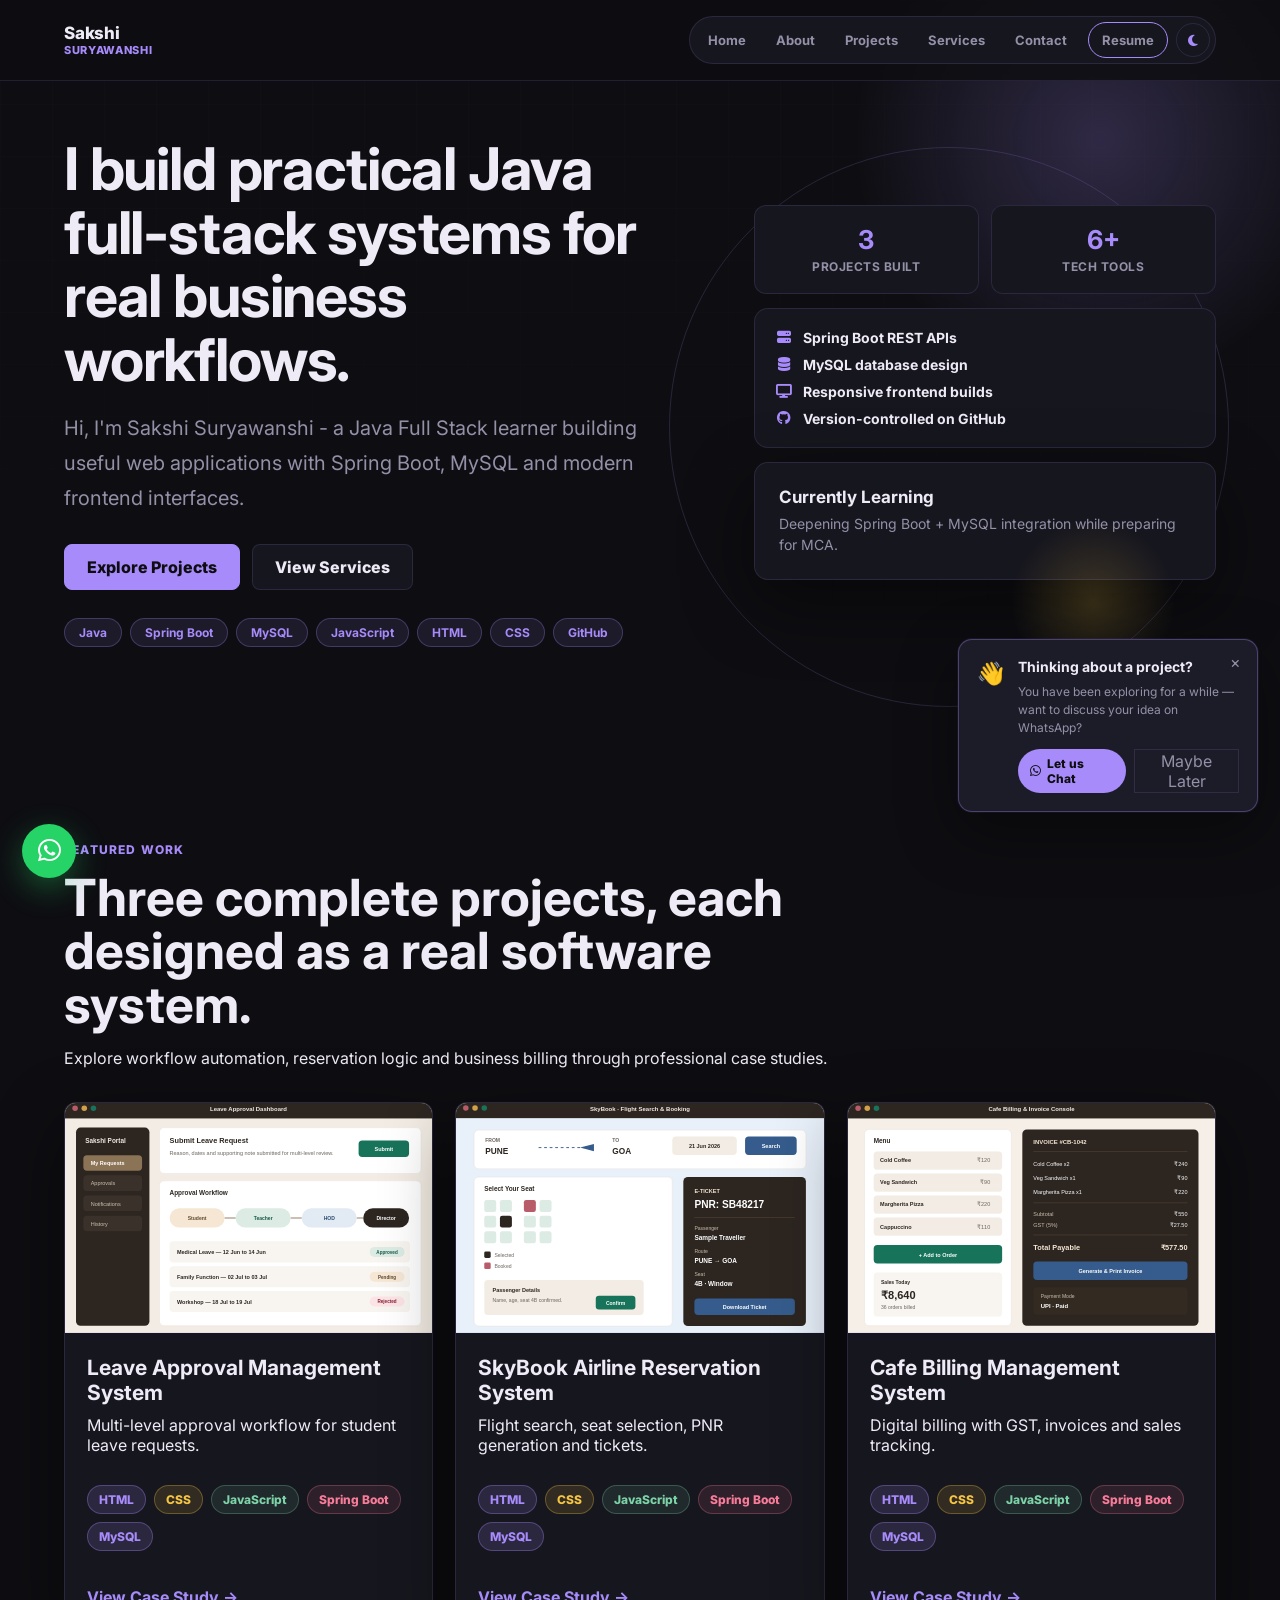
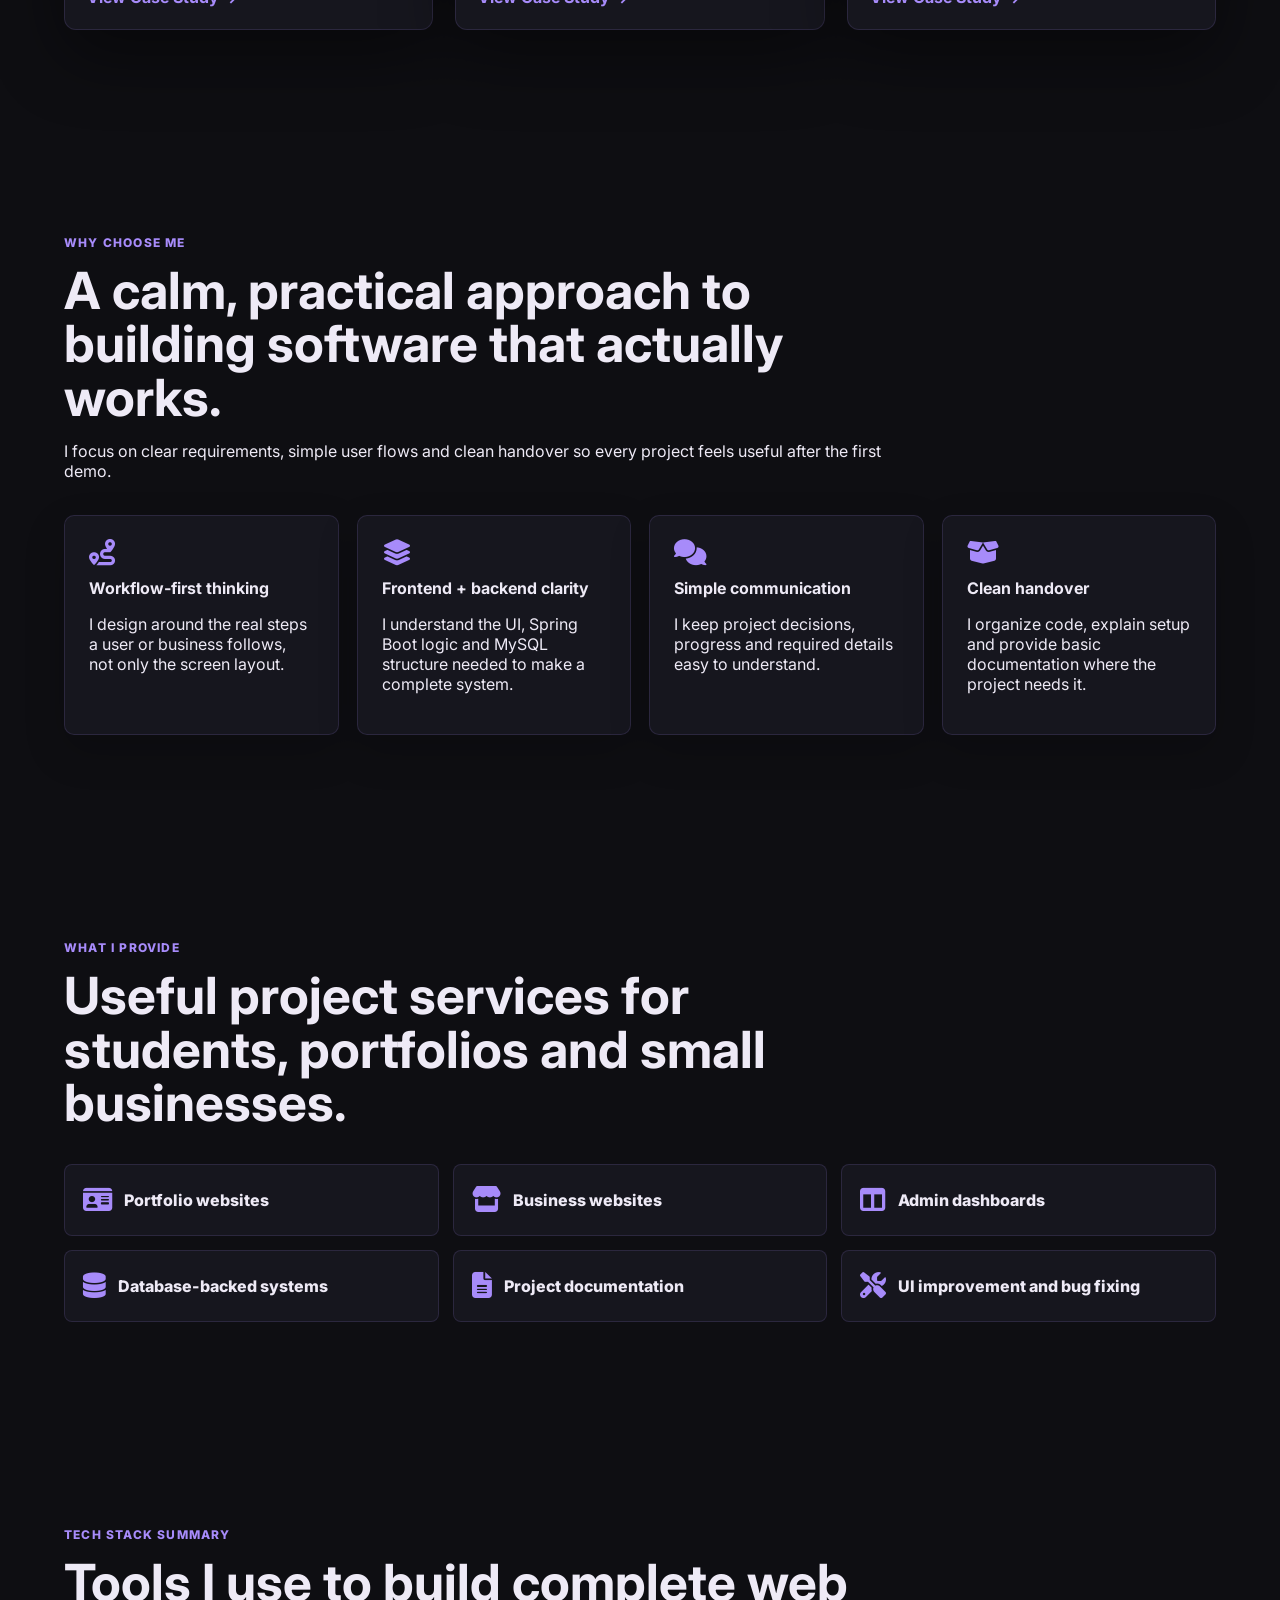
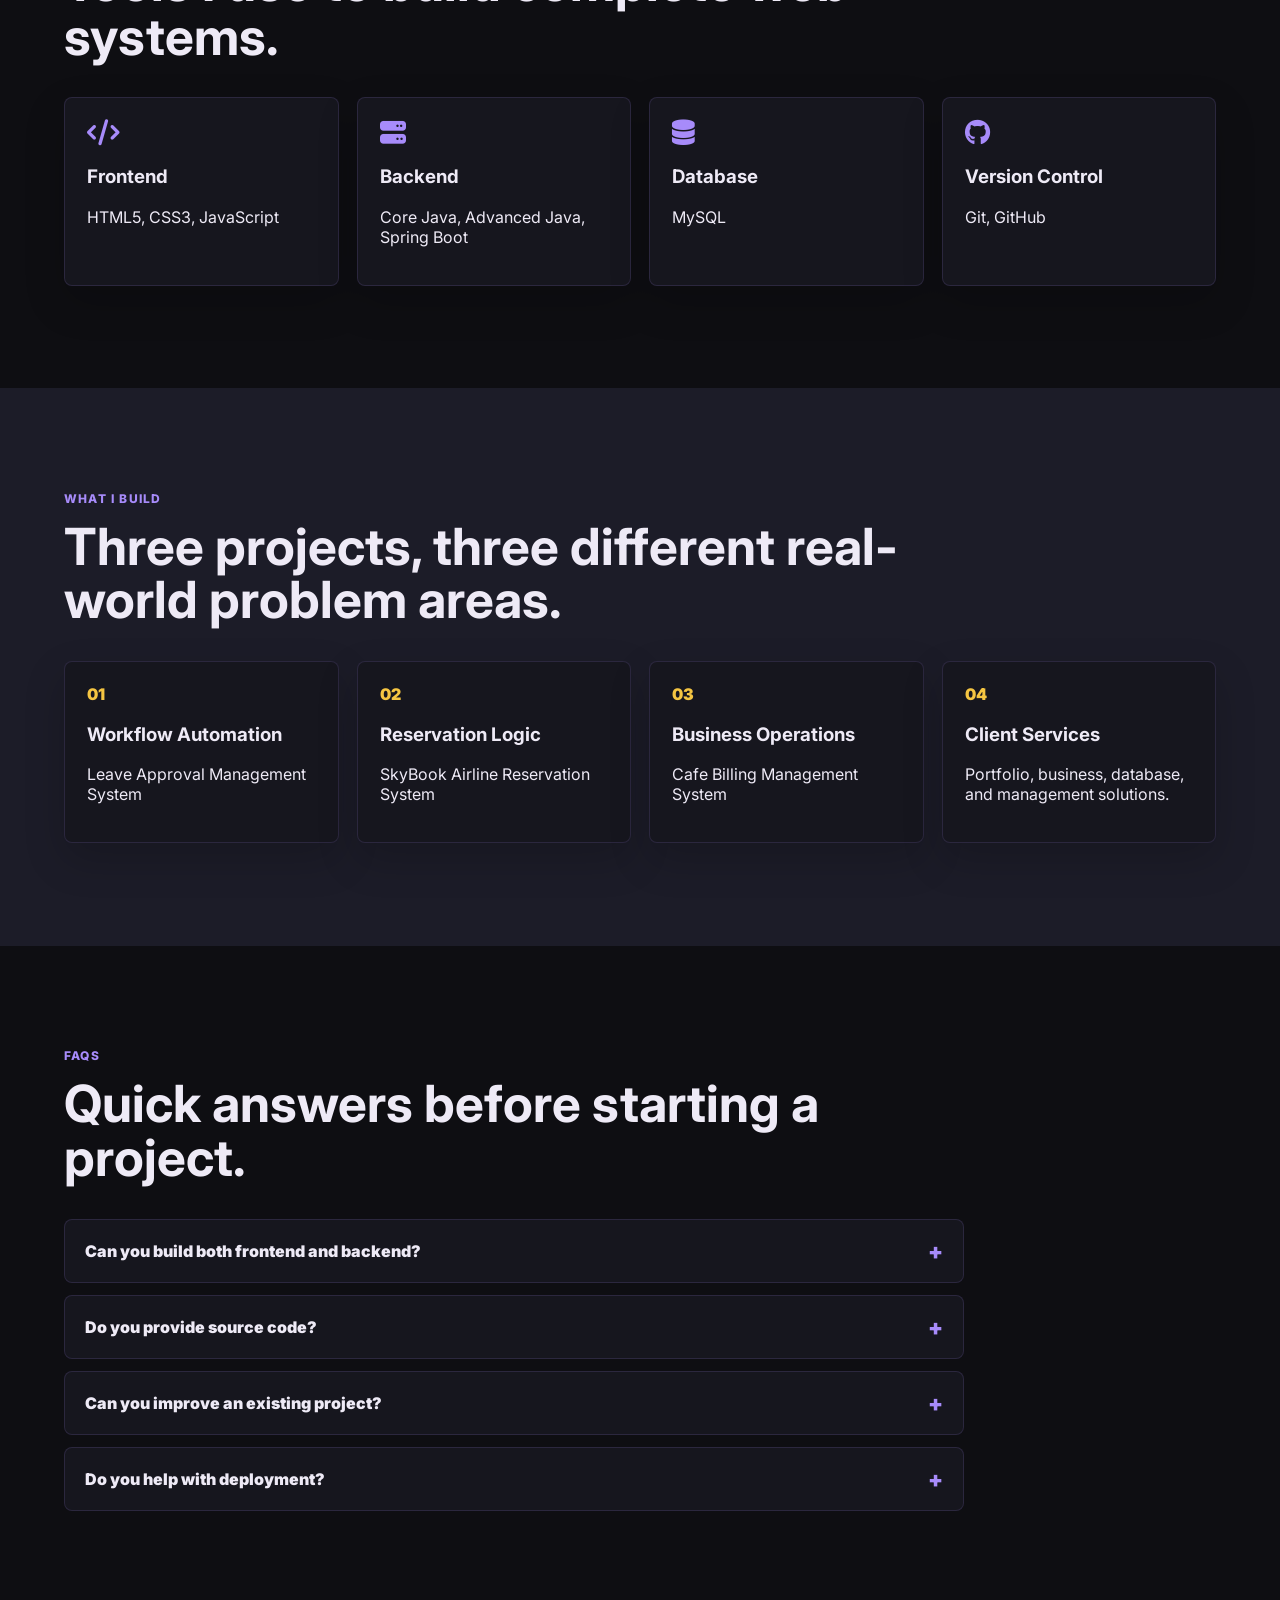
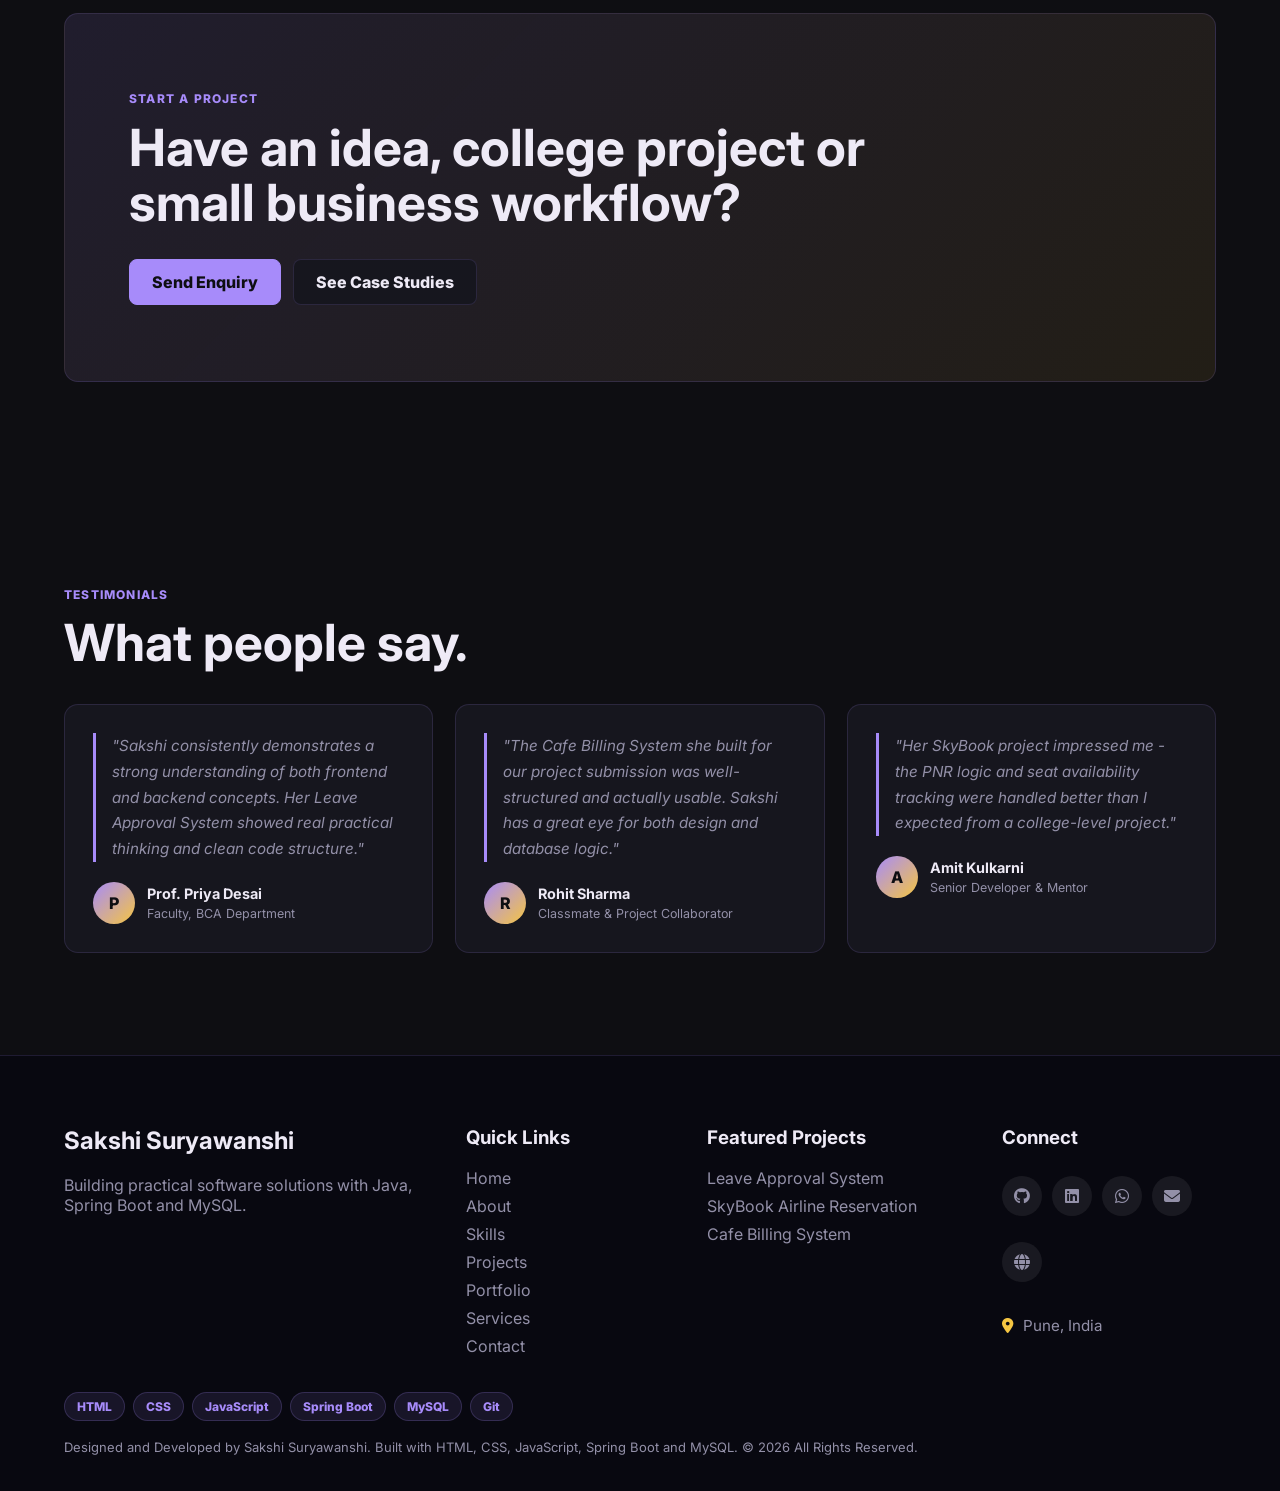
<file: frontend/index.html>
<!doctype html>
<html lang="en">
  <head>
  <script>document.documentElement.setAttribute("data-theme",localStorage.getItem("theme")||"dark");</script>
    <meta charset="UTF-8" />
    <meta name="viewport" content="width=device-width, initial-scale=1.0" />
    <title>Sakshi Suryawanshi | Java Full Stack Portfolio</title>

    <script type="application/ld+json">
      {
        "@context": "https://schema.org",
        "@type": "Person",
        "name": "Sakshi Suryawanshi",
        "jobTitle": "Java Full Stack Developer",
        "knowsAbout": [
          "Java",
          "Spring Boot",
          "MySQL",
          "HTML",
          "CSS",
          "JavaScript"
        ],
        "alumniOf": "Bharati Vidyapeeth",
        "url": "https://yourdomain.com"
      }
    </script>

    <link rel="preconnect" href="https://fonts.googleapis.com" />
    <link rel="preconnect" href="https://fonts.gstatic.com" crossorigin />
    <link
      href="https://fonts.googleapis.com/css2?family=Inter:wght@400;500;600;700;800&display=swap"
      rel="stylesheet"
    />
    <link
      rel="stylesheet"
      href="https://cdnjs.cloudflare.com/ajax/libs/font-awesome/6.5.2/css/all.min.css"
    />
    <link rel="stylesheet" href="styles.css" />
  </head>
  <body>
    <div class="scroll-progress" data-scroll-progress></div>
    <header class="site-header">
      <a class="brand" href="index.html">Sakshi<span>Suryawanshi</span></a>
      <nav class="nav">
        <a href="index.html" class="active">Home</a>
        <a href="about.html">About</a>
        <a href="projects.html">Projects</a>
        <a href="services.html">Services</a>
        <a href="contact.html">Contact</a>
        <a href="resume.pdf" download class="btn-nav-resume">Resume</a>
        <button
          class="theme-toggle"
          data-theme-toggle
          aria-label="Toggle dark/light mode"
        >
          <i class="fa-solid fa-moon"></i>
        </button>
      </nav>
    </header>

    <main>
      <section class="hero" id="home">
        <div class="hero-copy reveal">
          <h1>
            I build practical Java full-stack systems for real business
            workflows.
          </h1>
          <p class="hero-text">
            Hi, I'm Sakshi Suryawanshi - a Java Full Stack learner building
            useful web applications with Spring Boot, MySQL and modern frontend
            interfaces.
          </p>
          <div class="hero-actions">
            <a class="btn primary" href="projects.html">Explore Projects</a>
            <a class="btn ghost" href="services.html">View Services</a>
          </div>
          <div class="metric-row tech-badges">
            <span>Java</span><span>Spring Boot</span><span>MySQL</span
            ><span>JavaScript</span><span>HTML</span><span>CSS</span
            ><span>GitHub</span>
          </div>
        </div>
        <div class="hero-visual reveal">
          <div class="hero-visual-stats">
            <div><strong>3</strong><span>Projects Built</span></div>
            <div><strong>6+</strong><span>Tech Tools</span></div>
          </div>
          <div class="hero-visual-list">
            <div><i class="fa-solid fa-server"></i> Spring Boot REST APIs</div>
            <div>
              <i class="fa-solid fa-database"></i> MySQL database design
            </div>
            <div>
              <i class="fa-solid fa-display"></i> Responsive frontend builds
            </div>
            <div>
              <i class="fa-brands fa-github"></i> Version-controlled on GitHub
            </div>
          </div>
          <div class="hero-visual-card">
            <h3>Currently Learning</h3>
            <p>
              Deepening Spring Boot + MySQL integration while preparing for MCA.
            </p>
          </div>
        </div>
      </section>

      <section class="featured-work" id="work">
        <div class="section-heading reveal">
          <p class="eyebrow">Featured Work</p>
          <h2>
            Three complete projects, each designed as a real software system.
          </h2>
          <p>
            Explore workflow automation, reservation logic and business billing
            through professional case studies.
          </p>
        </div>
        <div class="featured-project-grid reveal">
          <a class="featured-project-card" href="leave-approval.html">
            <div class="project-thumb leave-screen"></div>
            <div class="project-card-body">
              <h3>Leave Approval Management System</h3>
              <p>Multi-level approval workflow for student leave requests.</p>
              <div class="tech-pills">
                <span>HTML</span><span>CSS</span><span>JavaScript</span
                ><span>Spring Boot</span><span>MySQL</span>
              </div>
              <strong>View Case Study -></strong>
            </div>
          </a>
          <a class="featured-project-card" href="skybook.html">
            <div class="project-thumb sky-screen"></div>
            <div class="project-card-body">
              <h3>SkyBook Airline Reservation System</h3>
              <p>Flight search, seat selection, PNR generation and tickets.</p>
              <div class="tech-pills">
                <span>HTML</span><span>CSS</span><span>JavaScript</span
                ><span>Spring Boot</span><span>MySQL</span>
              </div>
              <strong>View Case Study -></strong>
            </div>
          </a>
          <a class="featured-project-card" href="cafe-billing.html">
            <div class="project-thumb cafe-screen"></div>
            <div class="project-card-body">
              <h3>Cafe Billing Management System</h3>
              <p>Digital billing with GST, invoices and sales tracking.</p>
              <div class="tech-pills">
                <span>HTML</span><span>CSS</span><span>JavaScript</span
                ><span>Spring Boot</span><span>MySQL</span>
              </div>
              <strong>View Case Study -></strong>
            </div>
          </a>
        </div>
      </section>

      <section class="choice-section" id="why-me">
        <div class="section-heading reveal">
          <p class="eyebrow">Why Choose Me</p>
          <h2>A calm, practical approach to building software that actually works.</h2>
          <p>
            I focus on clear requirements, simple user flows and clean handover
            so every project feels useful after the first demo.
          </p>
        </div>
        <div class="choice-grid">
          <article class="choice-card reveal">
            <i class="fa-solid fa-route"></i>
            <h3>Workflow-first thinking</h3>
            <p>I design around the real steps a user or business follows, not only the screen layout.</p>
          </article>
          <article class="choice-card reveal">
            <i class="fa-solid fa-layer-group"></i>
            <h3>Frontend + backend clarity</h3>
            <p>I understand the UI, Spring Boot logic and MySQL structure needed to make a complete system.</p>
          </article>
          <article class="choice-card reveal">
            <i class="fa-solid fa-comments"></i>
            <h3>Simple communication</h3>
            <p>I keep project decisions, progress and required details easy to understand.</p>
          </article>
          <article class="choice-card reveal">
            <i class="fa-solid fa-box-open"></i>
            <h3>Clean handover</h3>
            <p>I organize code, explain setup and provide basic documentation where the project needs it.</p>
          </article>
        </div>
      </section>

      <section class="provide-section" id="provide">
        <div class="section-heading reveal">
          <p class="eyebrow">What I Provide</p>
          <h2>Useful project services for students, portfolios and small businesses.</h2>
        </div>
        <div class="provide-grid reveal">
          <span><i class="fa-solid fa-id-card"></i> Portfolio websites</span>
          <span><i class="fa-solid fa-store"></i> Business websites</span>
          <span><i class="fa-solid fa-table-columns"></i> Admin dashboards</span>
          <span><i class="fa-solid fa-database"></i> Database-backed systems</span>
          <span><i class="fa-solid fa-file-lines"></i> Project documentation</span>
          <span><i class="fa-solid fa-screwdriver-wrench"></i> UI improvement and bug fixing</span>
        </div>
      </section>

      <section id="skills" class="stack-section">
        <div class="section-heading reveal">
          <p class="eyebrow">Tech Stack Summary</p>
          <h2>Tools I use to build complete web systems.</h2>
        </div>
        <div class="stack-grid reveal">
          <article>
            <i class="fa-solid fa-code"></i>
            <h3>Frontend</h3>
            <p>HTML5, CSS3, JavaScript</p>
          </article>
          <article>
            <i class="fa-solid fa-server"></i>
            <h3>Backend</h3>
            <p>Core Java, Advanced Java, Spring Boot</p>
          </article>
          <article>
            <i class="fa-solid fa-database"></i>
            <h3>Database</h3>
            <p>MySQL</p>
          </article>
          <article>
            <i class="fa-brands fa-github"></i>
            <h3>Version Control</h3>
            <p>Git, GitHub</p>
          </article>
        </div>
      </section>

      <section class="lab-band" id="about-band">
        <div class="section-heading reveal">
          <p class="eyebrow">What I Build</p>
          <h2>Three projects, three different real-world problem areas.</h2>
        </div>
        <div class="lab-grid">
          <article class="lab-card reveal">
            <span>01</span>
            <h3>Workflow Automation</h3>
            <p>Leave Approval Management System</p>
          </article>
          <article class="lab-card reveal">
            <span>02</span>
            <h3>Reservation Logic</h3>
            <p>SkyBook Airline Reservation System</p>
          </article>
          <article class="lab-card reveal">
            <span>03</span>
            <h3>Business Operations</h3>
            <p>Cafe Billing Management System</p>
          </article>
          <article class="lab-card reveal">
            <span>04</span>
            <h3>Client Services</h3>
            <p>Portfolio, business, database, and management solutions.</p>
          </article>
        </div>
      </section>

      <section class="faq-section" id="faq">
        <div class="section-heading reveal">
          <p class="eyebrow">FAQs</p>
          <h2>Quick answers before starting a project.</h2>
        </div>
        <div class="faq-list reveal">
          <details>
            <summary>Can you build both frontend and backend?</summary>
            <p>Yes. I can build responsive frontend pages and connect them with Java, Spring Boot and MySQL.</p>
          </details>
          <details>
            <summary>Do you provide source code?</summary>
            <p>Yes. I can provide organized source code with setup notes and project explanation.</p>
          </details>
          <details>
            <summary>Can you improve an existing project?</summary>
            <p>Yes. I can improve layout, fix form validation, polish UI and help make project pages more professional.</p>
          </details>
          <details>
            <summary>Do you help with deployment?</summary>
            <p>Yes. For static websites I can help with Netlify-style deployment, and for full-stack apps I can guide the setup requirements.</p>
          </details>
        </div>
      </section>

      <section class="home-cta reveal">
        <p class="eyebrow">Start A Project</p>
        <h2>Have an idea, college project or small business workflow?</h2>
        <div class="hero-actions">
          <a class="btn primary" href="contact.html">Send Enquiry</a>
          <a class="btn ghost" href="projects.html">See Case Studies</a>
        </div>
      </section>
    </main>

    <section class="testimonials-section" id="testimonials">
      <div class="section-heading reveal">
        <p class="eyebrow">Testimonials</p>
        <h2>What people say.</h2>
      </div>
      <div class="testimonials-grid">
        <article class="testimonial-card reveal">
          <div class="testimonial-quote">
            "Sakshi consistently demonstrates a strong understanding of both
            frontend and backend concepts. Her Leave Approval System showed real
            practical thinking and clean code structure."
          </div>
          <div class="testimonial-author">
            <div class="author-avatar">P</div>
            <div>
              <strong>Prof. Priya Desai</strong
              ><span>Faculty, BCA Department</span>
            </div>
          </div>
        </article>
        <article class="testimonial-card reveal">
          <div class="testimonial-quote">
            "The Cafe Billing System she built for our project submission was
            well-structured and actually usable. Sakshi has a great eye for both
            design and database logic."
          </div>
          <div class="testimonial-author">
            <div class="author-avatar">R</div>
            <div>
              <strong>Rohit Sharma</strong
              ><span>Classmate & Project Collaborator</span>
            </div>
          </div>
        </article>
        <article class="testimonial-card reveal">
          <div class="testimonial-quote">
            "Her SkyBook project impressed me - the PNR logic and seat
            availability tracking were handled better than I expected from a
            college-level project."
          </div>
          <div class="testimonial-author">
            <div class="author-avatar">A</div>
            <div>
              <strong>Amit Kulkarni</strong
              ><span>Senior Developer & Mentor</span>
            </div>
          </div>
        </article>
      </div>
    </section>

    <a
      class="whatsapp-float"
      href="https://wa.me/917499683725?text=Hi%20Sakshi%2C%20I%20saw%20your%20portfolio%20and%20would%20like%20to%20connect."
      target="_blank"
      rel="noopener"
      aria-label="Chat on WhatsApp"
      ><i class="fa-brands fa-whatsapp"></i
    ></a>
    <footer class="premium-footer">
      <div class="footer-grid">
        <section>
          <h2>Sakshi Suryawanshi</h2>
          <p>
            Building practical software solutions with Java, Spring Boot and
            MySQL.
          </p>
        </section>
        <section>
          <h3>Quick Links</h3>
          <a href="index.html">Home</a><a href="about.html">About</a
          ><a href="index.html#skills">Skills</a
          ><a href="projects.html">Projects</a><a href="index.html">Portfolio</a
          ><a href="services.html">Services</a
          ><a href="contact.html">Contact</a>
        </section>
        <section>
          <h3>Featured Projects</h3>
          <a href="leave-approval.html">Leave Approval System</a
          ><a href="skybook.html">SkyBook Airline Reservation</a
          ><a href="cafe-billing.html">Cafe Billing System</a>
        </section>
        <section>
          <h3>Connect</h3>
          <div class="footer-icons">
            <a
              href="https://github.com/Sakshii-18"
              aria-label="GitHub"
              target="_blank"
              ><i class="fa-brands fa-github"></i></a
            ><a
              href="https://www.linkedin.com/in/sakshi-suryawanshii/"
              aria-label="LinkedIn"
              target="_blank"
              ><i class="fa-brands fa-linkedin"></i></a
            ><a
              href="https://wa.me/917499683725?text=Hi%20Sakshi%2C%20I%20saw%20your%20portfolio%20and%20would%20like%20to%20connect."
              target="_blank"
              rel="noopener"
              aria-label="WhatsApp"
              ><i class="fa-brands fa-whatsapp"></i></a
            ><a
              href="mailto:ms.sakshisuryawanshi18@gmail.com"
              aria-label="Email"
              ><i class="fa-solid fa-envelope"></i></a
            ><a
              href="https://sakshi-suryawanshiportfolio.netlify.app/"
              target="_blank"
              rel="noopener"
              aria-label="Portfolio"
              ><i class="fa-solid fa-globe"></i
            ></a>
          </div>

          <div class="footer-location">
            <a
              href="https://maps.google.com/?q=Pune,Maharashtra,India"
              target="_blank"
              rel="noopener"
            >
              <i class="fa-solid fa-location-dot"></i>

               Pune, India
            </a>
          </div>
        </section>
      </div>
      <div class="footer-badges">
        <span>HTML</span><span>CSS</span><span>JavaScript</span
        ><span>Spring Boot</span><span>MySQL</span><span>Git</span>
      </div>
      <button class="back-top" data-back-top aria-label="Back to top">
        <i class="fa-solid fa-arrow-up"></i>
      </button>
      <p class="copyright">
        Designed and Developed by Sakshi Suryawanshi. Built with HTML, CSS,
        JavaScript, Spring Boot and MySQL. &copy; 2026 All Rights Reserved.
      </p>
    </footer>

    <script src="script.js"></script>
  </body>
</html>
</file>
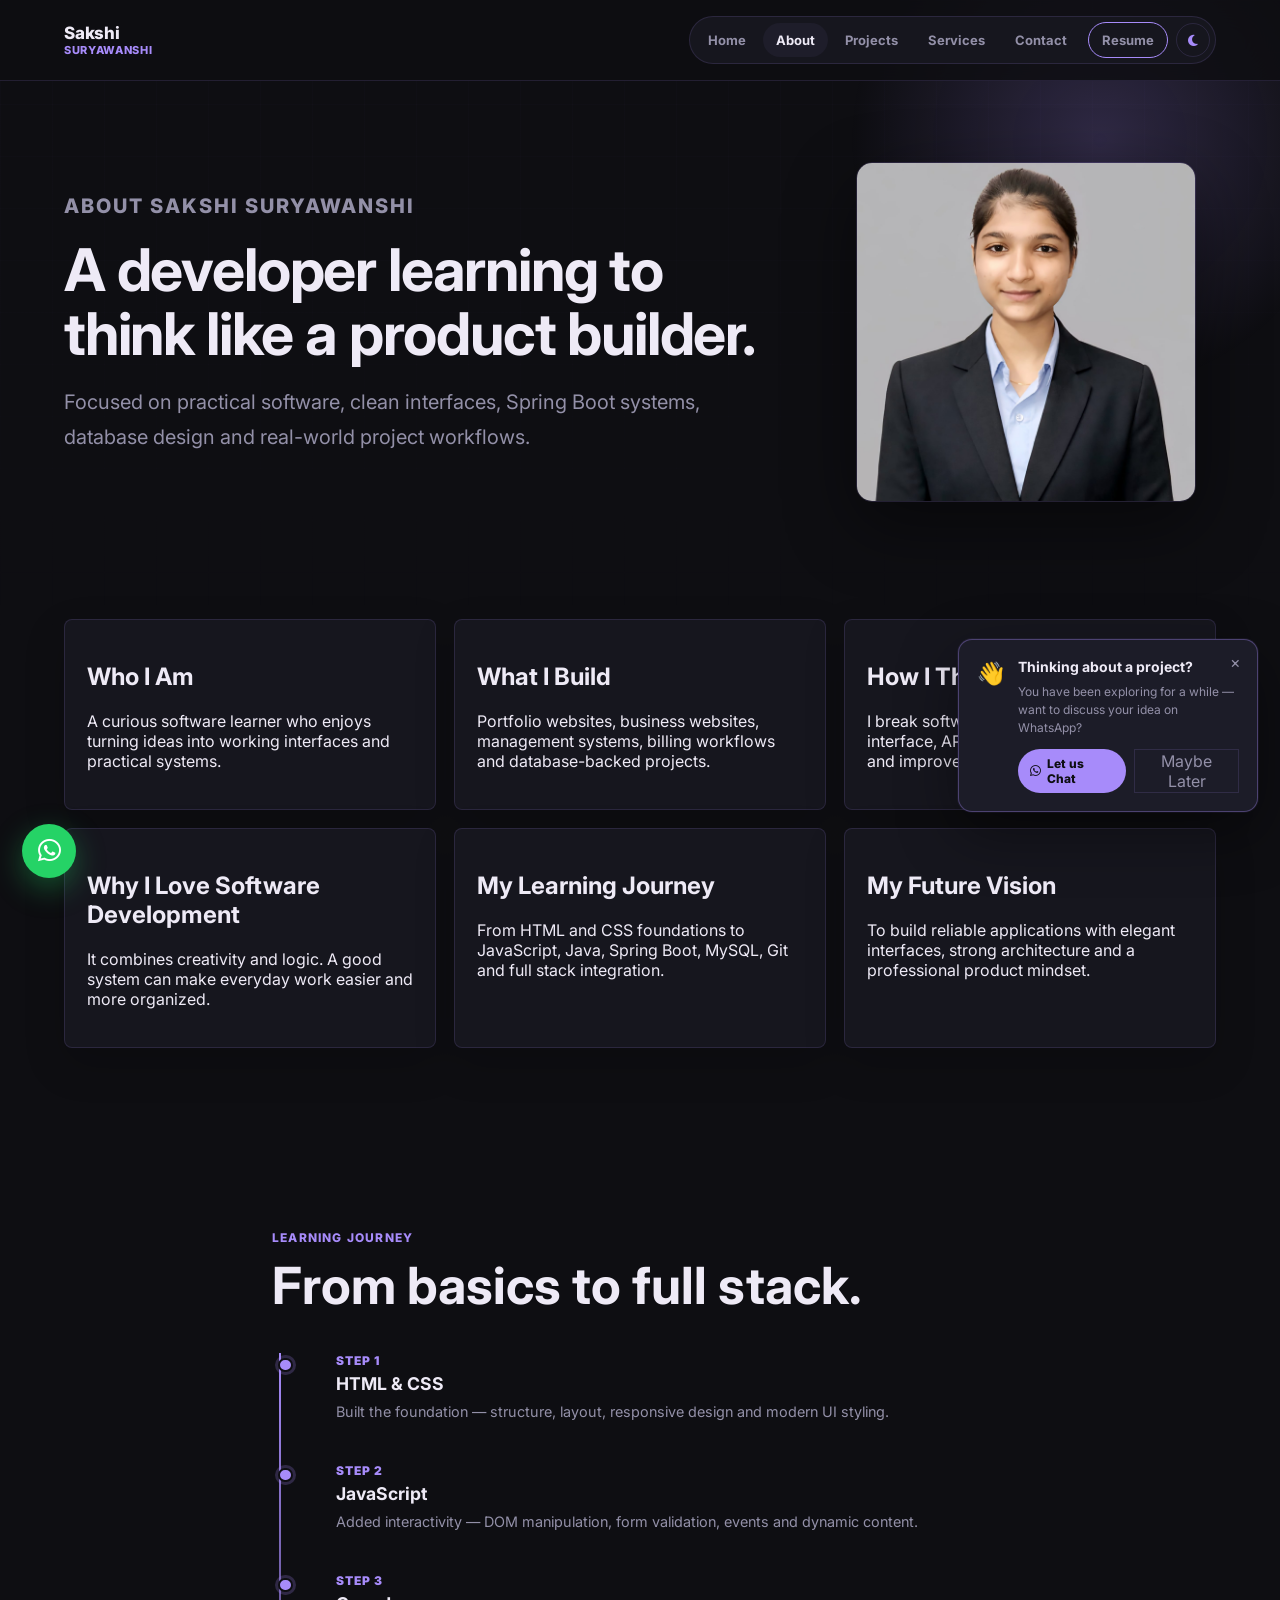
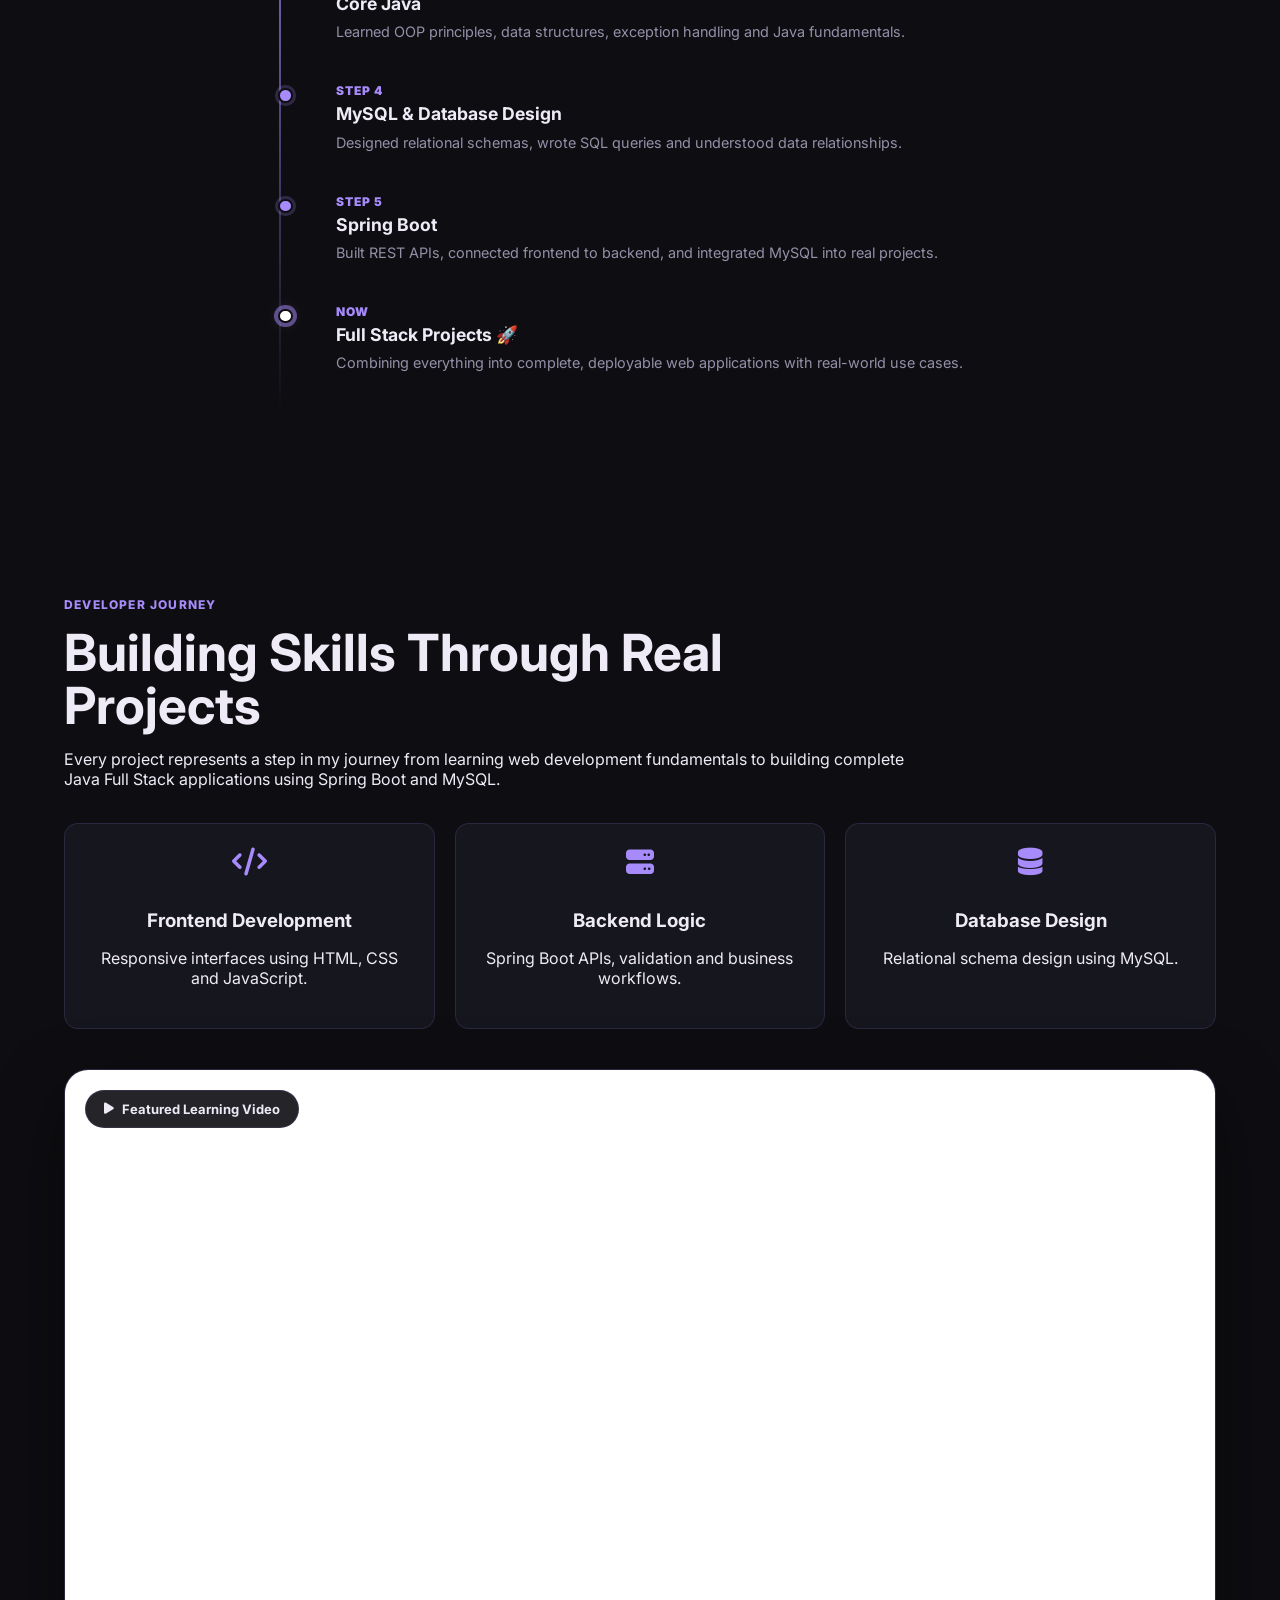
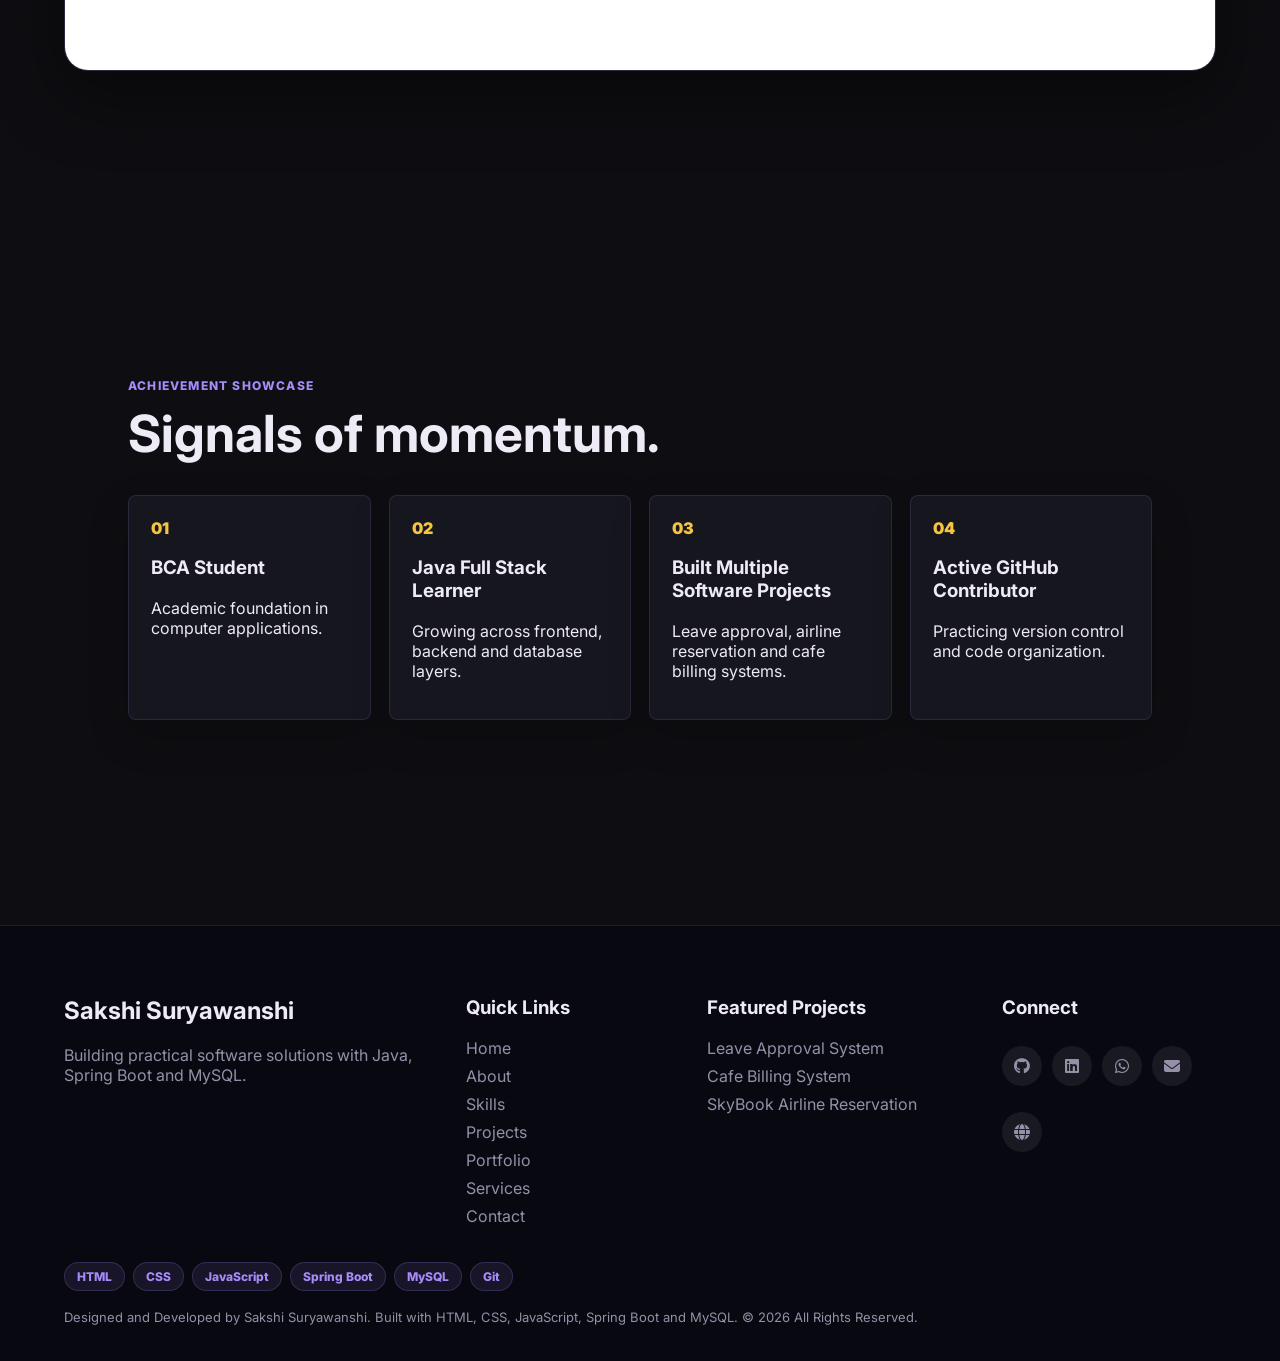
<file: frontend/about.html>
<!DOCTYPE html>
<html lang="en">
<head>
  <script>document.documentElement.setAttribute("data-theme", localStorage.getItem("theme") || "dark");</script>
  <meta charset="UTF-8">
  <meta name="viewport" content="width=device-width, initial-scale=1.0">
  <title>About | Sakshi Suryawanshi</title>
  <link rel="preconnect" href="https://fonts.googleapis.com">
  <link rel="preconnect" href="https://fonts.gstatic.com" crossorigin>
  <link href="https://fonts.googleapis.com/css2?family=Inter:wght@400;500;600;700;800&display=swap" rel="stylesheet">
  <link rel="stylesheet" href="https://cdnjs.cloudflare.com/ajax/libs/font-awesome/6.5.2/css/all.min.css">
  <link rel="stylesheet" href="styles.css">
</head>
<body>
  <div class="scroll-progress" data-scroll-progress></div>
  <header class="site-header">
    <a class="brand" href="index.html">Sakshi<span>Suryawanshi</span></a>
    <nav class="nav">
      <a href="index.html">Home</a>
      <a href="about.html" class="active">About</a>
      <a href="projects.html">Projects</a>
      <a href="services.html">Services</a>
      <a href="contact.html">Contact</a>
      <a href="resume.pdf" download class="btn-nav-resume">Resume</a><button class="theme-toggle" data-theme-toggle aria-label="Toggle dark/light mode"><i class="fa-solid fa-moon"></i></button>
    </nav>
  </header>

  <main>
    <section class="page-hero about-hero">
      <div class="reveal">
        <p class="eyebrow">About Sakshi Suryawanshi</p>
        <h1>A developer learning to think like a product builder.</h1>
        <p>Focused on practical software, clean interfaces, Spring Boot systems, database design and real-world project workflows.</p>
      </div>
      <div class="about-photo-space reveal">
        <img src="/assets/images/profile.jpeg" alt="Sakshi Suryawanshi" class="about-photo">
        
      </div>
    </section>

    <section class="story-grid">
      <article class="story-card reveal"><h2>Who I Am</h2><p>A curious software learner who enjoys turning ideas into working interfaces and practical systems.</p></article>
      <article class="story-card reveal"><h2>What I Build</h2><p>Portfolio websites, business websites, management systems, billing workflows and database-backed projects.</p></article>
      <article class="story-card reveal"><h2>How I Think</h2><p>I break software into clear flows: user need, interface, API, validation, database, testing and improvement.</p></article>
      <article class="story-card reveal"><h2>Why I Love Software Development</h2><p>It combines creativity and logic. A good system can make everyday work easier and more organized.</p></article>
      <article class="story-card reveal"><h2>My Learning Journey</h2><p>From HTML and CSS foundations to JavaScript, Java, Spring Boot, MySQL, Git and full stack integration.</p></article>
      <article class="story-card reveal"><h2>My Future Vision</h2><p>To build reliable applications with elegant interfaces, strong architecture and a professional product mindset.</p></article>
    </section>


    <section class="timeline-section">
      <div class="section-heading reveal">
        <p class="eyebrow">Learning Journey</p>
        <h2>From basics to full stack.</h2>
      </div>
      <div class="timeline">
        <div class="timeline-item reveal">
          <div class="timeline-dot"></div>
          <div class="timeline-content">
            <span class="timeline-year">Step 1</span>
            <h3>HTML & CSS</h3>
            <p>Built the foundation — structure, layout, responsive design and modern UI styling.</p>
          </div>
        </div>
        <div class="timeline-item reveal">
          <div class="timeline-dot"></div>
          <div class="timeline-content">
            <span class="timeline-year">Step 2</span>
            <h3>JavaScript</h3>
            <p>Added interactivity — DOM manipulation, form validation, events and dynamic content.</p>
          </div>
        </div>
        <div class="timeline-item reveal">
          <div class="timeline-dot"></div>
          <div class="timeline-content">
            <span class="timeline-year">Step 3</span>
            <h3>Core Java</h3>
            <p>Learned OOP principles, data structures, exception handling and Java fundamentals.</p>
          </div>
        </div>
        <div class="timeline-item reveal">
          <div class="timeline-dot"></div>
          <div class="timeline-content">
            <span class="timeline-year">Step 4</span>
            <h3>MySQL & Database Design</h3>
            <p>Designed relational schemas, wrote SQL queries and understood data relationships.</p>
          </div>
        </div>
        <div class="timeline-item reveal">
          <div class="timeline-dot"></div>
          <div class="timeline-content">
            <span class="timeline-year">Step 5</span>
            <h3>Spring Boot</h3>
            <p>Built REST APIs, connected frontend to backend, and integrated MySQL into real projects.</p>
          </div>
        </div>
        <div class="timeline-item reveal">
          <div class="timeline-dot active-step"></div>
          <div class="timeline-content">
            <span class="timeline-year">Now</span>
            <h3>Full Stack Projects 🚀</h3>
            <p>Combining everything into complete, deployable web applications with real-world use cases.</p>
          </div>
        </div>
      </div>
    </section>

    </section> <!-- Timeline Section Ends -->

<section class="journey-video-section reveal">

  <div class="section-heading">

    <p class="eyebrow">Developer Journey</p>

    <h2>Building Skills Through Real Projects</h2>

    <p>
      Every project represents a step in my journey from learning web
      development fundamentals to building complete Java Full Stack
      applications using Spring Boot and MySQL.
    </p>

  </div>

  <div class="video-highlights">

    <div class="highlight-card">
      <i class="fa-solid fa-code"></i>
      <h3>Frontend Development</h3>
      <p>Responsive interfaces using HTML, CSS and JavaScript.</p>
    </div>

    <div class="highlight-card">
      <i class="fa-solid fa-server"></i>
      <h3>Backend Logic</h3>
      <p>Spring Boot APIs, validation and business workflows.</p>
    </div>

    <div class="highlight-card">
      <i class="fa-solid fa-database"></i>
      <h3>Database Design</h3>
      <p>Relational schema design using MySQL.</p>
    </div>

  </div>


  <div class="video-showcase">

    <div class="video-badge">
      <i class="fa-solid fa-play"></i>
      Featured Learning Video
    </div>

    <iframe
      src="https://www.youtube.com/embed/sJGVcb5fn2c?si=g5Qcu83poG5kHps6"
      title="Website Template"
      allowfullscreen>
    </iframe>

  </div>

  
</section>

<section class="achievement-section">

    <section class="achievement-section">
      <div class="section-heading reveal"><p class="eyebrow">Achievement Showcase</p><h2>Signals of momentum.</h2></div>
      <div class="achievement-grid">
        <article class="achievement-card reveal"><span>01</span><h3>BCA Student</h3><p>Academic foundation in computer applications.</p></article>
        <article class="achievement-card reveal"><span>02</span><h3>Java Full Stack Learner</h3><p>Growing across frontend, backend and database layers.</p></article>
        <article class="achievement-card reveal"><span>03</span><h3>Built Multiple Software Projects</h3><p>Leave approval, airline reservation and cafe billing systems.</p></article>
        <article class="achievement-card reveal"><span>04</span><h3>Active GitHub Contributor</h3><p>Practicing version control and code organization.</p></article>
      </div>
    </section>
  </main>

  <a class="whatsapp-float" href="https://wa.me/917499683725?text=Hi%20Sakshi%2C%20I%20saw%20your%20portfolio%20and%20would%20like%20to%20connect." target="_blank" rel="noopener" aria-label="Chat on WhatsApp"><i class="fa-brands fa-whatsapp"></i></a>
  <footer class="premium-footer">
    <div class="footer-grid">
      <section><h2>Sakshi Suryawanshi</h2><p>Building practical software solutions with Java, Spring Boot and MySQL.</p></section>
      <section><h3>Quick Links</h3><a href="index.html">Home</a><a href="about.html">About</a><a href="index.html#skills">Skills</a><a href="projects.html">Projects</a><a href="index.html">Portfolio</a><a href="services.html">Services</a><a href="contact.html">Contact</a></section>
      <section><h3>Featured Projects</h3><a href="leave-approval.html">Leave Approval System</a><a href="cafe-billing.html">Cafe Billing System</a><a href="skybook.html">SkyBook Airline Reservation</a></section>
      <section><h3>Connect</h3><div class="footer-icons"><a href="https://github.com/Sakshii-18" target="_blank"><i class="fa-brands fa-github"></i></a><a href="https://www.linkedin.com/in/sakshi-suryawanshii/" target="_blank"><i class="fa-brands fa-linkedin"></i></a><a href="https://wa.me/917499683725?text=Hi%20Sakshi%2C%20I%20saw%20your%20portfolio%20and%20would%20like%20to%20connect." target="_blank" rel="noopener"><i class="fa-brands fa-whatsapp"></i></a><a href="mailto:ms.sakshisuryawanshi18@gmail.com"><i class="fa-solid fa-envelope"></i></a><a href="https://sakshi-suryawanshiportfolio.netlify.app/" target="_blank" rel="noopener"><i class="fa-solid fa-globe"></i></a></div></section>
    </div>
    <div class="footer-badges"><span>HTML</span><span>CSS</span><span>JavaScript</span><span>Spring Boot</span><span>MySQL</span><span>Git</span></div>
    <button class="back-top" data-back-top aria-label="Back to top"><i class="fa-solid fa-arrow-up"></i></button>
    <p class="copyright">Designed and Developed by Sakshi Suryawanshi. Built with HTML, CSS, JavaScript, Spring Boot and MySQL. © 2026 All Rights Reserved.</p>
  </footer>
  <script src="script.js"></script>
</body>
</html>
</file>
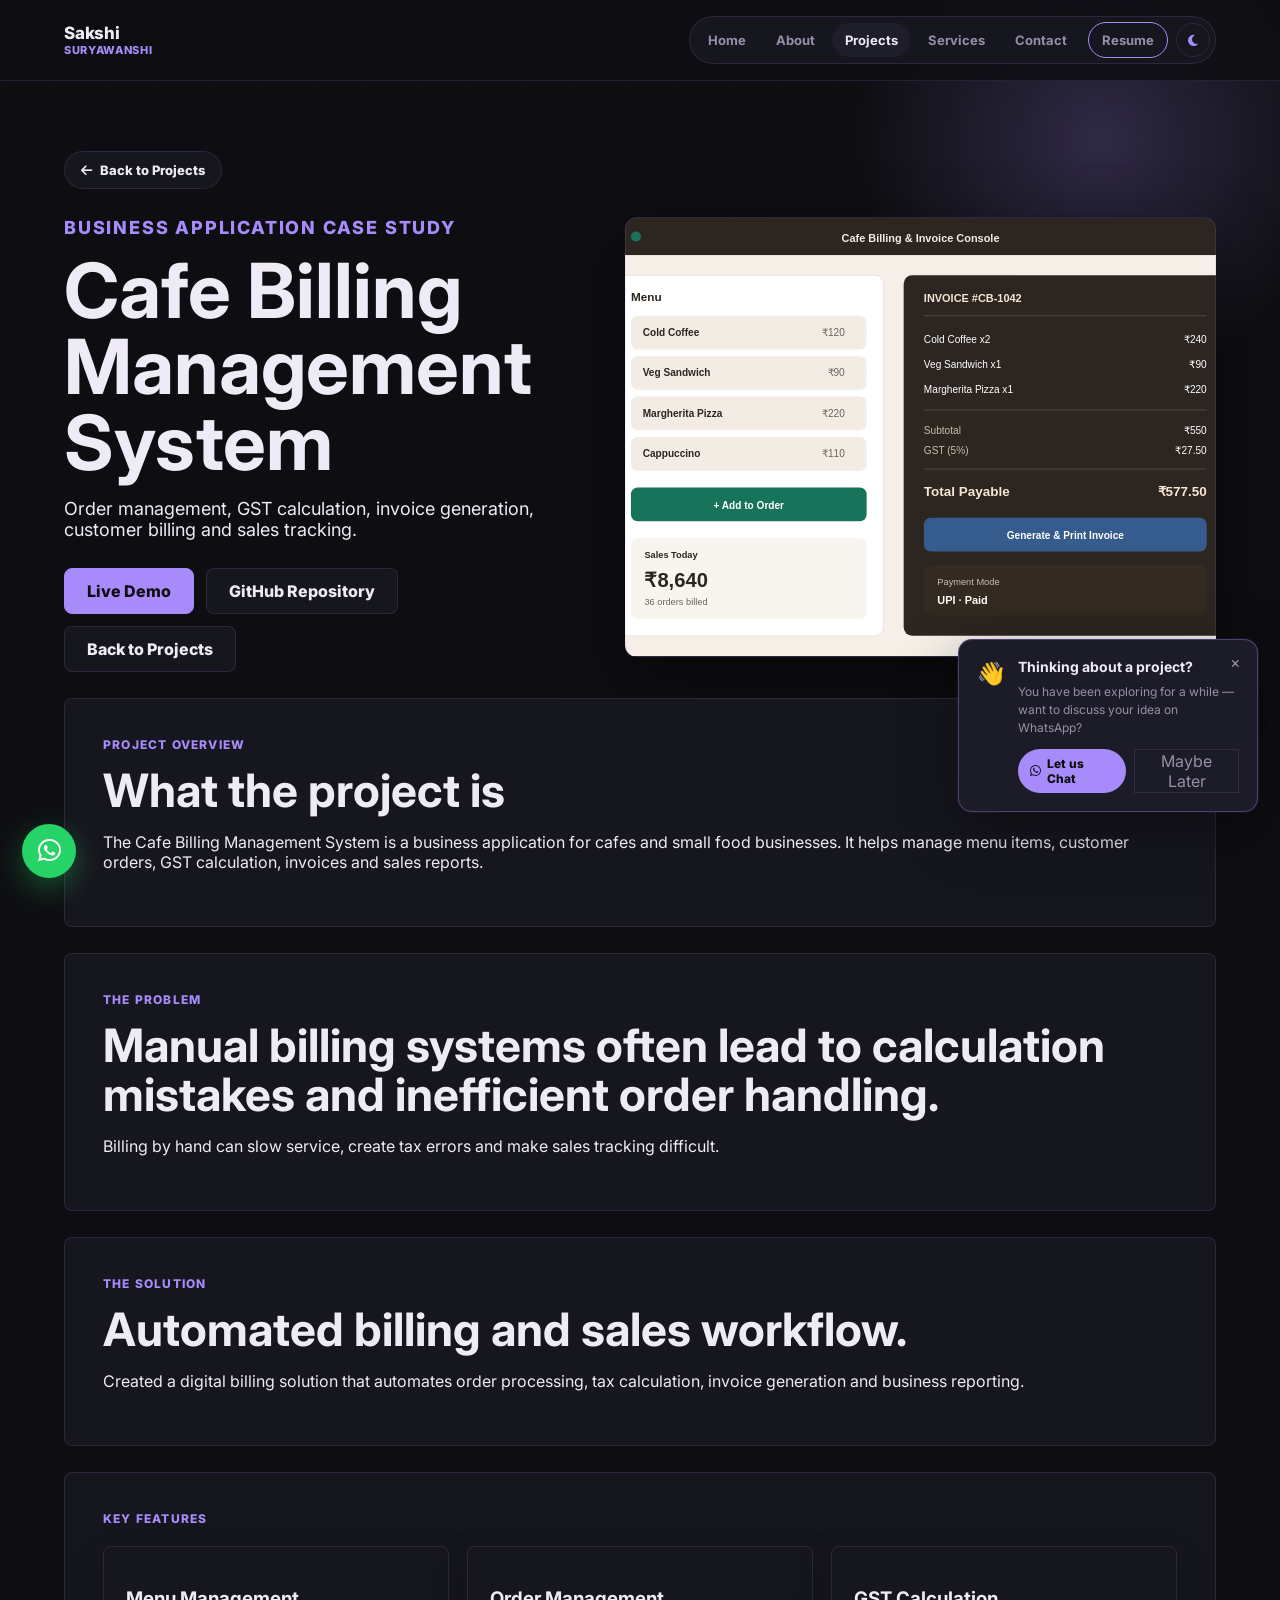
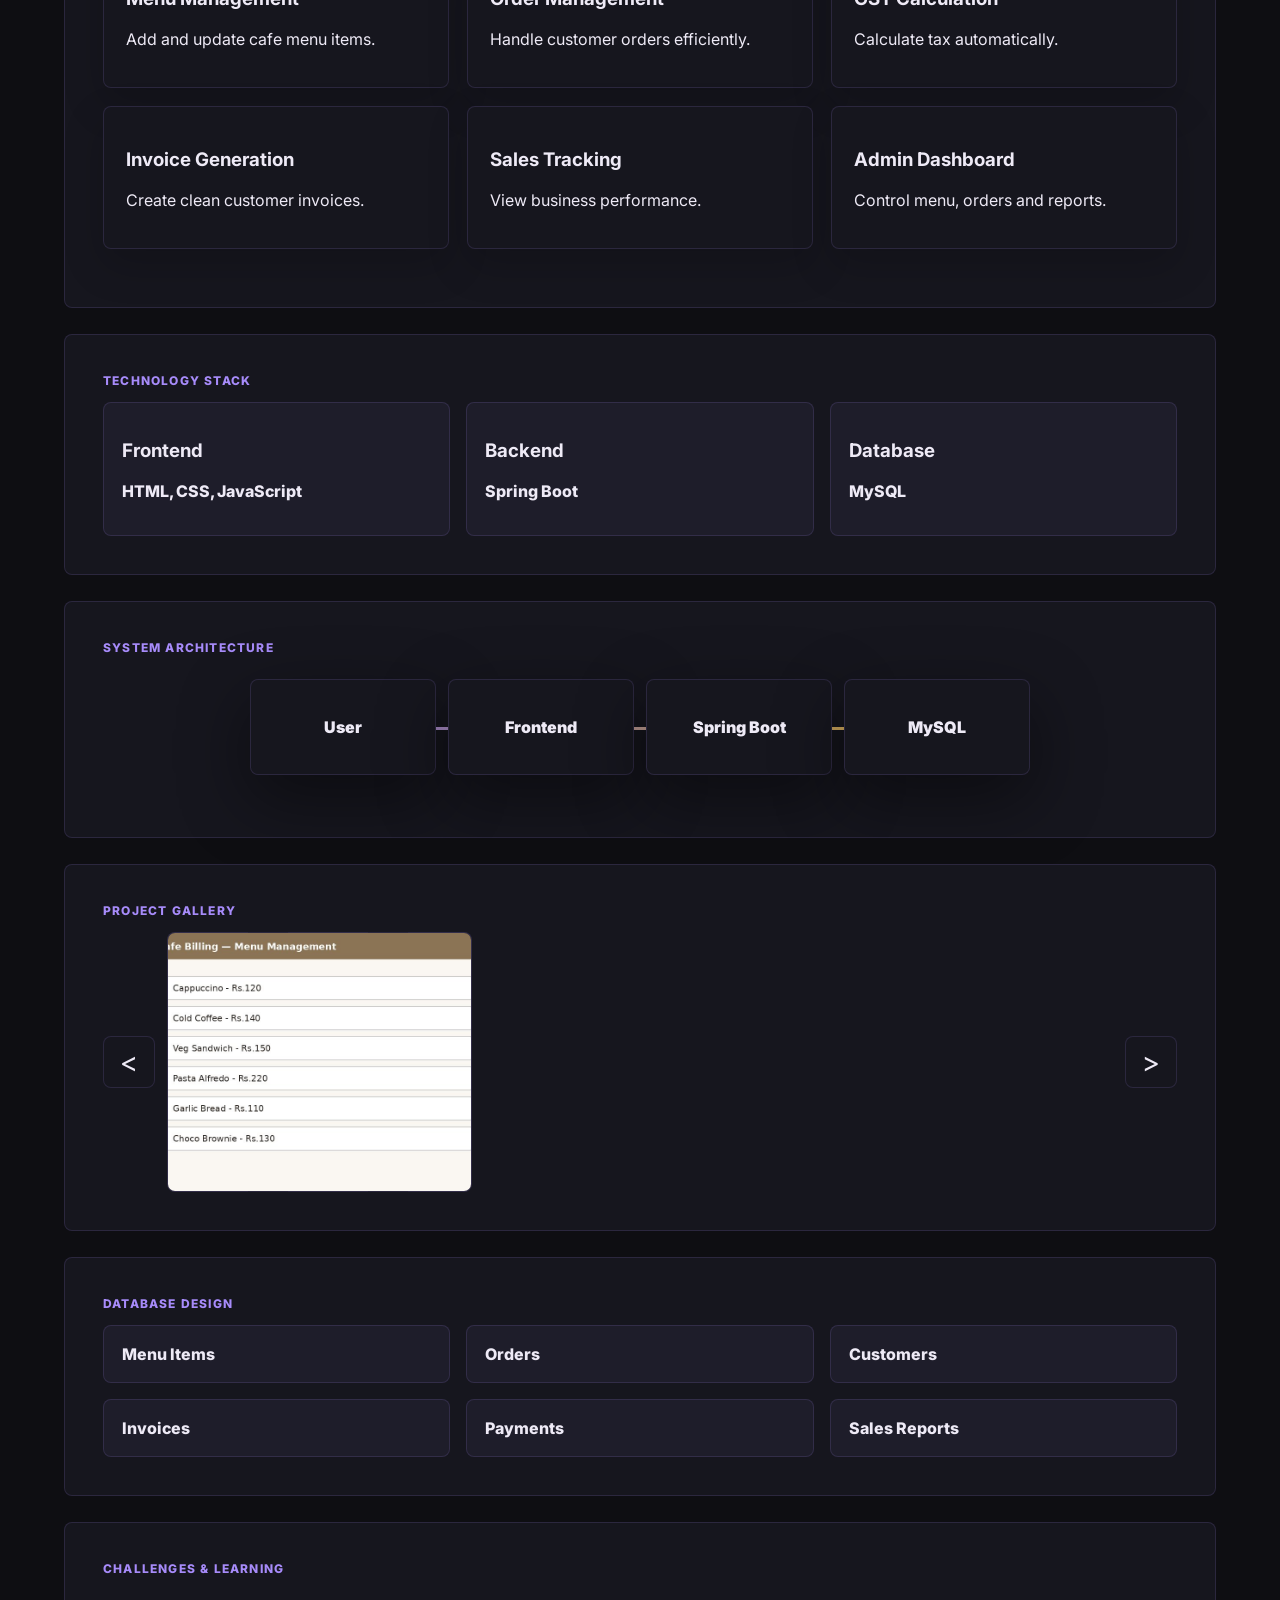
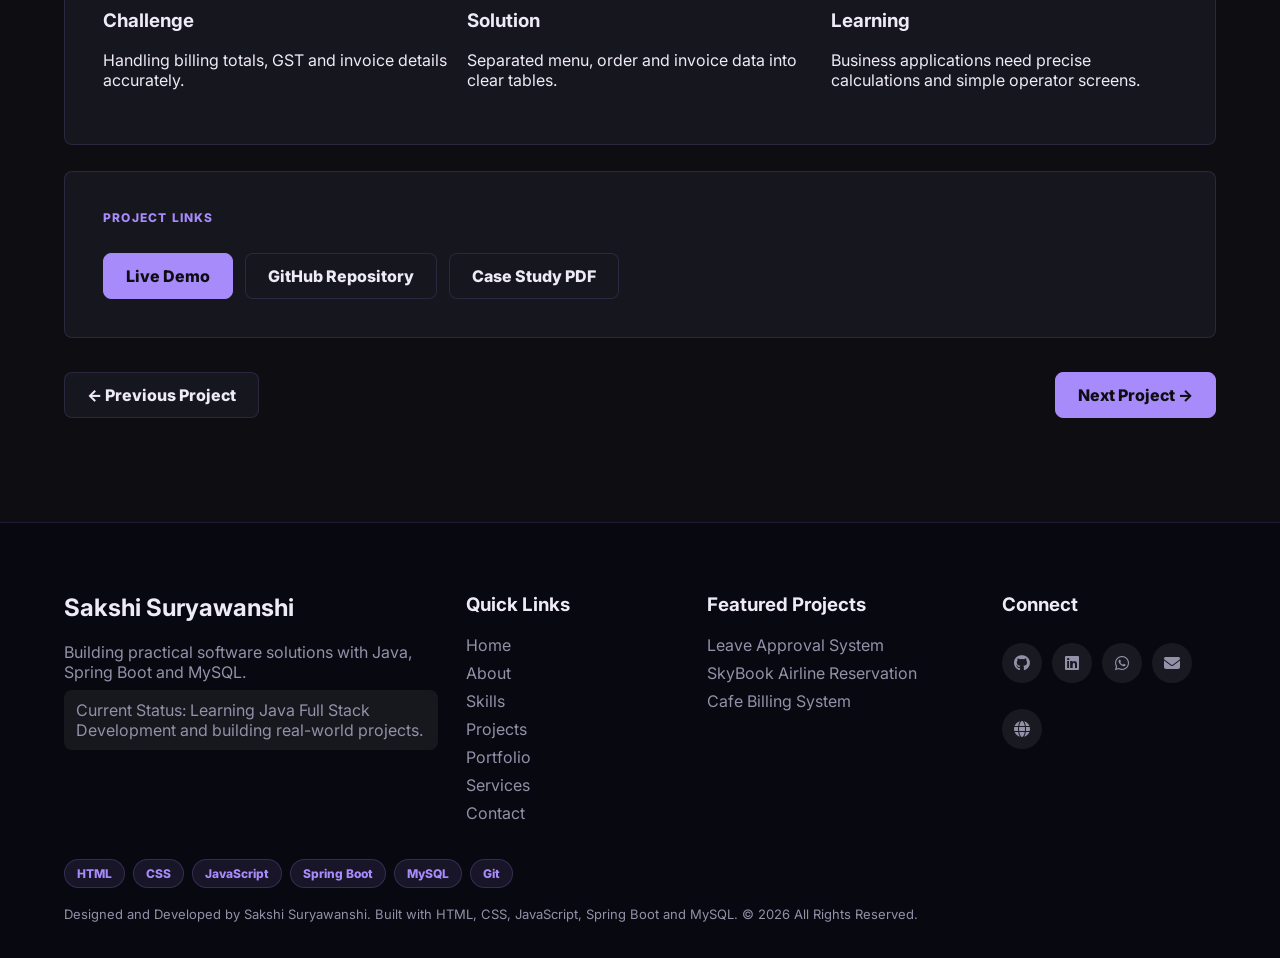
<file: frontend/cafe-billing.html>
<!doctype html>
<html lang="en">
  <head>
    <script>
      document.documentElement.setAttribute(
        "data-theme",
        localStorage.getItem("theme") || "dark",
      );
    </script>
    <meta charset="UTF-8" />
    <meta name="viewport" content="width=device-width, initial-scale=1.0" />
    <title>Cafe Billing Case Study | Sakshi Suryawanshi</title>
    <link rel="preconnect" href="https://fonts.googleapis.com" />
    <link rel="preconnect" href="https://fonts.gstatic.com" crossorigin />
    <link
      href="https://fonts.googleapis.com/css2?family=Inter:wght@400;500;600;700;800&display=swap"
      rel="stylesheet"
    />
    <link
      rel="stylesheet"
      href="https://cdnjs.cloudflare.com/ajax/libs/font-awesome/6.5.2/css/all.min.css"
    />
    <link rel="stylesheet" href="styles.css" />
  </head>
  <body>
    <div class="scroll-progress" data-scroll-progress></div>
    <header class="site-header">
      <a class="brand" href="index.html">Sakshi<span>Suryawanshi</span></a>
      <nav class="nav">
        <a href="index.html">Home</a><a href="about.html">About</a
        ><a href="projects.html" class="active">Projects</a
        ><a href="services.html">Services</a><a href="contact.html">Contact</a
        ><a href="resume.pdf" download class="btn-nav-resume">Resume</a
        ><button
          class="theme-toggle"
          data-theme-toggle
          aria-label="Toggle dark/light mode"
        >
          <i class="fa-solid fa-moon"></i>
        </button>
      </nav>
    </header>
    <main class="case-page">
      <a class="sticky-back" href="projects.html"
        ><i class="fa-solid fa-arrow-left"></i> Back to Projects</a
      >
      <section class="case-hero reveal">
        <div>
          <p class="eyebrow">Business Application Case Study</p>
          <h1>Cafe Billing Management System</h1>
          <p>
            Order management, GST calculation, invoice generation, customer
            billing and sales tracking.
          </p>
          <div class="project-actions">
            <a
              class="btn primary"
              href="https://sakshisuryawanshi.infy.click/cafebilling/"
              target="_blank"
              rel="noopener"
              >Live Demo</a
            ><a
              class="btn ghost"
              href="https://github.com/Sakshii-18"
              target="_blank"
              rel="noopener"
              >GitHub Repository</a
            ><a class="btn ghost" href="projects.html">Back to Projects</a>
          </div>
        </div>
        <div class="case-banner cafe-screen"></div>
      </section>
      <section class="case-section reveal">
        <p class="eyebrow">Project Overview</p>
        <h2>What the project is</h2>
        <p>
          The Cafe Billing Management System is a business application for cafes
          and small food businesses. It helps manage menu items, customer
          orders, GST calculation, invoices and sales reports.
        </p>
      </section>
      <section class="case-section reveal">
        <p class="eyebrow">The Problem</p>
        <h2>
          Manual billing systems often lead to calculation mistakes and
          inefficient order handling.
        </h2>
        <p>
          Billing by hand can slow service, create tax errors and make sales
          tracking difficult.
        </p>
      </section>
      <section class="case-section reveal">
        <p class="eyebrow">The Solution</p>
        <h2>Automated billing and sales workflow.</h2>
        <p>
          Created a digital billing solution that automates order processing,
          tax calculation, invoice generation and business reporting.
        </p>
      </section>
      <section class="case-section reveal">
        <p class="eyebrow">Key Features</p>
        <div class="feature-grid">
          <article>
            <h3>Menu Management</h3>
            <p>Add and update cafe menu items.</p>
          </article>
          <article>
            <h3>Order Management</h3>
            <p>Handle customer orders efficiently.</p>
          </article>
          <article>
            <h3>GST Calculation</h3>
            <p>Calculate tax automatically.</p>
          </article>
          <article>
            <h3>Invoice Generation</h3>
            <p>Create clean customer invoices.</p>
          </article>
          <article>
            <h3>Sales Tracking</h3>
            <p>View business performance.</p>
          </article>
          <article>
            <h3>Admin Dashboard</h3>
            <p>Control menu, orders and reports.</p>
          </article>
        </div>
      </section>
      <section class="case-section reveal">
        <p class="eyebrow">Technology Stack</p>
        <div class="stack-columns">
          <article>
            <h3>Frontend</h3>
            <p>HTML, CSS, JavaScript</p>
          </article>
          <article>
            <h3>Backend</h3>
            <p>Spring Boot</p>
          </article>
          <article>
            <h3>Database</h3>
            <p>MySQL</p>
          </article>
        </div>
      </section>
      <section class="case-section reveal">
        <p class="eyebrow">System Architecture</p>
        <div class="architecture vertical-architecture">
          <button>User</button><button>Frontend</button
          ><button>Spring Boot</button><button>MySQL</button>
        </div>
      </section>
      <section class="case-section reveal">
        <p class="eyebrow">Project Gallery</p>
        <div class="gallery-carousel">
          <button data-carousel-prev>&lt;</button>
          <div class="gallery-strip" data-carousel>
            <div class="mock-screen cafe-menu active">
              <img
                src="[data-uri]"
                alt="Cafe Billing menu management screen"
              />
            </div>
            <div class="mock-screen cafe-invoice">
              <img
                src="[data-uri]"
                alt="Cafe Billing invoice screen"
              />
            </div>
            <div class="mock-screen cafe-dashboard">
              <img
                src="[data-uri]"
                alt="Cafe Billing admin dashboard"
              />
            </div>
          </div>
          <button data-carousel-next>&gt;</button>
        </div>
      </section>
      <section class="case-section reveal">
        <p class="eyebrow">Database Design</p>
        <div class="table-grid">
          <article>Menu Items</article>
          <article>Orders</article>
          <article>Customers</article>
          <article>Invoices</article>
          <article>Payments</article>
          <article>Sales Reports</article>
        </div>
      </section>
      <section class="case-section reveal">
        <p class="eyebrow">Challenges & Learning</p>
        <div class="behind-grid">
          <article>
            <h3>Challenge</h3>
            <p>Handling billing totals, GST and invoice details accurately.</p>
          </article>
          <article>
            <h3>Solution</h3>
            <p>Separated menu, order and invoice data into clear tables.</p>
          </article>
          <article>
            <h3>Learning</h3>
            <p>
              Business applications need precise calculations and simple
              operator screens.
            </p>
          </article>
        </div>
      </section>
      <section class="case-section reveal">
        <p class="eyebrow">Project Links</p>
        <div class="project-actions">
          <a
            class="btn primary"
            href="https://sakshisuryawanshi.infy.click/cafebilling/"
            target="_blank"
            rel="noopener"
            >Live Demo</a
          ><a
            class="btn ghost"
            href="https://github.com/Sakshii-18"
            target="_blank"
            rel="noopener"
            >GitHub Repository</a
          ><a class="btn ghost" href="cafe-billing-case-study.pdf" download
            >Case Study PDF</a
          >
        </div>
      </section>
      <nav class="next-project-nav reveal">
        <a class="btn ghost" href="skybook.html">&lt;- Previous Project</a
        ><a class="btn primary" href="leave-approval.html"
          >Next Project -&gt;</a
        >
      </nav>
    </main>
    <a
      class="whatsapp-float"
      href="https://wa.me/917499683725?text=Hi%20Sakshi%2C%20I%20saw%20your%20portfolio%20and%20would%20like%20to%20connect."
      target="_blank"
      rel="noopener"
      aria-label="Chat on WhatsApp"
      ><i class="fa-brands fa-whatsapp"></i
    ></a>
    <footer class="premium-footer">
      <div class="footer-grid">
        <section>
          <h2>Sakshi Suryawanshi</h2>
          <p>
            Building practical software solutions with Java, Spring Boot and
            MySQL.
          </p>
          <p class="status-dot">
            Current Status: Learning Java Full Stack Development and building
            real-world projects.
          </p>
        </section>
        <section>
          <h3>Quick Links</h3>
          <a href="index.html">Home</a><a href="about.html">About</a
          ><a href="index.html#skills">Skills</a
          ><a href="projects.html">Projects</a><a href="index.html">Portfolio</a
          ><a href="services.html">Services</a
          ><a href="contact.html">Contact</a>
        </section>
        <section>
          <h3>Featured Projects</h3>
          <a href="leave-approval.html">Leave Approval System</a
          ><a href="skybook.html">SkyBook Airline Reservation</a
          ><a href="cafe-billing.html">Cafe Billing System</a>
        </section>
        <section>
          <h3>Connect</h3>
          <div class="footer-icons">
            <a href="https://github.com/Sakshii-18" target="_blank"
              ><i class="fa-brands fa-github"></i></a
            ><a
              href="https://www.linkedin.com/in/sakshi-suryawanshii/"
              target="_blank"
              ><i class="fa-brands fa-linkedin"></i></a
            ><a
              href="https://wa.me/917499683725?text=Hi%20Sakshi%2C%20I%20saw%20your%20portfolio%20and%20would%20like%20to%20connect."
              target="_blank"
              rel="noopener"
              ><i class="fa-brands fa-whatsapp"></i></a
            ><a href="mailto:ms.sakshisuryawanshi18@gmail.com"
              ><i class="fa-solid fa-envelope"></i></a
            ><a
              href="https://sakshi-suryawanshiportfolio.netlify.app/"
              target="_blank"
              rel="noopener"
              ><i class="fa-solid fa-globe"></i
            ></a>
          </div>
        </section>
      </div>
      <div class="footer-badges">
        <span>HTML</span><span>CSS</span><span>JavaScript</span
        ><span>Spring Boot</span><span>MySQL</span><span>Git</span>
      </div>
      <button class="back-top" data-back-top>↑ Top</button>
      <p class="copyright">
        Designed and Developed by Sakshi Suryawanshi. Built with HTML, CSS,
        JavaScript, Spring Boot and MySQL. © 2026 All Rights Reserved.
      </p>
    </footer>
    <script src="script.js"></script>
  </body>
</html>
</file>
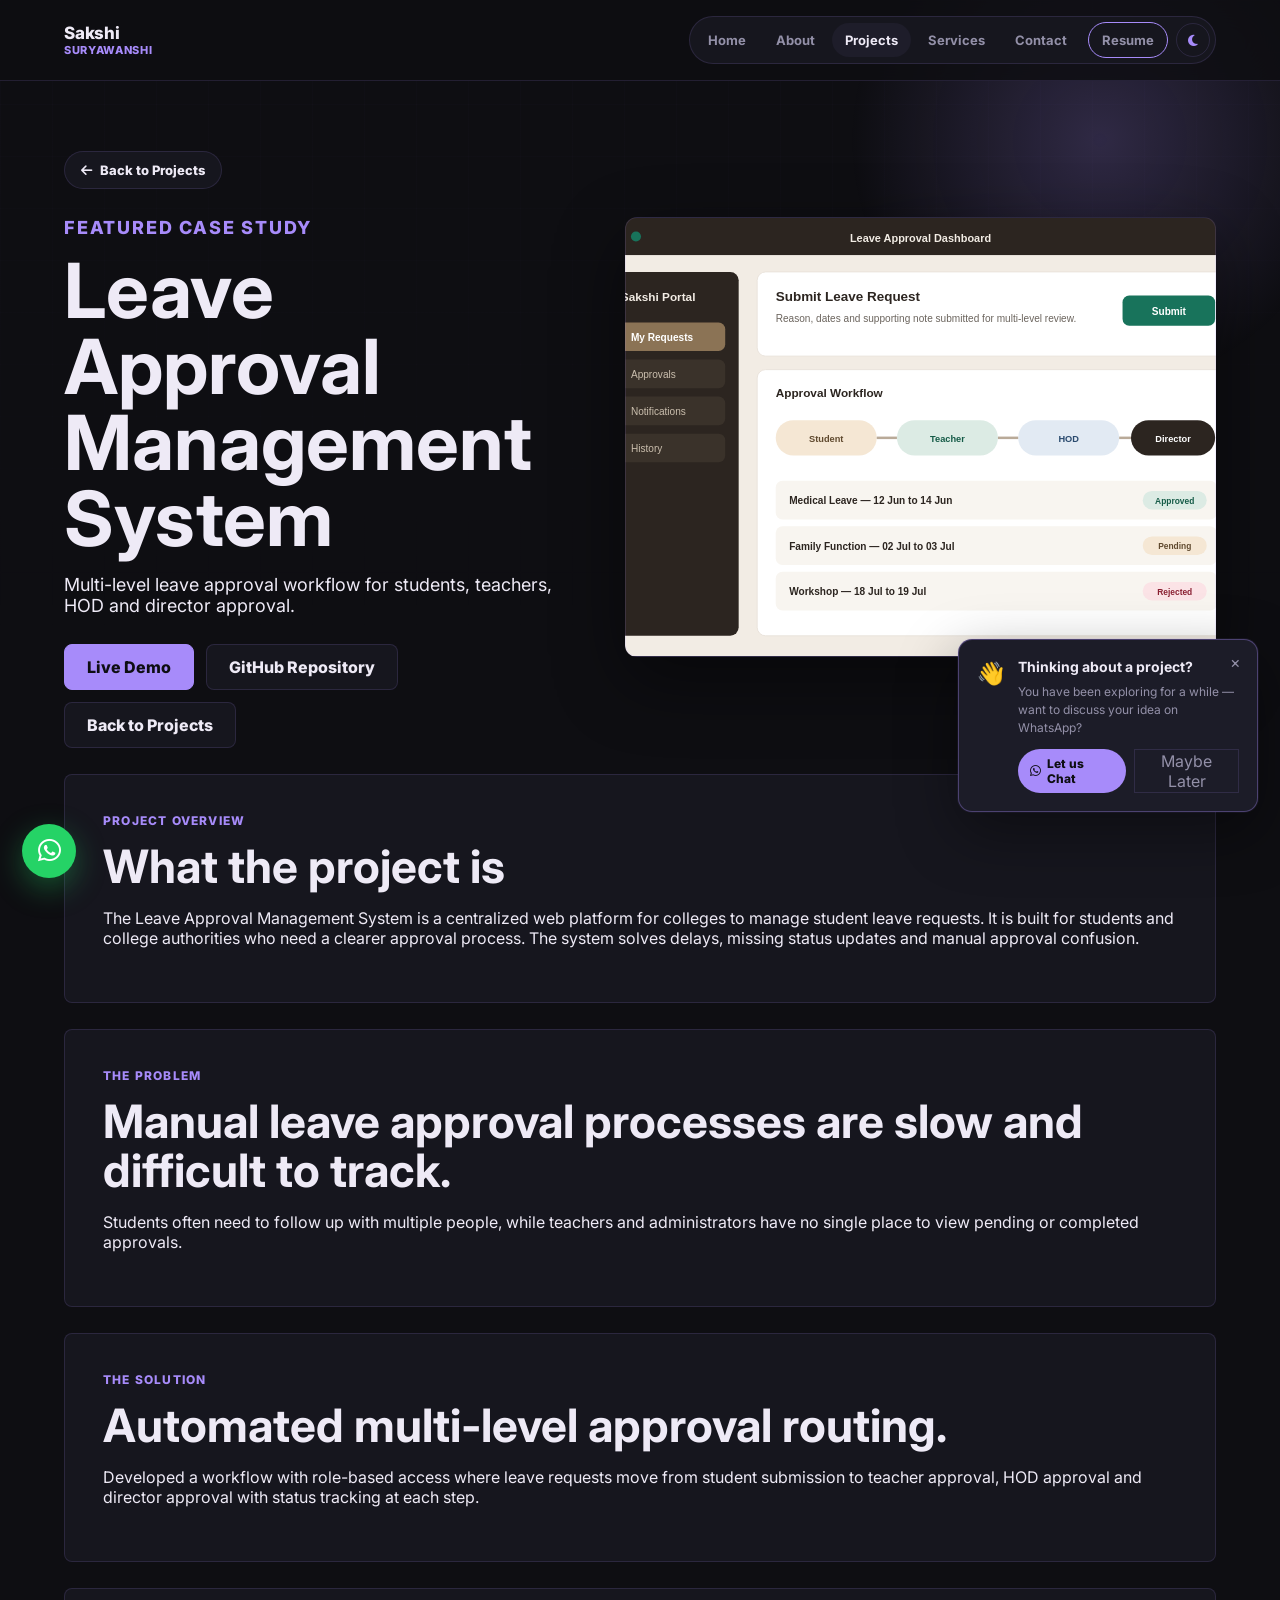
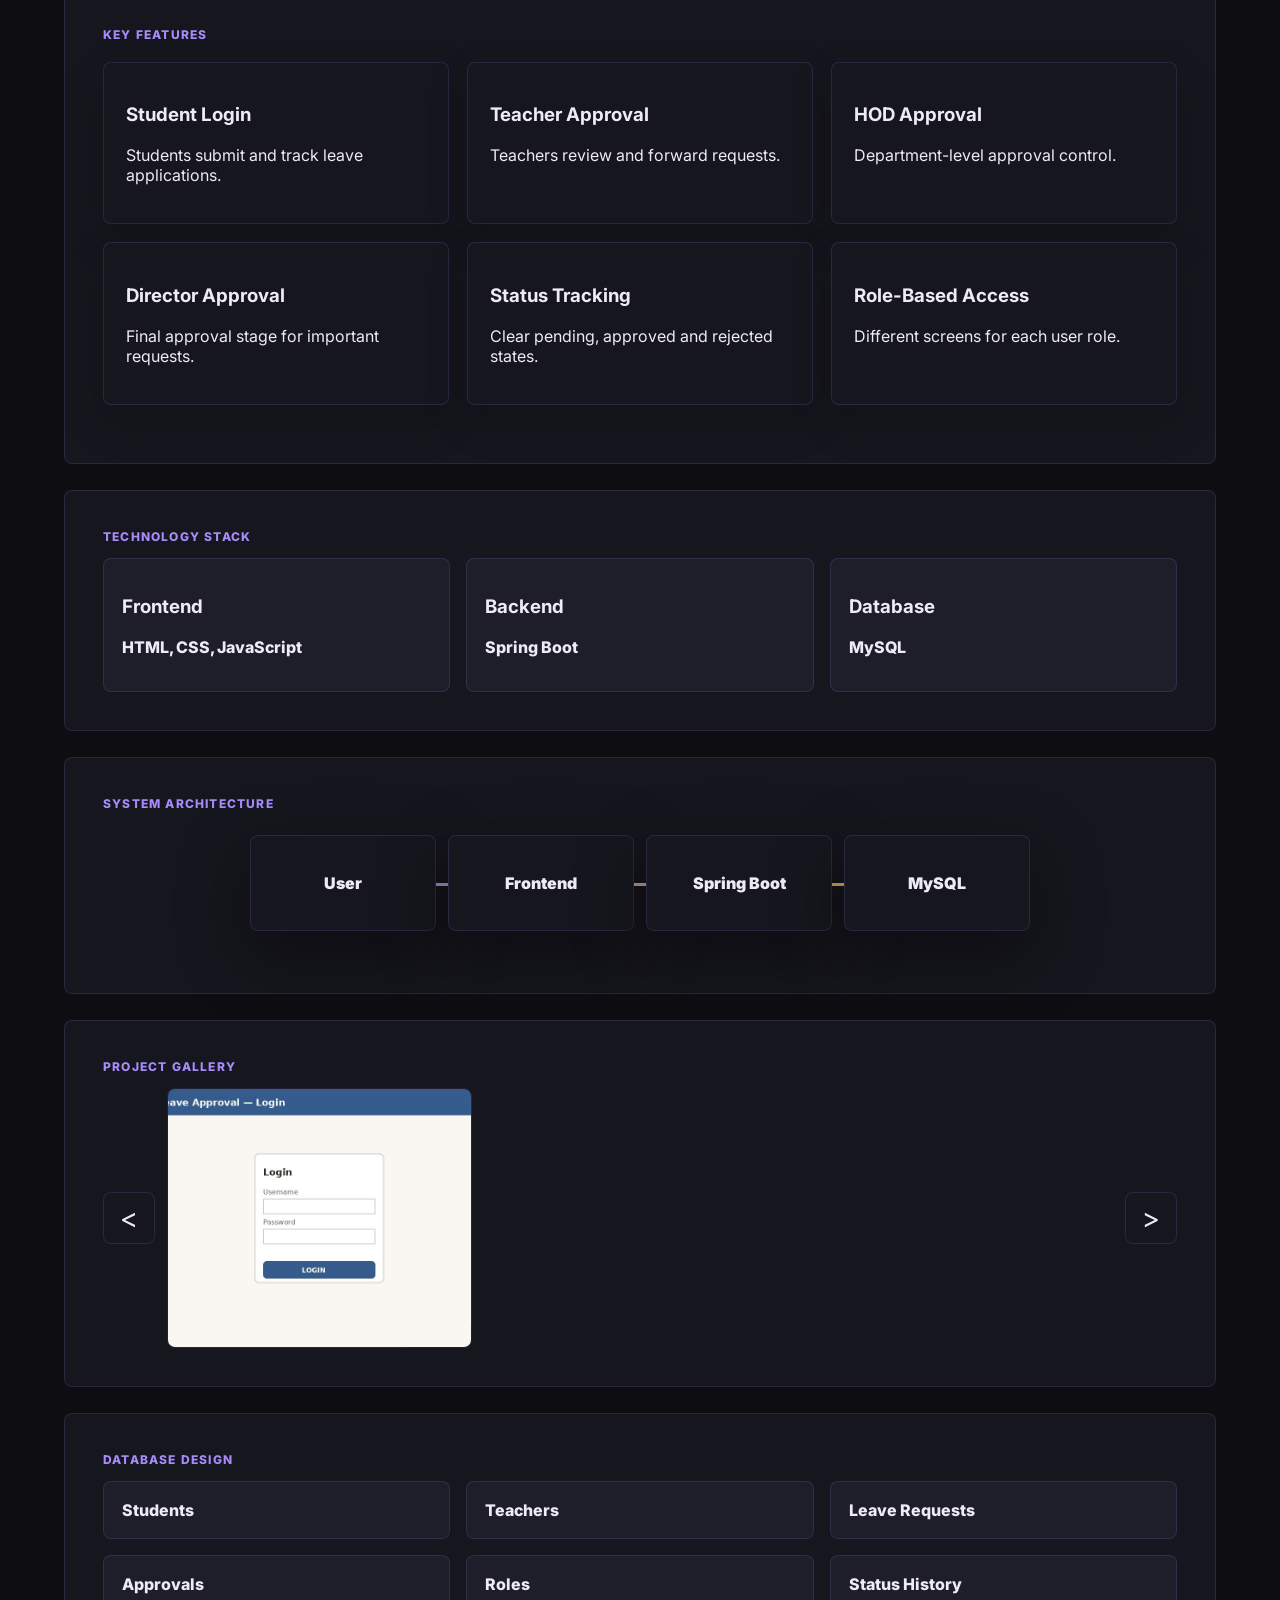
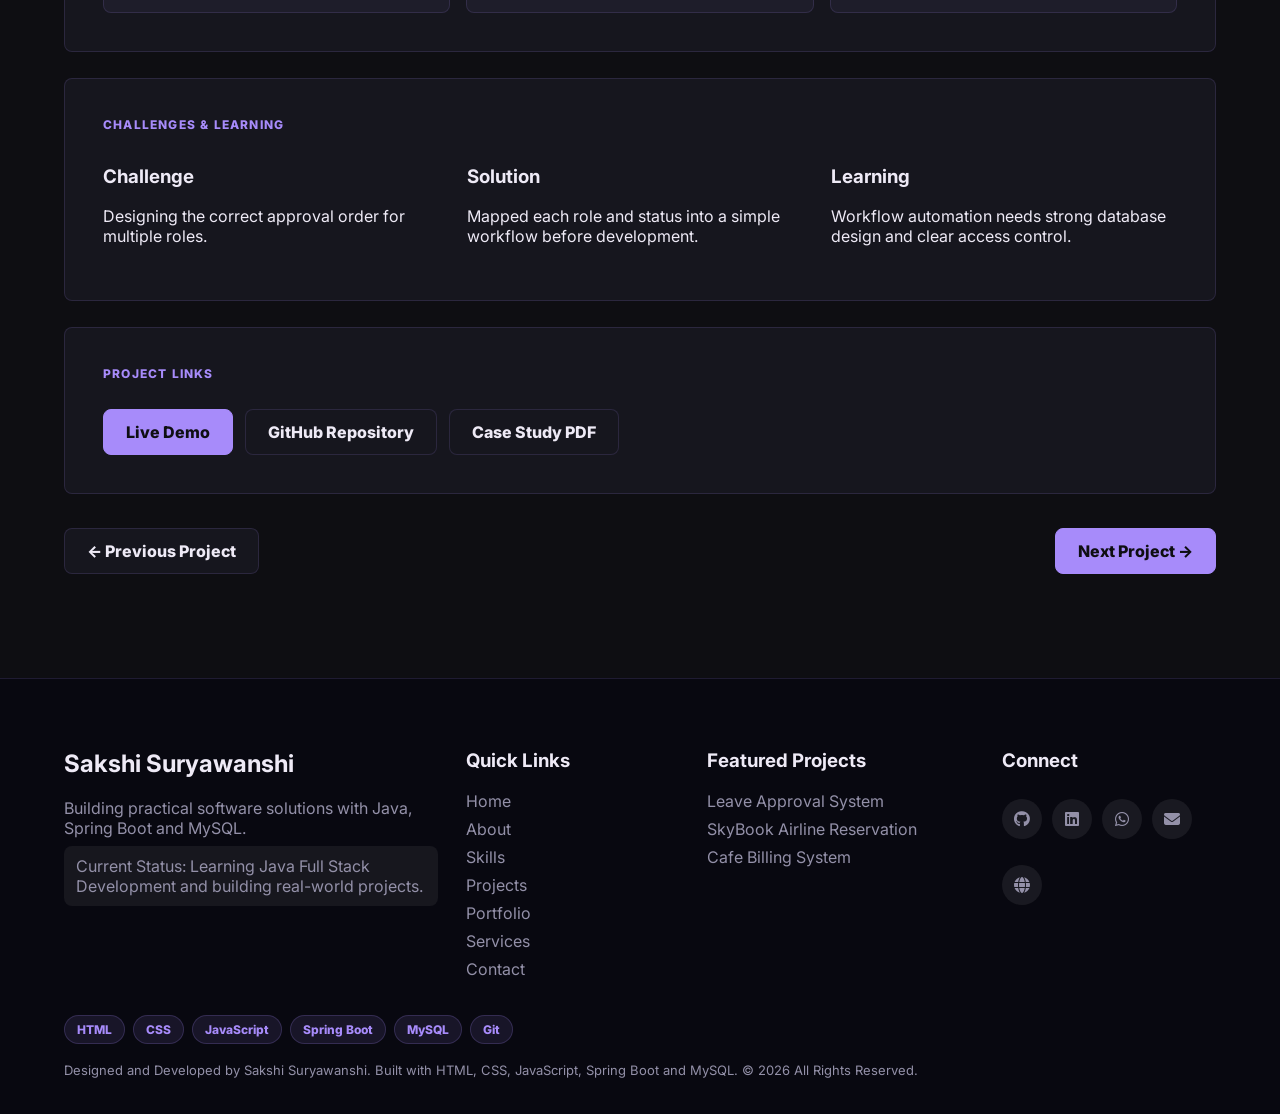
<file: frontend/leave-approval.html>
<!DOCTYPE html>
<html lang="en">
<head>
  <script>document.documentElement.setAttribute("data-theme", localStorage.getItem("theme") || "dark");</script>
  <meta charset="UTF-8">
  <meta name="viewport" content="width=device-width, initial-scale=1.0">
  <title>Leave Approval Case Study | Sakshi Suryawanshi</title>
  <link rel="preconnect" href="https://fonts.googleapis.com">
  <link rel="preconnect" href="https://fonts.gstatic.com" crossorigin>
  <link href="https://fonts.googleapis.com/css2?family=Inter:wght@400;500;600;700;800&display=swap" rel="stylesheet">
  <link rel="stylesheet" href="https://cdnjs.cloudflare.com/ajax/libs/font-awesome/6.5.2/css/all.min.css">
  <link rel="stylesheet" href="styles.css">
</head>
<body>
  <div class="scroll-progress" data-scroll-progress></div>
  <header class="site-header"><a class="brand" href="index.html">Sakshi<span>Suryawanshi</span></a><nav class="nav"><a href="index.html">Home</a><a href="about.html">About</a><a href="projects.html" class="active">Projects</a><a href="services.html">Services</a><a href="contact.html">Contact</a><a href="resume.pdf" download class="btn-nav-resume">Resume</a><button class="theme-toggle" data-theme-toggle aria-label="Toggle dark/light mode"><i class="fa-solid fa-moon"></i></button></nav></header>

  <main class="case-page">
    <a class="sticky-back" href="projects.html"><i class="fa-solid fa-arrow-left"></i> Back to Projects</a>
    <section class="case-hero reveal">
      <div><p class="eyebrow">Featured Case Study</p><h1>Leave Approval Management System</h1><p>Multi-level leave approval workflow for students, teachers, HOD and director approval.</p><div class="project-actions"><a class="btn primary" href="#">Live Demo</a><a class="btn ghost" href="https://github.com/Sakshii-18" target="_blank" rel="noopener">GitHub Repository</a><a class="btn ghost" href="projects.html">Back to Projects</a></div></div>
      <div class="case-banner leave-screen"></div>
    </section>

    <section class="case-section reveal"><p class="eyebrow">Project Overview</p><h2>What the project is</h2><p>The Leave Approval Management System is a centralized web platform for colleges to manage student leave requests. It is built for students and college authorities who need a clearer approval process. The system solves delays, missing status updates and manual approval confusion.</p></section>
    <section class="case-section reveal"><p class="eyebrow">The Problem</p><h2>Manual leave approval processes are slow and difficult to track.</h2><p>Students often need to follow up with multiple people, while teachers and administrators have no single place to view pending or completed approvals.</p></section>
    <section class="case-section reveal"><p class="eyebrow">The Solution</p><h2>Automated multi-level approval routing.</h2><p>Developed a workflow with role-based access where leave requests move from student submission to teacher approval, HOD approval and director approval with status tracking at each step.</p></section>

    <section class="case-section reveal"><p class="eyebrow">Key Features</p><div class="feature-grid"><article><h3>Student Login</h3><p>Students submit and track leave applications.</p></article><article><h3>Teacher Approval</h3><p>Teachers review and forward requests.</p></article><article><h3>HOD Approval</h3><p>Department-level approval control.</p></article><article><h3>Director Approval</h3><p>Final approval stage for important requests.</p></article><article><h3>Status Tracking</h3><p>Clear pending, approved and rejected states.</p></article><article><h3>Role-Based Access</h3><p>Different screens for each user role.</p></article></div></section>

    <section class="case-section reveal"><p class="eyebrow">Technology Stack</p><div class="stack-columns"><article><h3>Frontend</h3><p>HTML, CSS, JavaScript</p></article><article><h3>Backend</h3><p>Spring Boot</p></article><article><h3>Database</h3><p>MySQL</p></article></div></section>

    <section class="case-section reveal"><p class="eyebrow">System Architecture</p><div class="architecture vertical-architecture"><button>User</button><button>Frontend</button><button>Spring Boot</button><button>MySQL</button></div></section>

    <section class="case-section reveal"><p class="eyebrow">Project Gallery</p><div class="gallery-carousel"><button data-carousel-prev>&lt;</button><div class="gallery-strip" data-carousel><div class="mock-screen login-theme active"><img src="[data-uri]" alt="Leave Approval login screen"></div><div class="mock-screen dashboard-theme"><img src="[data-uri]" alt="Leave Approval student dashboard"></div><div class="mock-screen approval-theme"><img src="[data-uri]" alt="Leave Approval HOD approval panel"></div></div><button data-carousel-next>&gt;</button></div></section>

    <section class="case-section reveal"><p class="eyebrow">Database Design</p><div class="table-grid"><article>Students</article><article>Teachers</article><article>Leave Requests</article><article>Approvals</article><article>Roles</article><article>Status History</article></div></section>

    <section class="case-section reveal"><p class="eyebrow">Challenges & Learning</p><div class="behind-grid"><article><h3>Challenge</h3><p>Designing the correct approval order for multiple roles.</p></article><article><h3>Solution</h3><p>Mapped each role and status into a simple workflow before development.</p></article><article><h3>Learning</h3><p>Workflow automation needs strong database design and clear access control.</p></article></div></section>

    <section class="case-section reveal"><p class="eyebrow">Project Links</p><div class="project-actions"><a class="btn primary" href="#">Live Demo</a><a class="btn ghost" href="https://github.com/Sakshii-18" target="_blank" rel="noopener">GitHub Repository</a><a class="btn ghost" href="leave-approval-case-study.pdf" download>Case Study PDF</a></div></section>
    <nav class="next-project-nav reveal"><a class="btn ghost" href="cafe-billing.html">&lt;- Previous Project</a><a class="btn primary" href="skybook.html">Next Project -&gt;</a></nav>
  </main>

  <a class="whatsapp-float" href="https://wa.me/917499683725?text=Hi%20Sakshi%2C%20I%20saw%20your%20portfolio%20and%20would%20like%20to%20connect." target="_blank" rel="noopener" aria-label="Chat on WhatsApp"><i class="fa-brands fa-whatsapp"></i></a>
  <footer class="premium-footer"><div class="footer-grid"><section><h2>Sakshi Suryawanshi</h2><p>Building practical software solutions with Java, Spring Boot and MySQL.</p><p class="status-dot">Current Status: Learning Java Full Stack Development and building real-world projects.</p></section><section><h3>Quick Links</h3><a href="index.html">Home</a><a href="about.html">About</a><a href="index.html#skills">Skills</a><a href="projects.html">Projects</a><a href="index.html">Portfolio</a><a href="services.html">Services</a><a href="contact.html">Contact</a></section><section><h3>Featured Projects</h3><a href="leave-approval.html">Leave Approval System</a><a href="skybook.html">SkyBook Airline Reservation</a><a href="cafe-billing.html">Cafe Billing System</a></section><section><h3>Connect</h3><div class="footer-icons"><a href="https://github.com/Sakshii-18" target="_blank"><i class="fa-brands fa-github"></i></a><a href="https://www.linkedin.com/in/sakshi-suryawanshii/" target="_blank"><i class="fa-brands fa-linkedin"></i></a><a href="https://wa.me/917499683725?text=Hi%20Sakshi%2C%20I%20saw%20your%20portfolio%20and%20would%20like%20to%20connect." target="_blank" rel="noopener"><i class="fa-brands fa-whatsapp"></i></a><a href="mailto:ms.sakshisuryawanshi18@gmail.com"><i class="fa-solid fa-envelope"></i></a><a href="https://sakshi-suryawanshiportfolio.netlify.app/" target="_blank" rel="noopener"><i class="fa-solid fa-globe"></i></a></div></section></div><div class="footer-badges"><span>HTML</span><span>CSS</span><span>JavaScript</span><span>Spring Boot</span><span>MySQL</span><span>Git</span></div><button class="back-top" data-back-top>↑ Top</button><p class="copyright">Designed and Developed by Sakshi Suryawanshi. Built with HTML, CSS, JavaScript, Spring Boot and MySQL. © 2026 All Rights Reserved.</p></footer>
  <script src="script.js"></script>
</body>
</html>
</file>
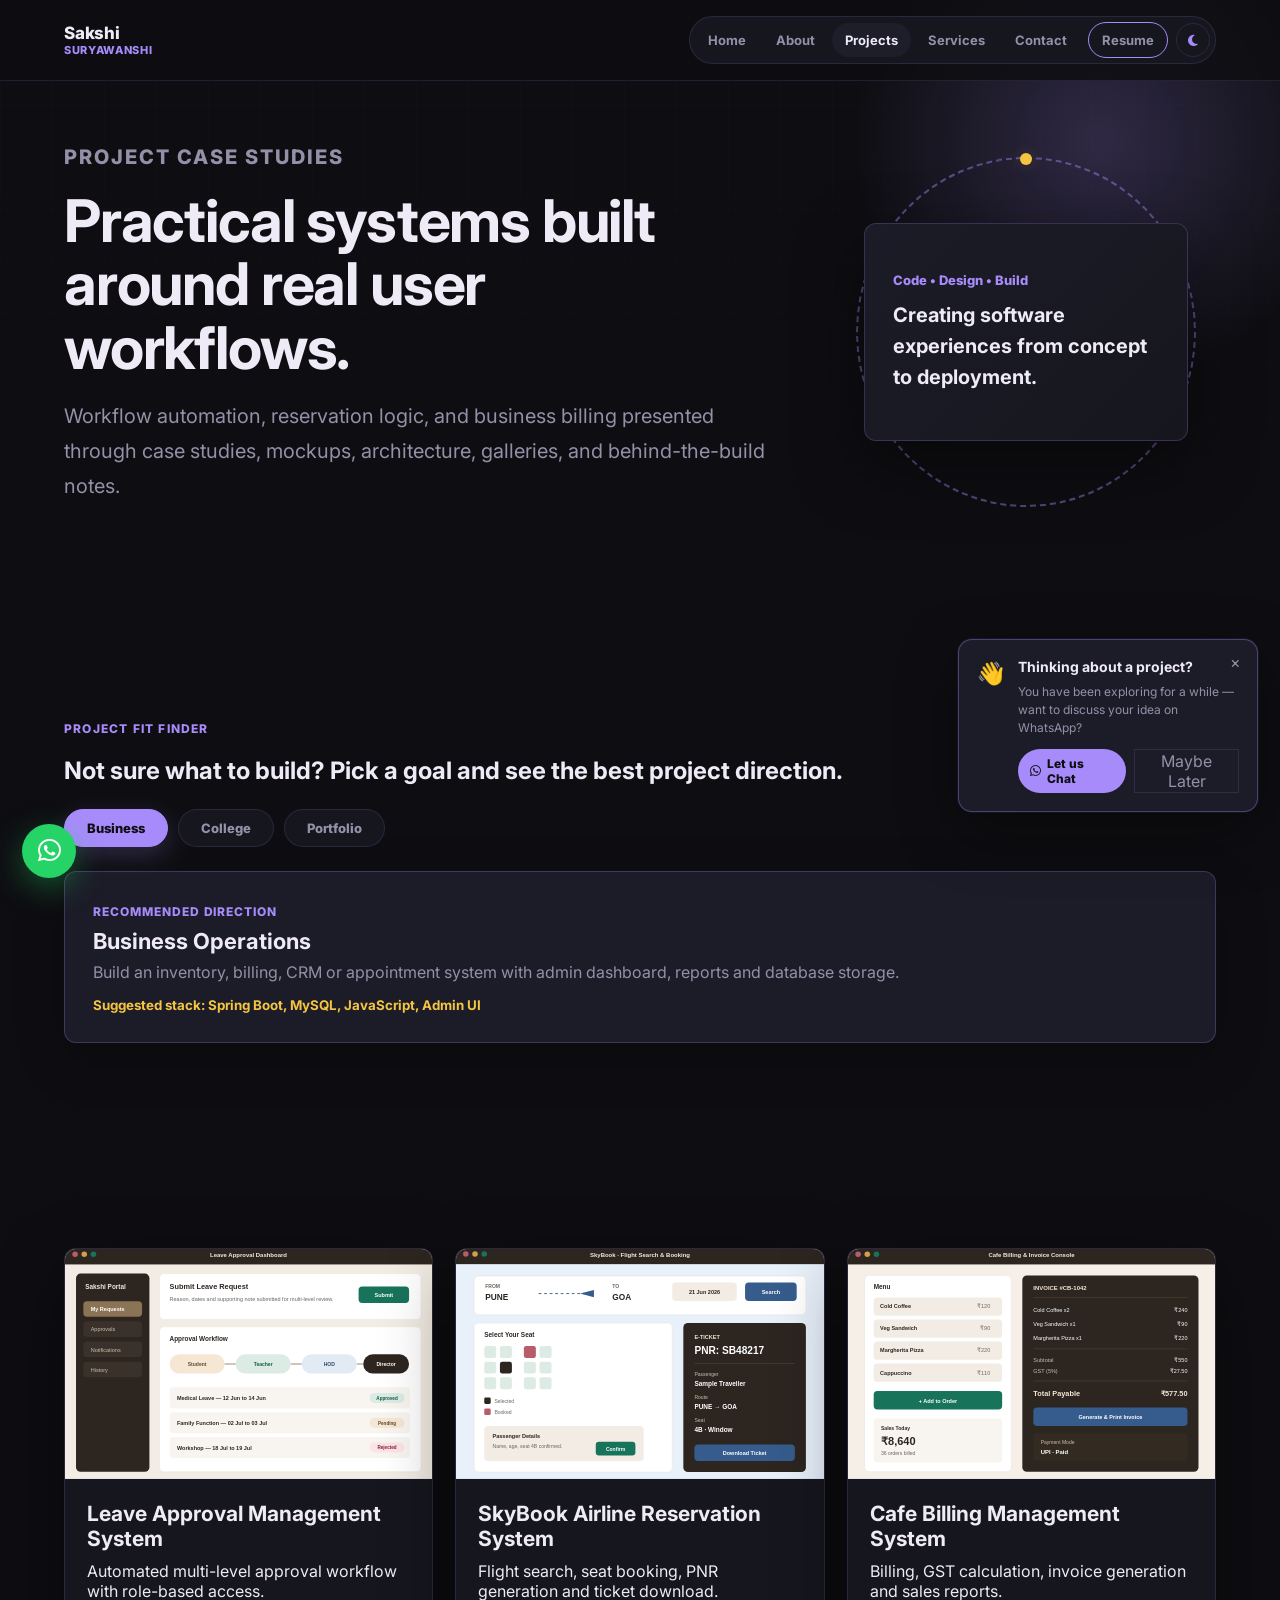
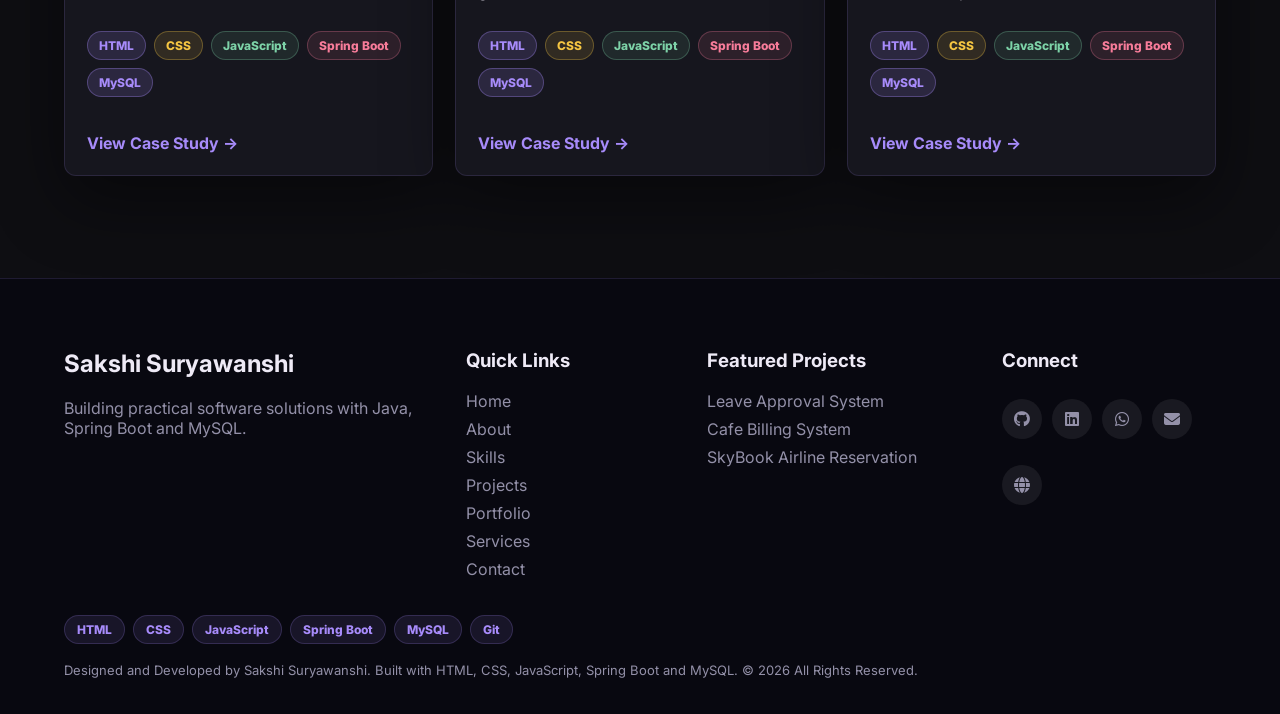
<file: frontend/projects.html>
<!DOCTYPE html>
<html lang="en">
<head>
  <meta charset="UTF-8">
  <meta name="viewport" content="width=device-width, initial-scale=1.0">
  <title>Projects | Sakshi Suryawanshi</title>
  <link rel="preconnect" href="https://fonts.googleapis.com">
  <link rel="preconnect" href="https://fonts.gstatic.com" crossorigin>
  <link href="https://fonts.googleapis.com/css2?family=Inter:wght@400;500;600;700;800&display=swap" rel="stylesheet">
  <link rel="stylesheet" href="https://cdnjs.cloudflare.com/ajax/libs/font-awesome/6.5.2/css/all.min.css">
  <link rel="stylesheet" href="styles.css">
</head>
<body>
  <div class="scroll-progress" data-scroll-progress></div>
  <header class="site-header">
    <a class="brand" href="index.html">Sakshi<span>Suryawanshi</span></a>
    <nav class="nav">
      <a href="index.html">Home</a>
      <a href="about.html">About</a>
      <a href="projects.html" class="active">Projects</a>
      <a href="services.html">Services</a>
      <a href="contact.html">Contact</a>
      <a href="resume.pdf" download class="btn-nav-resume">Resume</a><button class="theme-toggle" data-theme-toggle aria-label="Toggle dark/light mode"><i class="fa-solid fa-moon"></i></button>
    </nav>
  </header>

  <main>
    <section class="page-hero about-hero">
      <div class="reveal">
        <p class="eyebrow">Project Case Studies</p>
        <h1>Practical systems built around real user workflows.</h1>
        <p>Workflow automation, reservation logic, and business billing presented through case studies, mockups, architecture, galleries, and behind-the-build notes.</p>
      </div>
      <div class="portrait-visual reveal">
        <div class="orbit"></div>
        <div class="profile-panel">
          <span>Code • Design • Build</span>
          <strong><p>Creating software experiences
from concept to deployment.</p></strong>
          
        </div>
      </div>
    </section>

    <section class="project-finder reveal">
      <div>
        <p class="eyebrow">Project Fit Finder</p>
        <h2>Not sure what to build? Pick a goal and see the best project direction.</h2>
      </div>
      <div class="finder-tabs" data-project-finder>
        <button type="button" class="active" data-fit-title="Business Operations" data-fit-desc="Build an inventory, billing, CRM or appointment system with admin dashboard, reports and database storage." data-fit-stack="Spring Boot, MySQL, JavaScript, Admin UI">Business</button>
        <button type="button" data-fit-title="College Major Project" data-fit-desc="Choose a complete Java full-stack system with login, roles, CRUD, validation, reports and documentation." data-fit-stack="Java, Spring Boot, MySQL, HTML/CSS/JS">College</button>
        <button type="button" data-fit-title="Personal Brand" data-fit-desc="Create a clean portfolio with case studies, contact automation, analytics, SEO and resume download." data-fit-stack="HTML, CSS, JavaScript, EmailJS, Analytics">Portfolio</button>
      </div>
      <article class="finder-result" data-finder-result>
        <span>Recommended Direction</span>
        <h3>Business Operations</h3>
        <p>Build an inventory, billing, CRM or appointment system with admin dashboard, reports and database storage.</p>
        <small>Suggested stack: Spring Boot, MySQL, JavaScript, Admin UI</small>
      </article>
    </section>

    <section class="project-list">
      <div class="featured-project-grid reveal">
        <a class="featured-project-card" href="leave-approval.html"><div class="project-thumb leave-screen"></div><div class="project-card-body"><h3>Leave Approval Management System</h3><p>Automated multi-level approval workflow with role-based access.</p><div class="tech-pills"><span>HTML</span><span>CSS</span><span>JavaScript</span><span>Spring Boot</span><span>MySQL</span></div><strong>View Case Study -></strong></div></a>
        <a class="featured-project-card" href="skybook.html"><div class="project-thumb sky-screen"></div><div class="project-card-body"><h3>SkyBook Airline Reservation System</h3><p>Flight search, seat booking, PNR generation and ticket download.</p><div class="tech-pills"><span>HTML</span><span>CSS</span><span>JavaScript</span><span>Spring Boot</span><span>MySQL</span></div><strong>View Case Study -></strong></div></a>
        <a class="featured-project-card" href="cafe-billing.html"><div class="project-thumb cafe-screen"></div><div class="project-card-body"><h3>Cafe Billing Management System</h3><p>Billing, GST calculation, invoice generation and sales reports.</p><div class="tech-pills"><span>HTML</span><span>CSS</span><span>JavaScript</span><span>Spring Boot</span><span>MySQL</span></div><strong>View Case Study -></strong></div></a>
      </div>
    </section>
  </main>

  <a class="whatsapp-float" href="https://wa.me/917499683725?text=Hi%20Sakshi%2C%20I%20saw%20your%20portfolio%20and%20would%20like%20to%20connect." target="_blank" rel="noopener" aria-label="Chat on WhatsApp"><i class="fa-brands fa-whatsapp"></i></a>
  <footer class="premium-footer">
    <div class="footer-grid">
      <section><h2>Sakshi Suryawanshi</h2><p>Building practical software solutions with Java, Spring Boot and MySQL.</p></section>
      <section><h3>Quick Links</h3><a href="index.html">Home</a><a href="about.html">About</a><a href="index.html#skills">Skills</a><a href="projects.html">Projects</a><a href="index.html">Portfolio</a><a href="services.html">Services</a><a href="contact.html">Contact</a></section>
      <section><h3>Featured Projects</h3><a href="leave-approval.html">Leave Approval System</a><a href="cafe-billing.html">Cafe Billing System</a><a href="skybook.html">SkyBook Airline Reservation</a></section>
      <section><h3>Connect</h3><div class="footer-icons"><a href="https://github.com/Sakshii-18" target="_blank"><i class="fa-brands fa-github"></i></a><a href="https://www.linkedin.com/in/sakshi-suryawanshii/" target="_blank"><i class="fa-brands fa-linkedin"></i></a><a href="https://wa.me/917499683725?text=Hi%20Sakshi%2C%20I%20saw%20your%20portfolio%20and%20would%20like%20to%20connect." target="_blank" rel="noopener"><i class="fa-brands fa-whatsapp"></i></a><a href="mailto:ms.sakshisuryawanshi18@gmail.com"><i class="fa-solid fa-envelope"></i></a><a href="https://sakshi-suryawanshiportfolio.netlify.app/" target="_blank" rel="noopener"><i class="fa-solid fa-globe"></i></a></div></section>
    </div>
    <div class="footer-badges"><span>HTML</span><span>CSS</span><span>JavaScript</span><span>Spring Boot</span><span>MySQL</span><span>Git</span></div>
    <button class="back-top" data-back-top aria-label="Back to top"><i class="fa-solid fa-arrow-up"></i></button>
    <p class="copyright">Designed and Developed by Sakshi Suryawanshi. Built with HTML, CSS, JavaScript, Spring Boot and MySQL. © 2026 All Rights Reserved.</p>
  </footer>
  <script src="script.js"></script>
</body>
</html>
</file>
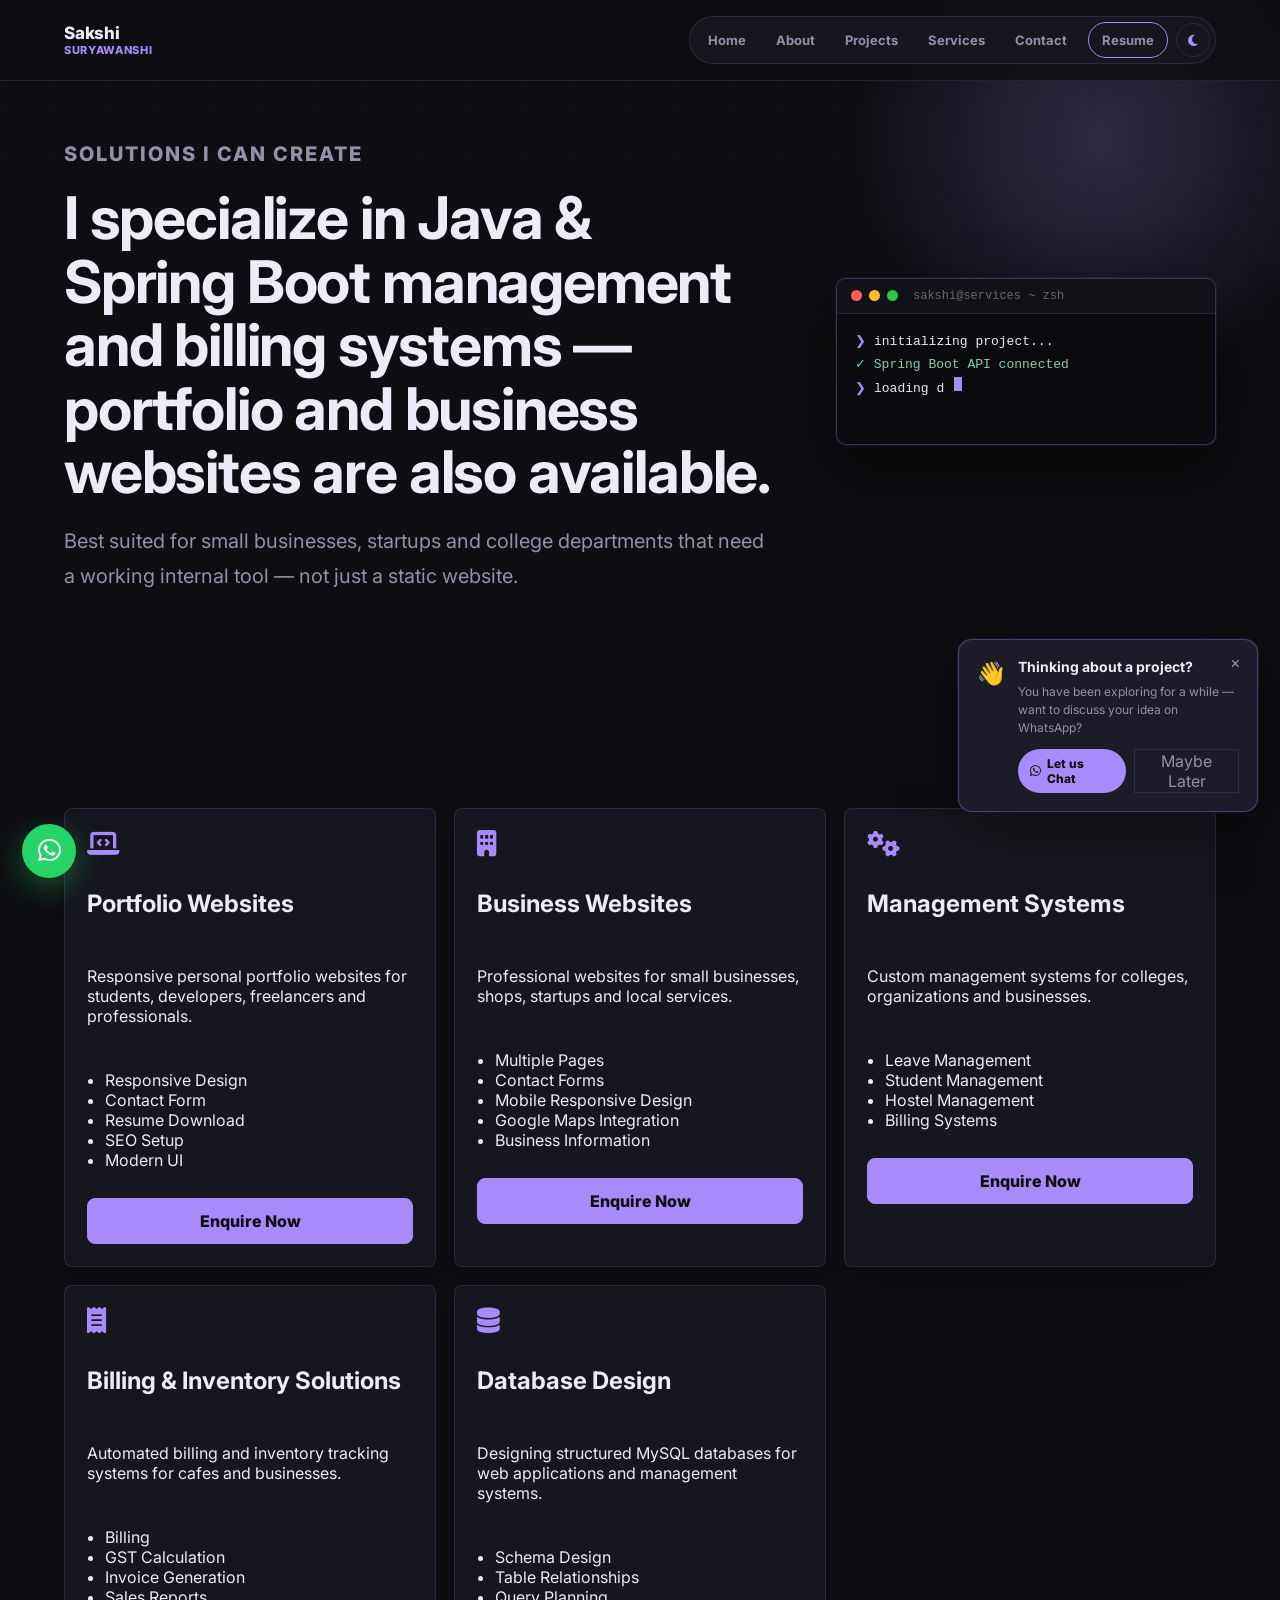
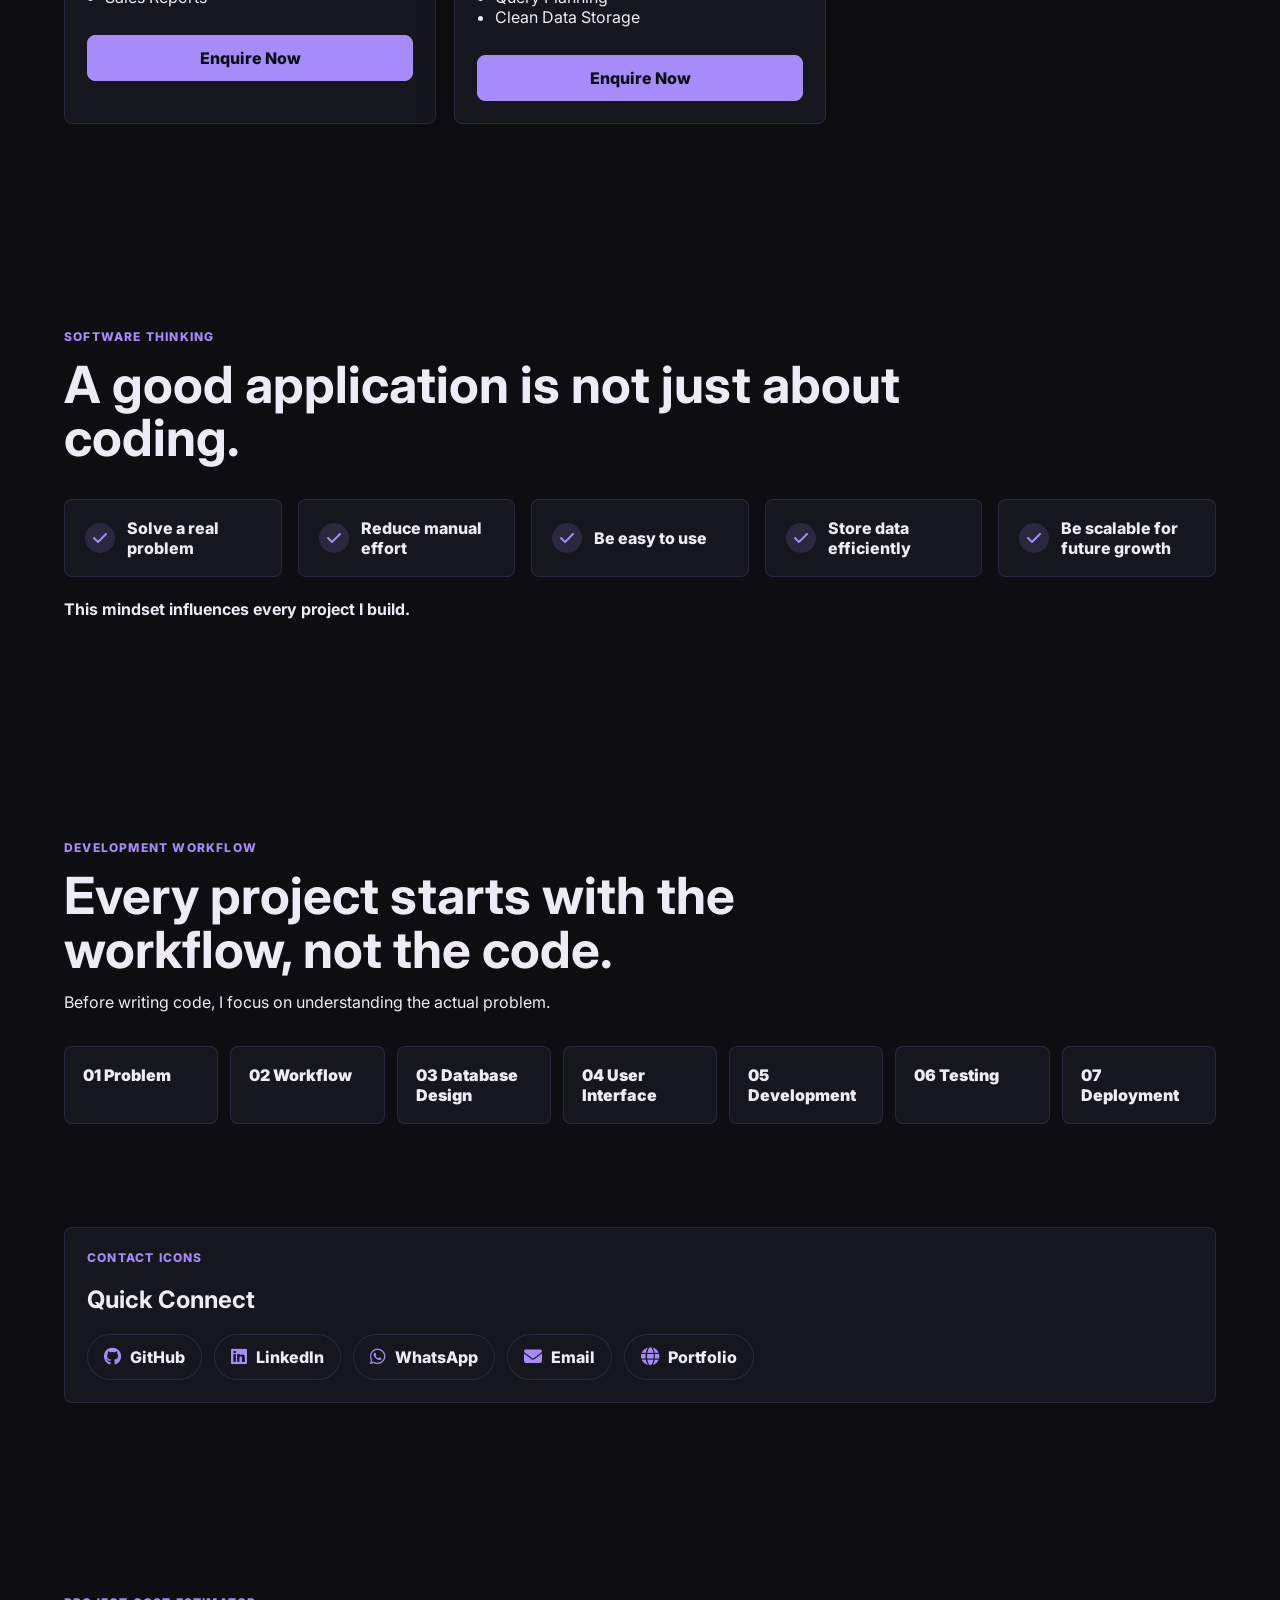
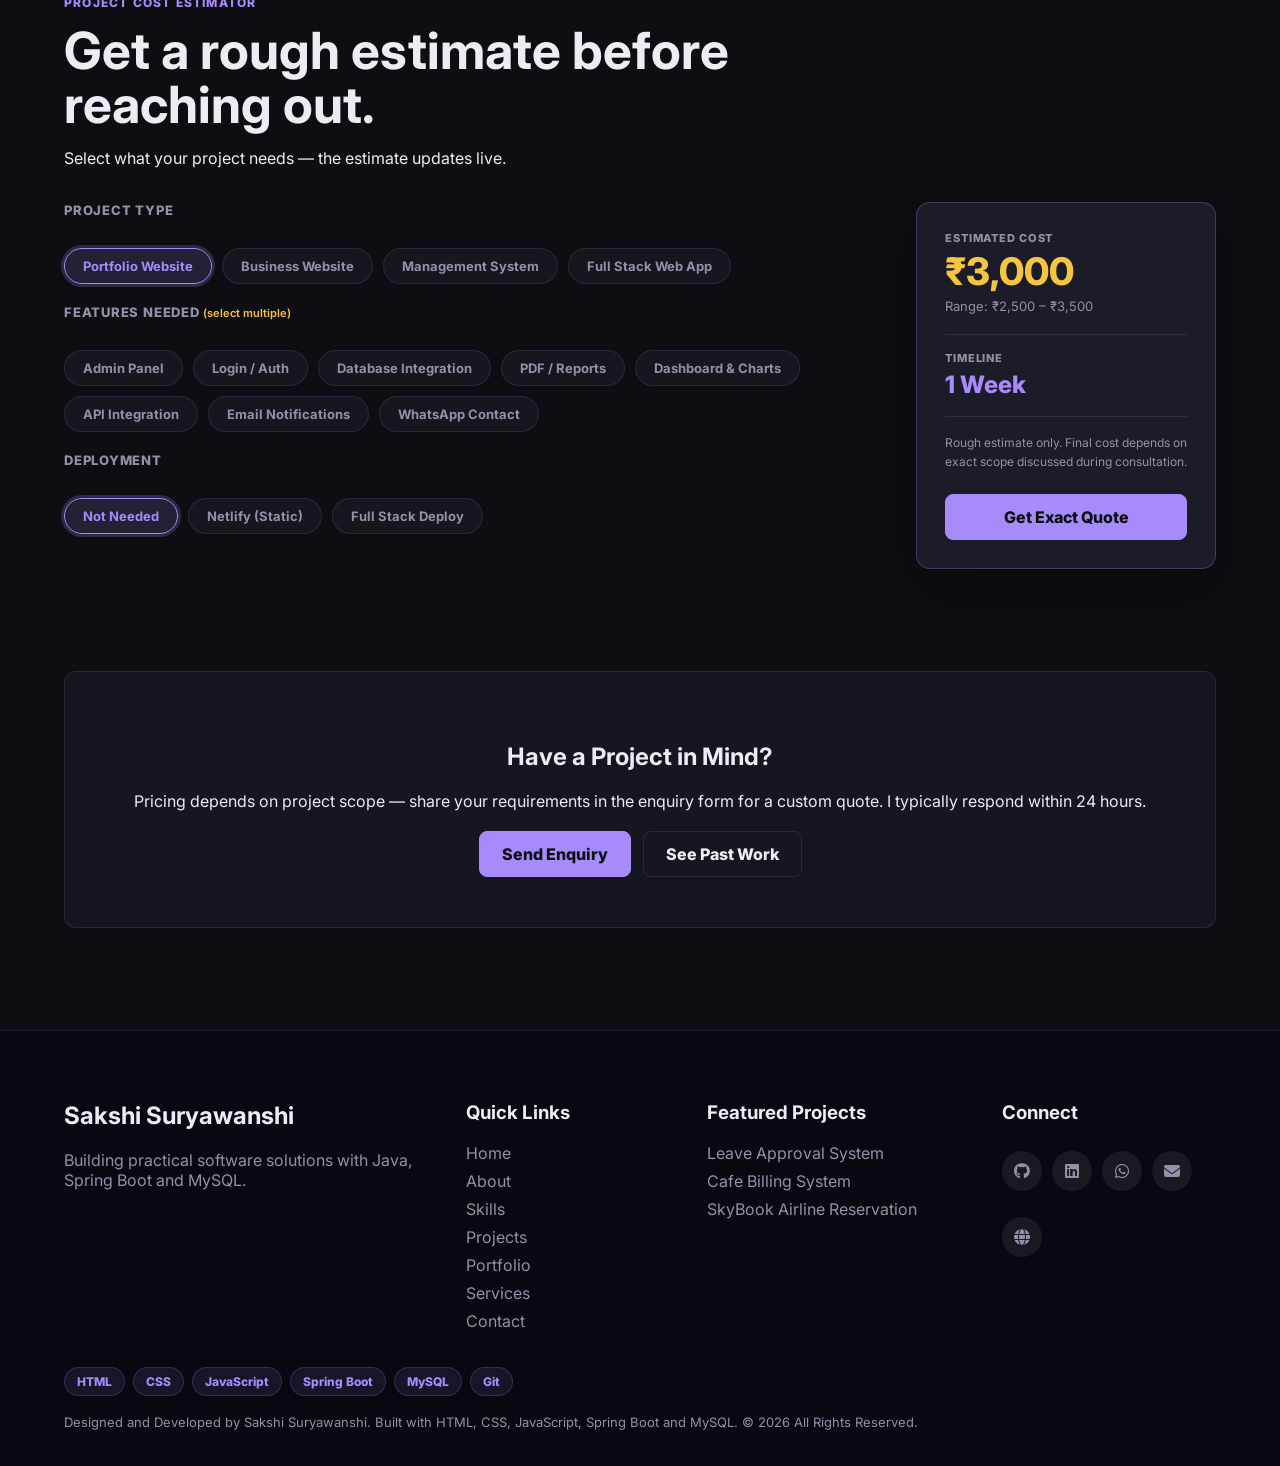
<file: frontend/services.html>
<!DOCTYPE html>
<html lang="en">
<head>
  <script>document.documentElement.setAttribute("data-theme", localStorage.getItem("theme") || "dark");</script>
  <meta charset="UTF-8">
  <meta name="viewport" content="width=device-width, initial-scale=1.0">
  <title>Services | Sakshi Suryawanshi</title>
  <link rel="preconnect" href="https://fonts.googleapis.com">
  <link rel="preconnect" href="https://fonts.gstatic.com" crossorigin>
  <link href="https://fonts.googleapis.com/css2?family=Inter:wght@400;500;600;700;800&display=swap" rel="stylesheet">
  <link rel="stylesheet" href="https://cdnjs.cloudflare.com/ajax/libs/font-awesome/6.5.2/css/all.min.css">
  <link rel="stylesheet" href="styles.css">
</head>
<body>
  <div class="scroll-progress" data-scroll-progress></div>
  <header class="site-header">
    <a class="brand" href="index.html">Sakshi<span>Suryawanshi</span></a>
    <nav class="nav">
      <a href="index.html">Home</a>
      <a href="about.html">About</a>
      <a href="projects.html">Projects</a>
      <a href="services.html" class="active">Services</a>
      <a href="contact.html">Contact</a>
      <a href="resume.pdf" download class="btn-nav-resume">Resume</a><button class="theme-toggle" data-theme-toggle aria-label="Toggle dark/light mode"><i class="fa-solid fa-moon"></i></button>
    </nav>
  </header>

  <main>
    <section class="page-hero about-hero services-hero">
      <div class="reveal">
        <p class="eyebrow">Solutions I Can Create</p>
        <h1>I specialize in Java &amp; Spring Boot management and billing systems — portfolio and business websites are also available.</h1>
        <p>Best suited for small businesses, startups and college departments that need a working internal tool — not just a static website.</p>
      </div>
      <div class="reveal services-terminal-wrap">
        <div class="terminal-block" aria-label="Code terminal">
          <div class="terminal-bar">
            <span class="t-dot r"></span>
            <span class="t-dot y"></span>
            <span class="t-dot g"></span>
            <span class="t-title">sakshi@services ~ zsh</span>
          </div>
          <div class="terminal-body" id="terminalBody"></div>
        </div>
      </div>
    </section>

    <section class="services-grid-section">
      <div class="service-grid">
        <article class="service-card reveal"><i class="fa-solid fa-laptop-code"></i><h2>Portfolio Websites</h2><p>Responsive personal portfolio websites for students, developers, freelancers and professionals.</p><ul><li>Responsive Design</li><li>Contact Form</li><li>Resume Download</li><li>SEO Setup</li><li>Modern UI</li></ul><a class="btn primary" href="contact.html">Enquire Now</a></article>
        <article class="service-card reveal"><i class="fa-solid fa-building"></i><h2>Business Websites</h2><p>Professional websites for small businesses, shops, startups and local services.</p><ul><li>Multiple Pages</li><li>Contact Forms</li><li>Mobile Responsive Design</li><li>Google Maps Integration</li><li>Business Information</li></ul><a class="btn primary" href="contact.html">Enquire Now</a></article>
        <article class="service-card reveal"><i class="fa-solid fa-gears"></i><h2>Management Systems</h2><p>Custom management systems for colleges, organizations and businesses.</p><ul><li>Leave Management</li><li>Student Management</li><li>Hostel Management</li><li>Billing Systems</li></ul><a class="btn primary" href="contact.html">Enquire Now</a></article>
        <article class="service-card reveal"><i class="fa-solid fa-receipt"></i><h2>Billing & Inventory Solutions</h2><p>Automated billing and inventory tracking systems for cafes and businesses.</p><ul><li>Billing</li><li>GST Calculation</li><li>Invoice Generation</li><li>Sales Reports</li></ul><a class="btn primary" href="contact.html">Enquire Now</a></article>
        <article class="service-card reveal"><i class="fa-solid fa-database"></i><h2>Database Design</h2><p>Designing structured MySQL databases for web applications and management systems.</p><ul><li>Schema Design</li><li>Table Relationships</li><li>Query Planning</li><li>Clean Data Storage</li></ul><a class="btn primary" href="contact.html">Enquire Now</a></article>
      </div>
    </section>

    <section class="thinking-section">
      <div class="section-heading reveal"><p class="eyebrow">Software Thinking</p><h2>A good application is not just about coding.</h2></div>
      <div class="thinking-grid reveal">
        <div class="thinking-card"><i class="fa-solid fa-check"></i><span>Solve a real problem</span></div>
        <div class="thinking-card"><i class="fa-solid fa-check"></i><span>Reduce manual effort</span></div>
        <div class="thinking-card"><i class="fa-solid fa-check"></i><span>Be easy to use</span></div>
        <div class="thinking-card"><i class="fa-solid fa-check"></i><span>Store data efficiently</span></div>
        <div class="thinking-card"><i class="fa-solid fa-check"></i><span>Be scalable for future growth</span></div>
      </div>
      <p class="thinking-note reveal">This mindset influences every project I build.</p>
    </section>

    <section class="approach-section">
      <div class="section-heading reveal"><p class="eyebrow">Development Workflow</p><h2>Every project starts with the workflow, not the code.</h2><p>Before writing code, I focus on understanding the actual problem.</p></div>
      <div class="approach-steps reveal"><span>01 Problem</span><span>02 Workflow</span><span>03 Database Design</span><span>04 User Interface</span><span>05 Development</span><span>06 Testing</span><span>07 Deployment</span></div>
    </section>

    <section class="quick-connect reveal">
      <p class="eyebrow">Contact Icons</p>
      <h2>Quick Connect</h2>
      <div class="connect-icons">
        <a data-tooltip="View My Projects" href="https://github.com/Sakshii-18" target="_blank" rel="noopener"><i class="fa-brands fa-github"></i><span>GitHub</span></a>
        <a data-tooltip="Connect Professionally" href="https://www.linkedin.com/in/sakshi-suryawanshii/" target="_blank" rel="noopener"><i class="fa-brands fa-linkedin"></i><span>LinkedIn</span></a>
        <a data-tooltip="Quick Discussion" href="https://wa.me/917499683725?text=Hi%20Sakshi%2C%20I%20saw%20your%20portfolio%20and%20would%20like%20to%20connect." target="_blank" rel="noopener"><i class="fa-brands fa-whatsapp"></i><span>WhatsApp</span></a>
        <a data-tooltip="Send Message" href="mailto:ms.sakshisuryawanshi18@gmail.com"><i class="fa-solid fa-envelope"></i><span>Email</span></a>
        <a data-tooltip="Visit Website" href="https://sakshi-suryawanshiportfolio.netlify.app/" target="_blank" rel="noopener"><i class="fa-solid fa-globe"></i><span>Portfolio</span></a>
      </div>
    </section>

    <section class="estimator-section reveal" id="estimator">
      <div class="section-heading">
        <p class="eyebrow">Project Cost Estimator</p>
        <h2>Get a rough estimate before reaching out.</h2>
        <p>Select what your project needs — the estimate updates live.</p>
      </div>
      <div class="estimator-wrap">
        <div class="estimator-options">
          <p class="est-group-label">Project Type</p>
          <div class="est-group" data-group="type" data-single="true">
            <button class="est-btn active" data-cost="3000" data-time="1">Portfolio Website</button>
            <button class="est-btn" data-cost="6000" data-time="2">Business Website</button>
            <button class="est-btn" data-cost="10000" data-time="3">Management System</button>
            <button class="est-btn" data-cost="14000" data-time="4">Full Stack Web App</button>
          </div>
          <p class="est-group-label">Features Needed <span class="est-multi-hint">(select multiple)</span></p>
          <div class="est-group" data-group="features">
            <button class="est-btn" data-cost="1500" data-time="0.5">Admin Panel</button>
            <button class="est-btn" data-cost="1000" data-time="0.5">Login / Auth</button>
            <button class="est-btn" data-cost="2000" data-time="1">Database Integration</button>
            <button class="est-btn" data-cost="1500" data-time="0.5">PDF / Reports</button>
            <button class="est-btn" data-cost="1000" data-time="0.5">Dashboard &amp; Charts</button>
            <button class="est-btn" data-cost="2000" data-time="1">API Integration</button>
            <button class="est-btn" data-cost="800"  data-time="0.3">Email Notifications</button>
            <button class="est-btn" data-cost="500"  data-time="0.2">WhatsApp Contact</button>
          </div>
          <p class="est-group-label">Deployment</p>
          <div class="est-group" data-group="deploy" data-single="true">
            <button class="est-btn active" data-cost="0" data-time="0">Not Needed</button>
            <button class="est-btn" data-cost="500"  data-time="0.5">Netlify (Static)</button>
            <button class="est-btn" data-cost="1500" data-time="1">Full Stack Deploy</button>
          </div>
        </div>
        <div class="estimator-result" id="estimatorResult">
          <div class="est-label">Estimated Cost</div>
          <div class="est-cost" id="estCost">&#8377;3,000</div>
          <div class="est-range" id="estRange">Range: &#8377;2,500 - &#8377;4,000</div>
          <div class="est-divider"></div>
          <div class="est-label">Timeline</div>
          <div class="est-time" id="estTime">1 Week</div>
          <div class="est-divider"></div>
          <p class="est-note">Rough estimate only. Final cost depends on exact scope discussed during consultation.</p>
          <a class="btn primary" href="contact.html" style="margin-top:16px;width:100%;justify-content:center;">Get Exact Quote</a>
        </div>
      </div>
    </section>

    <section class="service-enquiry-cta reveal">
      <h2>Have a Project in Mind?</h2>
      <p>Pricing depends on project scope — share your requirements in the enquiry form for a custom quote. I typically respond within 24 hours.</p>
      <div class="hero-actions cta-actions-center">
        <a class="btn primary" href="contact.html">Send Enquiry</a>
        <a class="btn ghost" href="projects.html">See Past Work</a>
      </div>
    </section>
  </main>

  <a class="whatsapp-float" href="https://wa.me/917499683725?text=Hi%20Sakshi%2C%20I%20saw%20your%20portfolio%20and%20would%20like%20to%20connect." target="_blank" rel="noopener" aria-label="Chat on WhatsApp"><i class="fa-brands fa-whatsapp"></i></a>
  <footer class="premium-footer">
    <div class="footer-grid">
      <section><h2>Sakshi Suryawanshi</h2><p>Building practical software solutions with Java, Spring Boot and MySQL.</p></section>
      <section><h3>Quick Links</h3><a href="index.html">Home</a><a href="about.html">About</a><a href="index.html#skills">Skills</a><a href="projects.html">Projects</a><a href="index.html">Portfolio</a><a href="services.html">Services</a><a href="contact.html">Contact</a></section>
      <section><h3>Featured Projects</h3><a href="leave-approval.html">Leave Approval System</a><a href="cafe-billing.html">Cafe Billing System</a><a href="skybook.html">SkyBook Airline Reservation</a></section>
      <section><h3>Connect</h3><div class="footer-icons"><a href="https://github.com/Sakshii-18" target="_blank"><i class="fa-brands fa-github"></i></a><a href="https://www.linkedin.com/in/sakshi-suryawanshii/" target="_blank"><i class="fa-brands fa-linkedin"></i></a><a href="https://wa.me/917499683725?text=Hi%20Sakshi%2C%20I%20saw%20your%20portfolio%20and%20would%20like%20to%20connect." target="_blank" rel="noopener"><i class="fa-brands fa-whatsapp"></i></a><a href="mailto:ms.sakshisuryawanshi18@gmail.com"><i class="fa-solid fa-envelope"></i></a><a href="https://sakshi-suryawanshiportfolio.netlify.app/" target="_blank" rel="noopener"><i class="fa-solid fa-globe"></i></a></div></section>
    </div>
    <div class="footer-badges"><span>HTML</span><span>CSS</span><span>JavaScript</span><span>Spring Boot</span><span>MySQL</span><span>Git</span></div>
    <button class="back-top" data-back-top aria-label="Back to top"><i class="fa-solid fa-arrow-up"></i></button>
    <p class="copyright">Designed and Developed by Sakshi Suryawanshi. Built with HTML, CSS, JavaScript, Spring Boot and MySQL. © 2026 All Rights Reserved.</p>
  </footer>
  <script src="script.js"></script>
</body>
</html>
</file>
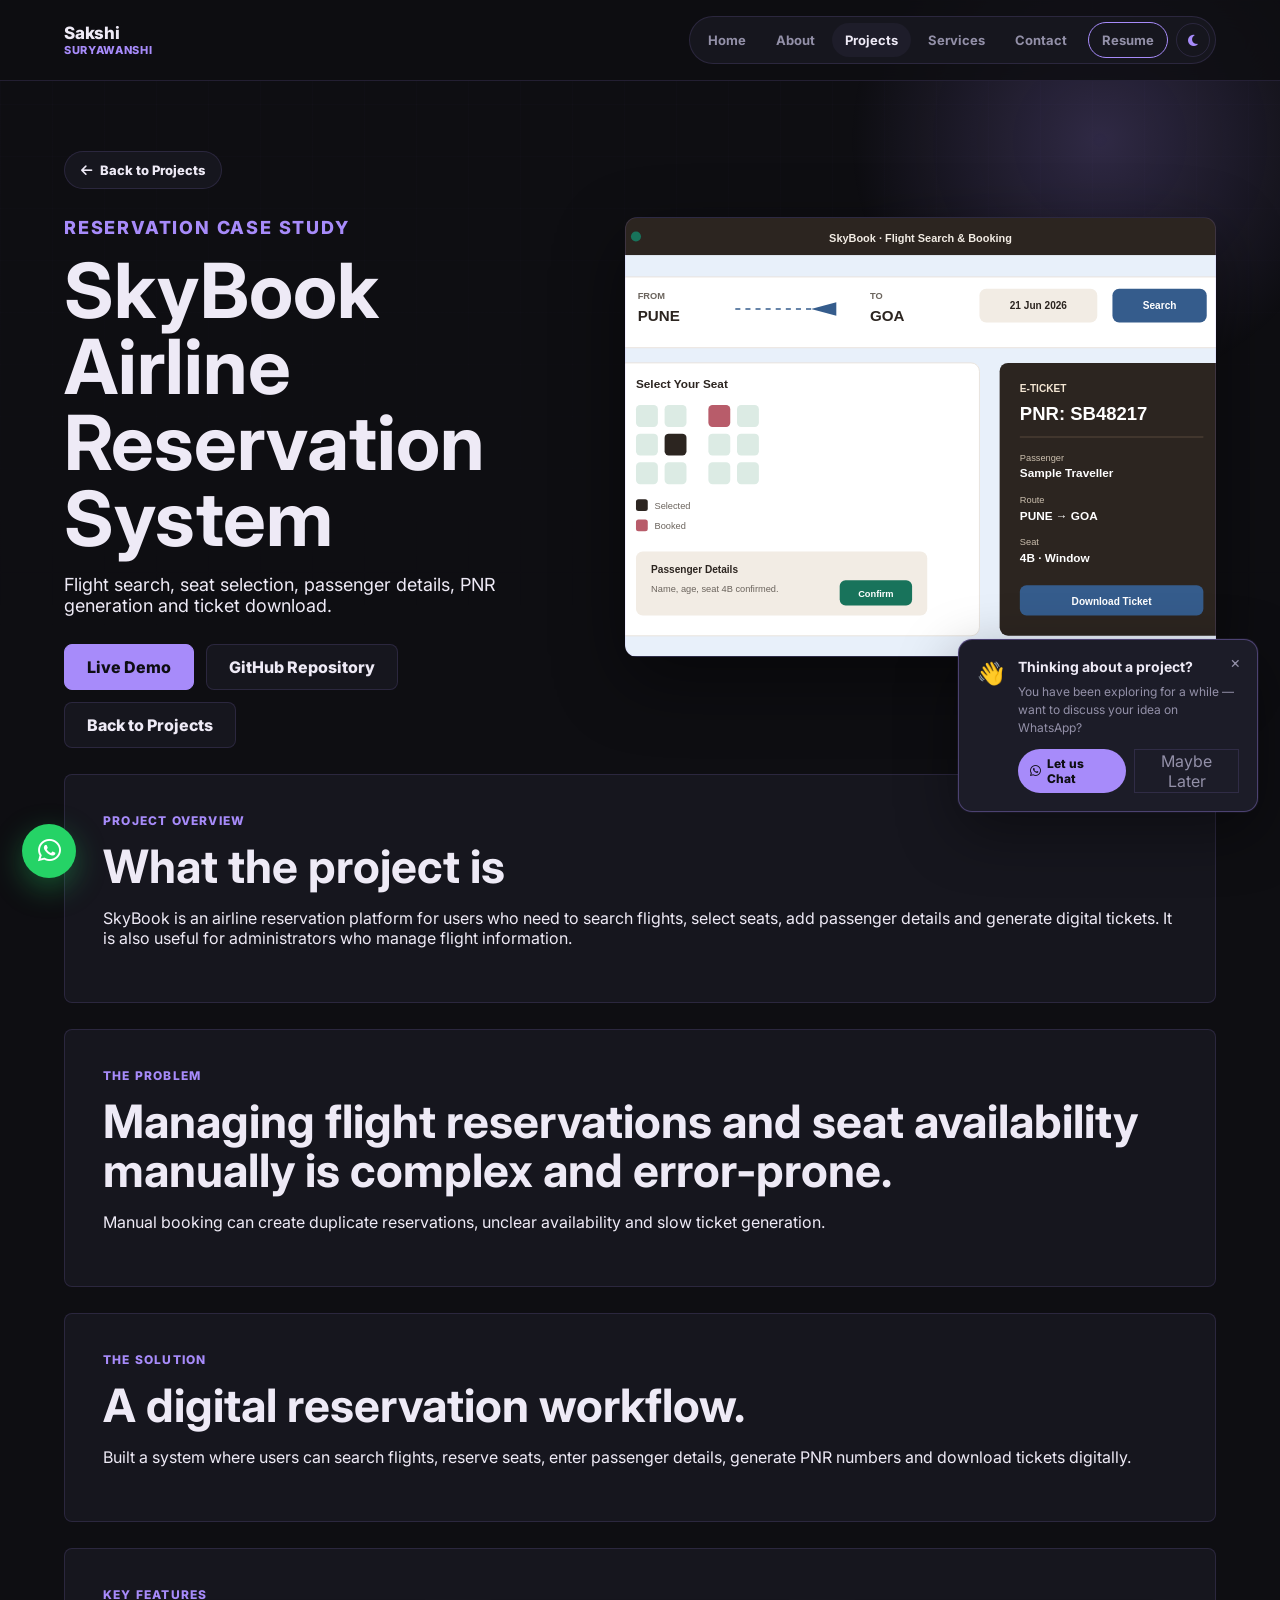
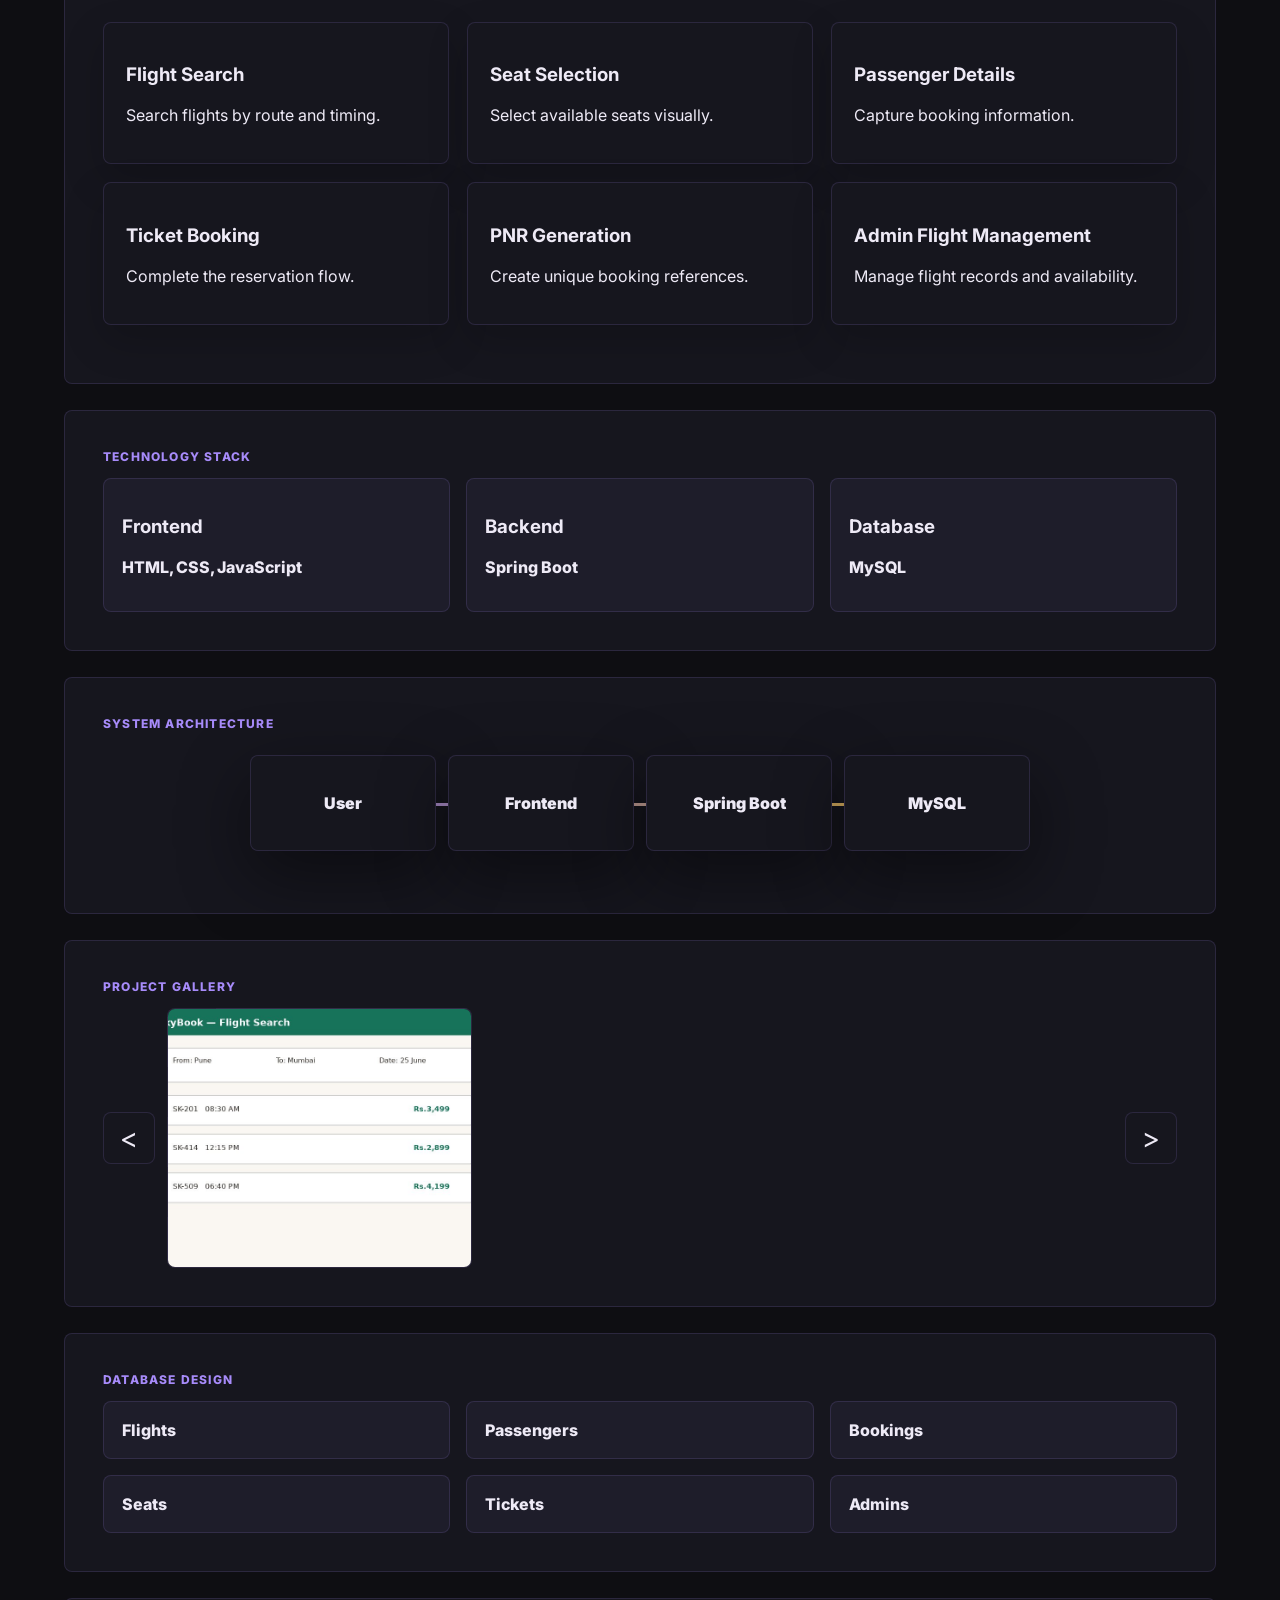
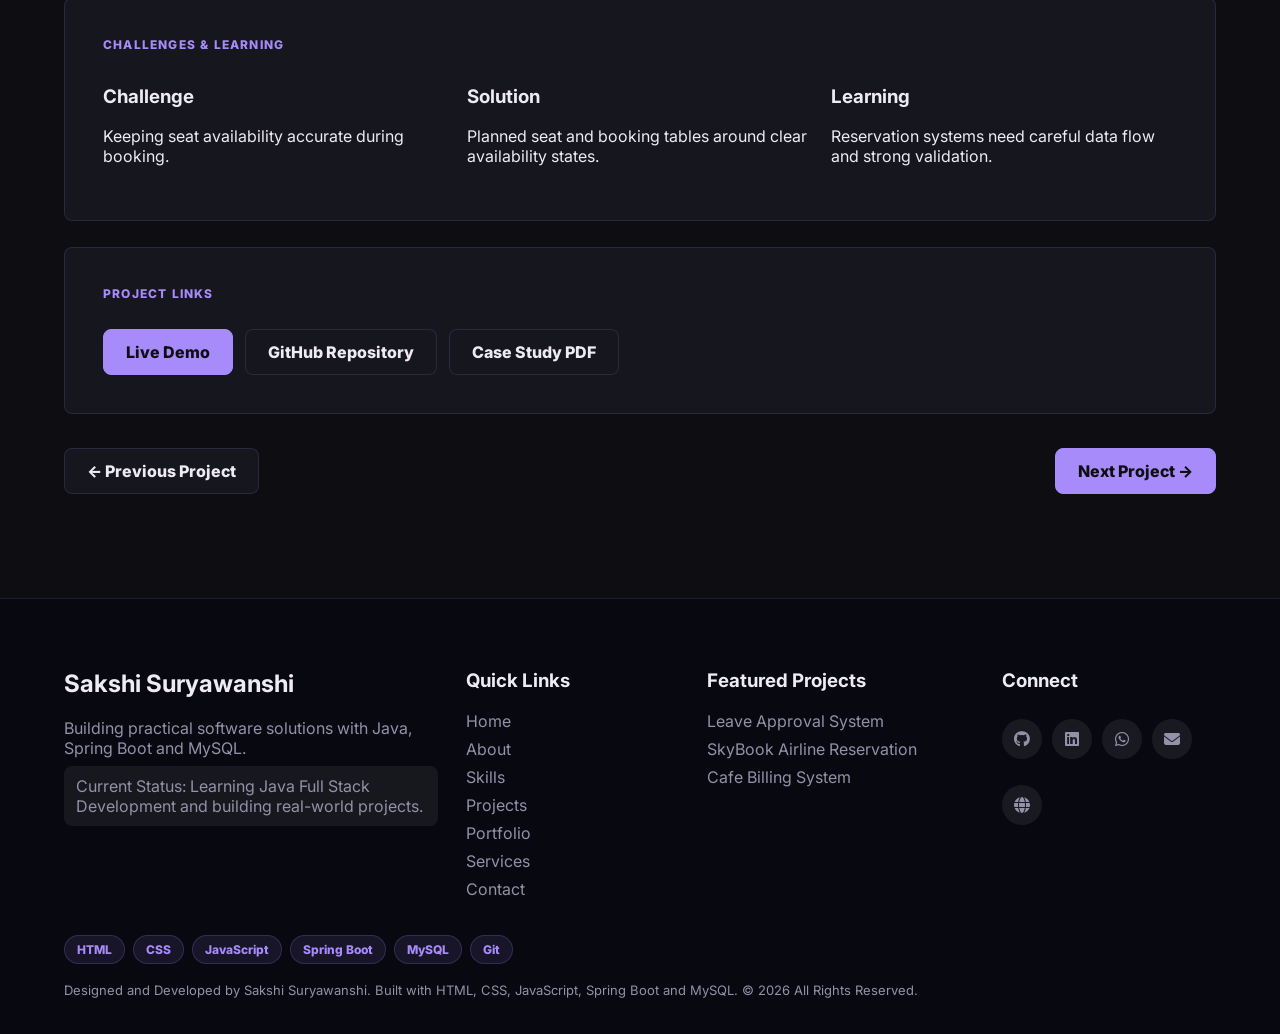
<file: frontend/skybook.html>
<!doctype html>
<html lang="en">
  <head>
    <script>
      document.documentElement.setAttribute(
        "data-theme",
        localStorage.getItem("theme") || "dark",
      );
    </script>
    <meta charset="UTF-8" />
    <meta name="viewport" content="width=device-width, initial-scale=1.0" />
    <title>SkyBook Case Study | Sakshi Suryawanshi</title>
    <link rel="preconnect" href="https://fonts.googleapis.com" />
    <link rel="preconnect" href="https://fonts.gstatic.com" crossorigin />
    <link
      href="https://fonts.googleapis.com/css2?family=Inter:wght@400;500;600;700;800&display=swap"
      rel="stylesheet"
    />
    <link
      rel="stylesheet"
      href="https://cdnjs.cloudflare.com/ajax/libs/font-awesome/6.5.2/css/all.min.css"
    />
    <link rel="stylesheet" href="styles.css" />
  </head>
  <body>
    <div class="scroll-progress" data-scroll-progress></div>
    <header class="site-header">
      <a class="brand" href="index.html">Sakshi<span>Suryawanshi</span></a>
      <nav class="nav">
        <a href="index.html">Home</a><a href="about.html">About</a
        ><a href="projects.html" class="active">Projects</a
        ><a href="services.html">Services</a><a href="contact.html">Contact</a
        ><a href="resume.pdf" download class="btn-nav-resume">Resume</a
        ><button
          class="theme-toggle"
          data-theme-toggle
          aria-label="Toggle dark/light mode"
        >
          <i class="fa-solid fa-moon"></i>
        </button>
      </nav>
    </header>
    <main class="case-page">
      <a class="sticky-back" href="projects.html"
        ><i class="fa-solid fa-arrow-left"></i> Back to Projects</a
      >
      <section class="case-hero reveal">
        <div>
          <p class="eyebrow">Reservation Case Study</p>
          <h1>SkyBook Airline Reservation System</h1>
          <p>
            Flight search, seat selection, passenger details, PNR generation and
            ticket download.
          </p>
          <div class="project-actions">
            <a
              class="btn primary"
              href="https://skyline-airline.onrender.com/index.html"
              target="_blank"
              rel="noopener"
              >Live Demo</a
            ><a
              class="btn ghost"
              href="https://github.com/Sakshii-18"
              target="_blank"
              rel="noopener"
              >GitHub Repository</a
            ><a class="btn ghost" href="projects.html">Back to Projects</a>
          </div>
        </div>
        <div class="case-banner sky-screen"></div>
      </section>
      <section class="case-section reveal">
        <p class="eyebrow">Project Overview</p>
        <h2>What the project is</h2>
        <p>
          SkyBook is an airline reservation platform for users who need to
          search flights, select seats, add passenger details and generate
          digital tickets. It is also useful for administrators who manage
          flight information.
        </p>
      </section>
      <section class="case-section reveal">
        <p class="eyebrow">The Problem</p>
        <h2>
          Managing flight reservations and seat availability manually is complex
          and error-prone.
        </h2>
        <p>
          Manual booking can create duplicate reservations, unclear availability
          and slow ticket generation.
        </p>
      </section>
      <section class="case-section reveal">
        <p class="eyebrow">The Solution</p>
        <h2>A digital reservation workflow.</h2>
        <p>
          Built a system where users can search flights, reserve seats, enter
          passenger details, generate PNR numbers and download tickets
          digitally.
        </p>
      </section>
      <section class="case-section reveal">
        <p class="eyebrow">Key Features</p>
        <div class="feature-grid">
          <article>
            <h3>Flight Search</h3>
            <p>Search flights by route and timing.</p>
          </article>
          <article>
            <h3>Seat Selection</h3>
            <p>Select available seats visually.</p>
          </article>
          <article>
            <h3>Passenger Details</h3>
            <p>Capture booking information.</p>
          </article>
          <article>
            <h3>Ticket Booking</h3>
            <p>Complete the reservation flow.</p>
          </article>
          <article>
            <h3>PNR Generation</h3>
            <p>Create unique booking references.</p>
          </article>
          <article>
            <h3>Admin Flight Management</h3>
            <p>Manage flight records and availability.</p>
          </article>
        </div>
      </section>
      <section class="case-section reveal">
        <p class="eyebrow">Technology Stack</p>
        <div class="stack-columns">
          <article>
            <h3>Frontend</h3>
            <p>HTML, CSS, JavaScript</p>
          </article>
          <article>
            <h3>Backend</h3>
            <p>Spring Boot</p>
          </article>
          <article>
            <h3>Database</h3>
            <p>MySQL</p>
          </article>
        </div>
      </section>
      <section class="case-section reveal">
        <p class="eyebrow">System Architecture</p>
        <div class="architecture vertical-architecture">
          <button>User</button><button>Frontend</button
          ><button>Spring Boot</button><button>MySQL</button>
        </div>
      </section>
      <section class="case-section reveal">
        <p class="eyebrow">Project Gallery</p>
        <div class="gallery-carousel">
          <button data-carousel-prev>&lt;</button>
          <div class="gallery-strip" data-carousel>
            <div class="mock-screen sky-search active">
              <img
                src="[data-uri]"
                alt="SkyBook flight search screen"
              />
            </div>
            <div class="mock-screen sky-seat">
              <img
                src="[data-uri]"
                alt="SkyBook seat selection screen"
              />
            </div>
            <div class="mock-screen sky-ticket">
              <img
                src="[data-uri]"
                alt="SkyBook e-ticket screen"
              />
            </div>
          </div>
          <button data-carousel-next>&gt;</button>
        </div>
      </section>
      <section class="case-section reveal">
        <p class="eyebrow">Database Design</p>
        <div class="table-grid">
          <article>Flights</article>
          <article>Passengers</article>
          <article>Bookings</article>
          <article>Seats</article>
          <article>Tickets</article>
          <article>Admins</article>
        </div>
      </section>
      <section class="case-section reveal">
        <p class="eyebrow">Challenges & Learning</p>
        <div class="behind-grid">
          <article>
            <h3>Challenge</h3>
            <p>Keeping seat availability accurate during booking.</p>
          </article>
          <article>
            <h3>Solution</h3>
            <p>
              Planned seat and booking tables around clear availability states.
            </p>
          </article>
          <article>
            <h3>Learning</h3>
            <p>
              Reservation systems need careful data flow and strong validation.
            </p>
          </article>
        </div>
      </section>
      <section class="case-section reveal">
        <p class="eyebrow">Project Links</p>
        <div class="project-actions">
          <a
            class="btn primary"
            href="https://skyline-airline.onrender.com/"
            target="_blank"
            rel="noopener"
            >Live Demo</a
          ><a
            class="btn ghost"
            href="https://github.com/Sakshii-18/Skyline-Airline/"
            target="_blank"
            rel="noopener"
            >GitHub Repository</a
          ><a class="btn ghost" href="skybook-case-study.pdf" download
            >Case Study PDF</a
          >
        </div>
      </section>
      <nav class="next-project-nav reveal">
        <a class="btn ghost" href="leave-approval.html"
          >&lt;- Previous Project</a
        ><a class="btn primary" href="cafe-billing.html">Next Project -&gt;</a>
      </nav>
    </main>
    <a
      class="whatsapp-float"
      href="https://wa.me/917499683725?text=Hi%20Sakshi%2C%20I%20saw%20your%20portfolio%20and%20would%20like%20to%20connect."
      target="_blank"
      rel="noopener"
      aria-label="Chat on WhatsApp"
      ><i class="fa-brands fa-whatsapp"></i
    ></a>
    <footer class="premium-footer">
      <div class="footer-grid">
        <section>
          <h2>Sakshi Suryawanshi</h2>
          <p>
            Building practical software solutions with Java, Spring Boot and
            MySQL.
          </p>
          <p class="status-dot">
            Current Status: Learning Java Full Stack Development and building
            real-world projects.
          </p>
        </section>
        <section>
          <h3>Quick Links</h3>
          <a href="index.html">Home</a><a href="about.html">About</a
          ><a href="index.html#skills">Skills</a
          ><a href="projects.html">Projects</a><a href="index.html">Portfolio</a
          ><a href="services.html">Services</a
          ><a href="contact.html">Contact</a>
        </section>
        <section>
          <h3>Featured Projects</h3>
          <a href="leave-approval.html">Leave Approval System</a
          ><a href="skybook.html">SkyBook Airline Reservation</a
          ><a href="cafe-billing.html">Cafe Billing System</a>
        </section>
        <section>
          <h3>Connect</h3>
          <div class="footer-icons">
            <a href="https://github.com/Sakshii-18" target="_blank"
              ><i class="fa-brands fa-github"></i></a
            ><a
              href="https://www.linkedin.com/in/sakshi-suryawanshii/"
              target="_blank"
              ><i class="fa-brands fa-linkedin"></i></a
            ><a
              href="https://wa.me/917499683725?text=Hi%20Sakshi%2C%20I%20saw%20your%20portfolio%20and%20would%20like%20to%20connect."
              target="_blank"
              rel="noopener"
              ><i class="fa-brands fa-whatsapp"></i></a
            ><a href="mailto:ms.sakshisuryawanshi18@gmail.com"
              ><i class="fa-solid fa-envelope"></i></a
            ><a
              href="https://sakshi-suryawanshiportfolio.netlify.app/"
              target="_blank"
              rel="noopener"
              ><i class="fa-solid fa-globe"></i
            ></a>
          </div>
        </section>
      </div>
      <div class="footer-badges">
        <span>HTML</span><span>CSS</span><span>JavaScript</span
        ><span>Spring Boot</span><span>MySQL</span><span>Git</span>
      </div>
      <button class="back-top" data-back-top>↑ Top</button>
      <p class="copyright">
        Designed and Developed by Sakshi Suryawanshi. Built with HTML, CSS,
        JavaScript, Spring Boot and MySQL. © 2026 All Rights Reserved.
      </p>
    </footer>
    <script src="script.js"></script>
  </body>
</html>
</file>
<file: frontend/styles.css>
/* ═══════════════════════════════════════════════════════════════
   SAKSHI SURYAWANSHI PORTFOLIO — VIOLET + GOLD DARK THEME
   Default: Dark. Toggle to Light stored in localStorage.
═══════════════════════════════════════════════════════════════ */

/* ── Design Tokens ─────────────────────────────────────────── */
:root {
  /* Dark (default) */
  --bg:          #0e0e12;
  --card:        #16161e;
  --card2:       #1c1c28;
  --text:        #eeeaf6;
  --muted:       #9390a8;
  --accent:      #a78bfa;   /* violet */
  --gold:        #f5c542;   /* gold   */
  --border:      rgba(167,139,250,.14);
  --cream:       #1e1d2a;
  --shadow:      0 24px 70px rgba(0,0,0,.45);
  --glow-v:      rgba(167,139,250,.22);
  --glow-g:      rgba(245,197,66,.18);
  /* legacy aliases kept for case study pages */
  --green:       #7dd3a8;
  --blue:        #a78bfa;
  --rose:        #f87c9a;
  --accent-warm: #f5c542;
  color-scheme: dark;
}

/* ── Light override ─────────────────────────────────────────── */
[data-theme="light"] {
  --bg:          #f8f7ff;
  --card:        #ffffff;
  --card2:       #f1effe;
  --text:        #1a1730;
  --muted:       #6b6585;
  --accent:      #7c3aed;
  --gold:        #c98e00;
  --border:      rgba(124,58,237,.15);
  --cream:       #ede9fe;
  --shadow:      0 24px 70px rgba(100,60,200,.10);
  --glow-v:      rgba(124,58,237,.12);
  --glow-g:      rgba(201,142,0,.12);
  --green:       #16a34a;
  --blue:        #7c3aed;
  --rose:        #e11d48;
  color-scheme: light;
}

/* ── Reset & Base ───────────────────────────────────────────── */
*, *::before, *::after { box-sizing: border-box; }
html { scroll-behavior: smooth; }
body {
  margin: 0;
  font-family: Inter, system-ui, -apple-system, "Segoe UI", sans-serif;
  color: var(--text);
  background: var(--bg);
  overflow-x: hidden;
  transition: background 350ms ease, color 350ms ease;
}
a { color: inherit; text-decoration: none; }
button, input, textarea, select { font: inherit; }

/* Hero ambient glow */
body::before {
  content: "";
  position: fixed;
  top: -120px; right: -80px;
  width: 520px; height: 520px;
  border-radius: 50%;
  background: radial-gradient(circle, var(--glow-v), transparent 68%);
  pointer-events: none; z-index: 0;
}
body::after {
  content: "";
  position: fixed;
  inset: 0; z-index: 0;
  background-image:
    linear-gradient(rgba(167,139,250,.028) 1px, transparent 1px),
    linear-gradient(90deg, rgba(167,139,250,.028) 1px, transparent 1px);
  background-size: 52px 52px;
  mask-image: linear-gradient(to bottom, rgba(0,0,0,.7), transparent 75%);
  pointer-events: none;
}
body > * { position: relative; z-index: 1; }

/* ── Scroll Progress ────────────────────────────────────────── */
.scroll-progress {
  position: fixed; top: 0; left: 0;
  height: 3px; width: 0; z-index: 60;
  background: linear-gradient(90deg, var(--accent), var(--gold));
  transition: width 80ms linear;
}

/* ── Header ─────────────────────────────────────────────────── */
.site-header {
  position: sticky; top: 0; z-index: 20;
  display: flex; justify-content: space-between; align-items: center; gap: 20px;
  padding: 16px clamp(18px,5vw,70px);
  background: rgba(14,14,18,.82);
  backdrop-filter: blur(20px);
  border-bottom: 1px solid var(--border);
  transition: background 350ms ease;
}
[data-theme="light"] .site-header { background: rgba(248,247,255,.88); }

.brand { font-weight: 800; font-size: 17px; letter-spacing: -.01em; }
.brand span { display: block; color: var(--accent); font-size: 11px; letter-spacing: .06em; text-transform: uppercase; }

.nav {
  display: flex; gap: 4px; align-items: center;
  padding: 5px; background: var(--card);
  border: 1px solid var(--border); border-radius: 999px;
}
.nav a {
  padding: 9px 13px; color: var(--muted);
  border-radius: 999px; font-size: 13px; font-weight: 700;
  white-space: nowrap; transition: 180ms ease;
}
.nav a.active, .nav a:hover { color: var(--text); background: var(--cream); }

.btn-nav-resume {
  display: inline-flex; align-items: center;
  padding: 7px 14px;
  border: 1.5px solid var(--accent);
  border-radius: 999px;
  color: var(--accent); font-size: 13px; font-weight: 700;
  transition: 180ms ease; margin-left: 4px;
}
.btn-nav-resume:hover { background: var(--accent); color: #fff; }

.theme-toggle {
  background: none; border: 1.5px solid var(--border);
  color: var(--accent); border-radius: 50%;
  width: 34px; height: 34px; cursor: pointer;
  display: flex; align-items: center; justify-content: center;
  font-size: 13px; margin-left: 4px; flex-shrink: 0;
  transition: 180ms ease;
}
.theme-toggle:hover { background: var(--accent); color: #fff; border-color: var(--accent); }

/* ── Buttons ────────────────────────────────────────────────── */
.btn {
  display: inline-flex; justify-content: center; align-items: center;
  min-height: 46px; padding: 0 22px;
  border: 1px solid var(--border); border-radius: 8px;
  font-weight: 800; cursor: pointer; transition: 200ms ease;
}
.btn.primary {
  color: #0e0e12; background: var(--accent); border-color: var(--accent);
}
.btn.primary:hover {
  transform: translateY(-2px);
  box-shadow: 0 16px 40px var(--glow-v);
  filter: brightness(1.08);
}
.btn.ghost { background: var(--card); color: var(--text); }
.btn.ghost:hover {
  transform: translateY(-2px);
  box-shadow: 0 12px 32px rgba(0,0,0,.25);
  border-color: var(--accent);
}

/* ── Eyebrow ────────────────────────────────────────────────── */
.eyebrow {
  margin: 0 0 14px;
  color: var(--accent); font-size: 12px; font-weight: 800;
  letter-spacing: .1em; text-transform: uppercase;
}

/* ── Section layout ─────────────────────────────────────────── */
.featured-work, .stack-section, .lab-band, .project-list,
.achievement-section, .services-grid-section, .approach-section,
.available-section, .contact-connect, .choice-section,
.provide-section, .faq-section, .home-cta,
.thinking-section, .journey-video-section {
  padding: clamp(54px,8vw,110px) clamp(18px,5vw,70px);
}
.section-heading { max-width: 840px; margin-bottom: 34px; }
.section-heading h2 { margin: 0; font-size: clamp(30px,4vw,54px); line-height: 1.05; }

/* ── Hero ───────────────────────────────────────────────────── */
.hero, .page-hero {
  display: grid; grid-template-columns: minmax(0,1.15fr) minmax(280px,.85fr);
  gap: clamp(28px,5vw,70px); align-items: center;
  padding: clamp(28px,5vw,56px) clamp(18px,5vw,70px) clamp(44px,8vw,92px);
  position: relative; overflow: hidden;
}
.page-hero { grid-template-columns: minmax(0,1fr); }
.about-hero { grid-template-columns: minmax(0,1fr) 380px; }

.hero::before {
  content: "";
  position: absolute; top: 10%; right: 4%;
  width: min(44vw,560px); aspect-ratio: 1;
  border: 1px solid rgba(167,139,250,.18);
  border-radius: 50%;
  animation: slowFloat 9s ease-in-out infinite;
  pointer-events: none;
}
.hero::after {
  content: "";
  position: absolute; right: 8%; bottom: 8%;
  width: 170px; height: 170px;
  background: radial-gradient(circle, var(--glow-g), transparent 68%);
  animation: softPulse 4.5s ease-in-out infinite;
  pointer-events: none;
}

.hero h1, .page-hero h1 {
  margin: 0; max-width: 800px;
  font-size: clamp(34px,4.6vw,60px); line-height: 1.08; letter-spacing: -.02em;
}
.hero-text, .page-hero p {
  max-width: 720px; color: var(--muted);
  font-size: clamp(16px,1.8vw,20px); line-height: 1.75;
}
.hero-actions, .project-actions { display: flex; flex-wrap: wrap; gap: 12px; margin-top: 28px; }

/* Hero visual panel */
.hero-visual { display: grid; gap: 14px; }
.hero-visual-card {
  padding: 24px; background: var(--card);
  border: 1px solid var(--border); border-radius: 14px; box-shadow: var(--shadow);
}
.hero-visual-card h3 { margin: 0 0 6px; font-size: 17px; }
.hero-visual-card p  { margin: 0; color: var(--muted); font-size: 14px; line-height: 1.5; }

.hero-visual-stats { display: grid; grid-template-columns: 1fr 1fr; gap: 12px; }
.hero-visual-stats div {
  padding: 18px 14px; background: var(--card);
  border: 1px solid var(--border); border-radius: 12px; text-align: center;
}
.hero-visual-stats strong { display: block; font-size: 26px; color: var(--accent); }
.hero-visual-stats span  { font-size: 12px; color: var(--muted); font-weight: 700; text-transform: uppercase; letter-spacing: .04em; }

.hero-visual-list {
  display: grid; gap: 10px; padding: 20px;
  background: var(--card); border: 1px solid var(--border); border-radius: 14px;
}
.hero-visual-list div { display: flex; align-items: center; gap: 10px; font-size: 14px; font-weight: 700; }
.hero-visual-list i    { color: var(--accent); width: 18px; text-align: center; }

/* Tech badges */
.metric-row.tech-badges {
  display: flex; flex-wrap: wrap; gap: 8px; margin-top: 28px;
}
.metric-row.tech-badges span {
  padding: 6px 14px;
  background: rgba(167,139,250,.1);
  border: 1px solid rgba(167,139,250,.28);
  border-radius: 999px; font-size: 12px; font-weight: 700;
  color: var(--accent);
  transition: 180ms ease;
}
.metric-row.tech-badges span:hover {
  transform: translateY(-3px);
  background: rgba(167,139,250,.2);
  box-shadow: 0 8px 20px var(--glow-v);
}

/* Typing cursor */
[data-typing]::after {
  content: "|";
  animation: blink .7s step-end infinite;
  color: var(--gold);
}
@keyframes blink { 50% { opacity: 0; } }

/* ── Project cards ──────────────────────────────────────────── */
.featured-project-grid {
  display: grid; grid-template-columns: repeat(3,minmax(0,1fr)); gap: 22px;
}
.featured-project-card {
  display: grid; overflow: hidden; min-height: 100%;
  background: var(--card);
  border: 1px solid var(--border); border-radius: 12px;
  box-shadow: var(--shadow);
  transition: transform 240ms ease, box-shadow 240ms ease, border-color 240ms ease;
}
.featured-project-card:hover {
  transform: translateY(-8px);
  border-color: rgba(167,139,250,.40);
  box-shadow: 0 28px 80px rgba(0,0,0,.5), 0 0 0 1px rgba(167,139,250,.12);
}
.project-thumb {
  min-height: 230px; border-bottom: 1px solid var(--border);
  transition: transform 420ms ease, filter 420ms ease;
}
.featured-project-card:hover .project-thumb { transform: scale(1.025); filter: saturate(1.1); }
.project-card-body { display: grid; align-content: start; gap: 10px; padding: 22px; }
.project-card-body h3 { margin: 0; font-size: 21px; }
.project-card-body p  { margin: 0; }
.project-card-body strong {
  display: inline-flex; align-items: center; gap: 6px; margin-top: 6px;
  color: var(--accent); transition: 220ms ease;
}
.featured-project-card:hover strong { gap: 10px; }

/* Tech pills */
.tech-pills, .footer-badges, .available-tags { display: flex; flex-wrap: wrap; gap: 8px; margin: 20px 0; }
.tech-pills span, .footer-badges span, .available-tags span {
  padding: 6px 11px; border-radius: 999px;
  background: var(--cream); border: 1px solid var(--border);
  color: var(--text); font-size: 12px; font-weight: 800;
}
.tech-pills span:nth-child(4n+1) { background: rgba(167,139,250,.15); border-color: rgba(167,139,250,.32); color: var(--accent); }
.tech-pills span:nth-child(4n+2) { background: rgba(245,197,66,.12); border-color: rgba(245,197,66,.30); color: var(--gold); }
.tech-pills span:nth-child(4n+3) { background: rgba(125,211,168,.10); border-color: rgba(125,211,168,.28); color: var(--green); }
.tech-pills span:nth-child(4n+4) { background: rgba(248,124,154,.10); border-color: rgba(248,124,154,.28); color: var(--rose); }

/* ── Why Choose Me ──────────────────────────────────────────── */
.choice-grid {
  display: grid; grid-template-columns: repeat(4,minmax(0,1fr)); gap: 18px;
}
.choice-card {
  min-height: 100%; padding: 24px;
  background: var(--card); border: 1px solid var(--border); border-radius: 10px;
  box-shadow: 0 16px 40px rgba(0,0,0,.18);
  transition: transform 220ms ease, border-color 220ms ease, box-shadow 220ms ease;
}
.choice-card:hover {
  transform: translateY(-6px);
  border-color: rgba(167,139,250,.42);
  box-shadow: 0 24px 60px rgba(0,0,0,.35), 0 0 0 1px rgba(167,139,250,.10);
}
.choice-card i { color: var(--accent); font-size: 28px; margin-bottom: 12px; display: block; }
.choice-card h3 { margin: 0 0 8px; font-size: 16px; }

/* ── What I Provide ─────────────────────────────────────────── */
.provide-grid {
  display: grid; grid-template-columns: repeat(3,minmax(0,1fr)); gap: 14px;
}
.provide-grid span {
  display: flex; align-items: center; gap: 12px;
  min-height: 72px; padding: 18px;
  background: var(--card); border: 1px solid var(--border); border-radius: 8px;
  font-weight: 800; transition: 200ms ease;
}
.provide-grid span:hover {
  transform: translateY(-4px); background: var(--cream);
  border-color: rgba(167,139,250,.35);
}
.provide-grid i { color: var(--accent); }

/* ── FAQ ────────────────────────────────────────────────────── */
.faq-list { display: grid; gap: 12px; max-width: 900px; }
.faq-list details {
  background: var(--card); border: 1px solid var(--border);
  border-radius: 8px; overflow: hidden; transition: border-color 200ms ease;
}
.faq-list details[open] { background: var(--cream); border-color: rgba(167,139,250,.40); }
.faq-list summary {
  display: flex; justify-content: space-between; align-items: center; gap: 18px;
  padding: 18px 20px; color: var(--text); cursor: pointer; font-weight: 900;
}
.faq-list summary::after { content: "+"; color: var(--accent); font-size: 22px; }
.faq-list details[open] summary::after { content: "−"; }
.faq-list p { margin: 0; padding: 0 20px 20px; }

/* ── Home CTA ───────────────────────────────────────────────── */
.home-cta {
  margin: 0 clamp(18px,5vw,70px) clamp(54px,8vw,110px);
  padding: clamp(40px,6vw,80px) clamp(28px,5vw,70px);
  background: linear-gradient(135deg,rgba(167,139,250,.12),rgba(245,197,66,.09));
  border: 1px solid var(--border); border-radius: 14px;
}
.home-cta h2 { max-width: 760px; margin: 0; font-size: clamp(30px,4vw,52px); line-height: 1.08; }

/* ── Reveal animation ───────────────────────────────────────── */
.reveal { opacity: 0; transform: translateY(30px); transition: opacity 700ms ease, transform 700ms ease; }
.reveal.visible { opacity: 1; transform: translateY(0); }

/* ── Testimonials ───────────────────────────────────────────── */
.testimonials-section { padding: clamp(54px,8vw,110px) clamp(18px,5vw,70px); }
.testimonials-grid {
  display: grid; grid-template-columns: repeat(auto-fit,minmax(280px,1fr));
  gap: 22px; margin-top: 2rem;
}
.testimonial-card {
  background: var(--card); border: 1px solid var(--border); border-radius: 14px;
  padding: 28px; display: flex; flex-direction: column; gap: 20px;
  transition: transform 280ms ease, box-shadow 280ms ease, border-color 280ms ease;
}
.testimonial-card:hover {
  transform: translateY(-5px);
  border-color: rgba(167,139,250,.38);
  box-shadow: 0 20px 60px rgba(0,0,0,.3), 0 0 0 1px rgba(167,139,250,.08);
}
.testimonial-quote {
  font-size: .95rem; line-height: 1.7; color: var(--muted);
  font-style: italic; padding-left: 1rem;
  border-left: 3px solid var(--accent);
}
.testimonial-author { display: flex; align-items: center; gap: 12px; }
.author-avatar {
  width: 42px; height: 42px; border-radius: 50%;
  background: linear-gradient(135deg,var(--accent),var(--gold));
  color: #0e0e12; font-weight: 800;
  display: flex; align-items: center; justify-content: center;
  font-size: 16px; flex-shrink: 0;
}
.testimonial-author strong { display: block; font-size: .9rem; }
.testimonial-author span  { font-size: .78rem; color: var(--muted); }

/* ── Portrait visual (projects page) ───────────────────────── */
.portrait-visual { position: relative; min-height: 390px; }
.orbit {
  position: absolute; inset: 20px;
  border: 2px dashed rgba(167,139,250,.45);
  border-radius: 50%;
  animation: spin 18s linear infinite;
}
.orbit::before {
  content: "";
  position: absolute; top: -6px; left: 50%;
  transform: translateX(-50%);
  width: 12px; height: 12px; border-radius: 50%;
  background: var(--gold);
  box-shadow: 0 0 14px var(--glow-g);
}
.profile-panel {
  position: absolute; inset: 86px 28px;
  display: grid; align-content: center; gap: 12px; padding: 28px;
  background: linear-gradient(135deg,var(--card2),var(--card));
  border: 1px solid rgba(167,139,250,.22);
  border-radius: 12px; box-shadow: var(--shadow);
}
.profile-panel span { color: var(--accent); font-weight: 800; font-size: 13px; }
.profile-panel p   { color: var(--text); margin: 0; font-weight: 700; line-height: 1.55; }

/* ── Project Finder ─────────────────────────────────────────── */
.project-finder { padding: clamp(54px,8vw,110px) clamp(18px,5vw,70px); }
.finder-tabs { display: flex; flex-wrap: wrap; gap: 10px; margin: 24px 0; }
.finder-tabs button {
  padding: 10px 22px; border-radius: 999px; font-size: 13px; font-weight: 800;
  border: 1px solid var(--border); background: var(--card); color: var(--muted);
  cursor: pointer; transition: 200ms ease;
}
.finder-tabs button.active,
.finder-tabs button:hover {
  background: var(--accent); color: #0e0e12; border-color: var(--accent);
  box-shadow: 0 8px 24px var(--glow-v);
}
.finder-result {
  padding: 28px; background: var(--card2);
  border: 1px solid rgba(167,139,250,.25); border-radius: 12px;
  box-shadow: 0 16px 50px rgba(0,0,0,.22);
}
.finder-result span { color: var(--accent); font-size: 12px; font-weight: 800; text-transform: uppercase; letter-spacing: .08em; }
.finder-result h3   { margin: 8px 0; font-size: 22px; }
.finder-result p    { color: var(--muted); margin: 0 0 12px; }
.finder-result small { color: var(--gold); font-weight: 700; }

/* ── Stack / Lab ─────────────────────────────────────────────── */
.metric-row, .stack-grid, .lab-grid, .achievement-grid, .story-grid,
.feature-grid, .behind-grid, .service-grid { display: grid; gap: 18px; }
.stack-grid { grid-template-columns: repeat(4,minmax(0,1fr)); }
.lab-grid, .achievement-grid { grid-template-columns: repeat(4,minmax(0,1fr)); }
.story-grid { padding: 0 clamp(18px,5vw,70px) clamp(54px,8vw,110px); grid-template-columns: repeat(3,minmax(0,1fr)); }
.feature-grid  { grid-template-columns: repeat(3,minmax(0,1fr)); margin: 20px 0; }
.behind-grid   { grid-template-columns: repeat(3,minmax(0,1fr)); }

.stack-grid article, .lab-card, .achievement-card, .story-card,
.feature-grid article, .service-card, .quick-connect, .response-card {
  padding: 22px; background: var(--card);
  border: 1px solid var(--border); border-radius: 8px;
  box-shadow: 0 16px 40px rgba(0,0,0,.18);
}
.stack-grid i, .service-card i, .choice-card i, .provide-grid i { color: var(--accent); font-size: 26px; }
.lab-card span, .achievement-card span, .feature-grid span { color: var(--gold); font-weight: 900; }

/* ── Lab band  ───────────────────────────────────────────────── */
.lab-band { background: var(--card2); }

/* ── Contact ─────────────────────────────────────────────────── */
.contact-premium {
  display: grid; grid-template-columns: minmax(0,1fr) minmax(320px,.9fr);
  gap: clamp(28px,5vw,70px); align-items: start;
  padding: clamp(28px,5vw,56px) clamp(18px,5vw,70px) clamp(44px,8vw,92px);
}
.contact-copy h1 { margin: 0; font-size: clamp(34px,4.6vw,56px); line-height: 1.08; }
.step-flow, .trust-list { display: grid; gap: 12px; margin: 24px 0; }
.step-flow span, .trust-list span {
  display: flex; align-items: center; gap: 10px; padding: 14px;
  background: var(--card); border: 1px solid var(--border); border-radius: 8px; font-weight: 800;
}
.trust-list span::before { content: "✓"; color: var(--gold); font-weight: 900; }
.step-flow i { color: var(--accent); }

.contact-form {
  padding: clamp(22px,4vw,36px); background: var(--card);
  border: 1px solid var(--border); border-radius: 12px; box-shadow: var(--shadow);
  display: grid; gap: 16px;
}
.contact-form label  { display: grid; gap: 8px; font-weight: 800; }
.contact-form input,
.contact-form textarea,
.contact-form select {
  width: 100%; padding: 13px;
  border: 1px solid var(--border); border-radius: 8px;
  background: var(--card2); color: var(--text);
  transition: border-color 180ms ease;
}
.contact-form input:focus,
.contact-form textarea:focus,
.contact-form select:focus {
  outline: none;
  border-color: var(--accent);
  box-shadow: 0 0 0 3px var(--glow-v);
}
.contact-form small { min-height: 18px; color: var(--rose); font-weight: 700; }
.contact-form fieldset {
  display: grid; grid-template-columns: repeat(2,minmax(0,1fr)); gap: 10px;
  margin: 0; padding: 16px; border: 1px solid var(--border); border-radius: 8px;
}
.contact-form legend { padding: 0 6px; font-weight: 900; }
.contact-form fieldset label, .terms-row { display: flex; align-items: center; gap: 8px; font-weight: 700; }
.contact-form input[type="radio"], .contact-form input[type="checkbox"] { width: auto; }
.form-status, .toast { padding: 16px; border-radius: 8px; font-weight: 800; }
.form-status.success, .toast.success { color: #0d6e3c; background: rgba(125,211,168,.16); border: 1px solid rgba(125,211,168,.3); }
.form-status.error,   .toast.error   { color: var(--rose); background: rgba(248,124,154,.10); border: 1px solid rgba(248,124,154,.25); }
.toast { position: fixed; right: 24px; bottom: 88px; z-index: 40; box-shadow: var(--shadow); }

.response-card { border-left: 3px solid var(--gold); }
.response-card h3 { margin: 0 0 8px; color: var(--gold); font-size: 16px; }
.response-card p  { margin: 4px 0; font-size: 14px; color: var(--muted); }

/* ── Quick connect ──────────────────────────────────────────── */
.quick-connect, .contact-connect { margin: 0 clamp(18px,5vw,70px) clamp(54px,8vw,90px); }
.connect-icons { display: flex; flex-wrap: wrap; gap: 12px; }
.connect-icons a {
  position: relative; display: inline-flex; align-items: center; gap: 9px;
  min-height: 46px; padding: 0 16px;
  background: var(--card); border: 1px solid var(--border); border-radius: 999px;
  font-weight: 800; transition: 180ms ease;
}
.connect-icons i { color: var(--accent); font-size: 18px; }
.connect-icons a:hover { transform: scale(1.05); box-shadow: 0 12px 30px var(--glow-v); border-color: var(--accent); }
.connect-icons a::after {
  content: attr(data-tooltip); position: absolute;
  left: 50%; bottom: calc(100% + 8px); transform: translateX(-50%);
  padding: 6px 9px; color: #fff; background: var(--text);
  border-radius: 6px; font-size: 12px; white-space: nowrap;
  opacity: 0; pointer-events: none; transition: 180ms ease;
}
.connect-icons a:hover::after { opacity: 1; }

/* ── Services ───────────────────────────────────────────────── */
.service-grid { grid-template-columns: repeat(3,minmax(0,1fr)); }
.service-card  { display: grid; align-content: start; gap: 12px; }
.service-card ul { padding-left: 18px; }
.approach-steps { display: grid; grid-template-columns: repeat(auto-fit,minmax(140px,1fr)); gap: 12px; }
.approach-steps span {
  padding: 18px; background: var(--card);
  border: 1px solid var(--border); border-radius: 8px; font-weight: 900;
}
.service-enquiry-cta {
  margin: 0 clamp(18px,5vw,70px) clamp(54px,8vw,110px);
  padding: clamp(28px,4vw,50px); background: var(--card);
  border: 1px solid var(--border); border-radius: 12px; text-align: center;
}

/* ── About / Profile ────────────────────────────────────────── */
.profile-photo {
  width: 78px; height: 78px; border-radius: 50%; object-fit: cover;
  border: 3px solid rgba(167,139,250,.35); box-shadow: 0 8px 20px rgba(0,0,0,.3);
}
.about-photo-space { display: flex; align-items: center; justify-content: center; min-height: 390px; }
.about-photo { width: 100%; max-width: 340px; aspect-ratio: 1/1; border-radius: 16px; object-fit: cover; box-shadow: var(--shadow); border: 1px solid var(--border); }

/* ── Case study / project pages ─────────────────────────────── */
.case-page  { padding: clamp(34px,6vw,70px) clamp(18px,5vw,70px); position: relative; }
.case-hero  { display: grid; grid-template-columns: minmax(0,.85fr) minmax(320px,1fr); gap: clamp(24px,5vw,58px); align-items: start; min-height: auto; padding-top: 10px; }
.case-hero h1 { margin: 0; font-size: clamp(42px,6vw,76px); line-height: 1; }
.case-hero p  { font-size: 18px; }
.case-banner  { min-height: 440px; border: 1px solid var(--border); border-radius: 12px; box-shadow: var(--shadow); }
.case-section {
  margin: 26px 0; padding: clamp(22px,4vw,38px);
  background: var(--card); border: 1px solid var(--border); border-radius: 8px;
}
.case-section h2 { margin: 0 0 12px; font-size: clamp(28px,4vw,46px); line-height: 1.08; }
.project-case { margin-bottom: 70px; }

.sticky-back {
  position: sticky; top: 90px; z-index: 15;
  display: inline-flex; align-items: center; gap: 8px;
  margin-bottom: 18px; padding: 10px 16px;
  background: var(--card); border: 1px solid var(--border); border-radius: 999px;
  font-weight: 800; font-size: 13px; transition: 180ms ease;
}
.sticky-back:hover { transform: translateX(-3px); }

/* Architecture diagram */
.architecture {
  position: relative; display: grid; grid-template-columns: repeat(4,1fr); gap: 12px; margin: 24px 0;
}
.architecture::before {
  content: ""; position: absolute; left: 8%; right: 8%; top: 50%;
  height: 3px; background: linear-gradient(90deg,var(--accent),var(--gold));
  animation: pulseLine 1.8s ease infinite;
}
.architecture button {
  position: relative; z-index: 1; min-height: 96px; padding: 14px;
  border: 1px solid var(--border); border-radius: 8px;
  background: var(--card); box-shadow: var(--shadow); font-weight: 900; cursor: pointer;
  color: var(--text); transition: 180ms ease;
}
.architecture button:hover { background: var(--accent); color: #0e0e12; border-color: var(--accent); }
.architecture-info { min-height: 120px; padding: 18px; background: var(--cream); border-radius: 8px; }

.timeline ol { list-style: none; padding: 0; margin: 0; display: grid; gap: 14px; }
.timeline li  { padding-left: 22px; border-left: 3px solid var(--accent); }
.timeline span { font-weight: 900; }
.timeline-section { padding: 5rem 2rem; max-width: 800px; margin: 0 auto; }
.timeline { position: relative; margin-top: 2.5rem; padding-left: 2rem; }
.timeline::before {
  content: ""; position: absolute; left: .45rem; top: 0; bottom: 0;
  width: 2px; background: linear-gradient(to bottom,var(--accent),transparent);
}
.timeline-item { position: relative; padding: 0 0 2.5rem 2rem; display: flex; flex-direction: column; }
.timeline-dot {
  position: absolute; left: -1.6rem; top: .3rem;
  width: .9rem; height: .9rem; border-radius: 50%;
  background: var(--accent); border: 2px solid var(--bg);
  box-shadow: 0 0 0 3px var(--glow-v);
}
.timeline-dot.active-step { background: #fff; box-shadow: 0 0 0 4px rgba(167,139,250,.5),0 0 14px var(--glow-v); }
.timeline-year { font-size: .75rem; font-weight: 700; text-transform: uppercase; letter-spacing: .08em; color: var(--accent); margin-bottom: .3rem; display: block; }
.timeline-content h3 { font-size: 1.1rem; margin: .2rem 0 .4rem; }
.timeline-content p  { font-size: .9rem; color: var(--muted); line-height: 1.6; margin: 0; }

/* Gallery / mockup */
.mock-app, .mock-screen { min-height: 330px; border-radius: 8px; border: 1px solid var(--border); background-color: var(--card); overflow: hidden; }
.mock-screen img { width: 100%; height: 100%; object-fit: cover; display: block; }
.gallery-strip { display: grid; grid-template-columns: repeat(3,1fr); gap: 16px; margin: 28px 0; }
.gallery-strip .mock-screen { min-height: 260px; transition: 180ms ease; cursor: zoom-in; }
.gallery-strip .mock-screen:hover { transform: scale(1.02); box-shadow: var(--shadow); }
.gallery-carousel { display: grid; grid-template-columns: 52px 1fr 52px; gap: 12px; align-items: center; }
.gallery-carousel button { height: 52px; border: 1px solid var(--border); border-radius: 8px; background: var(--card); color: var(--text); font-size: 28px; cursor: pointer; }
.gallery-carousel .gallery-strip { margin: 0; }
.gallery-carousel .mock-screen { display: none; }
.gallery-carousel .mock-screen.active { display: block; }

/* Project thumb backgrounds */
.leave-screen { background: url("../assets/images/leave-approval.svg") center/cover no-repeat, linear-gradient(135deg,#1e1d2a,#16161e); }
.sky-screen   { background: url("../assets/images/skybook.svg")       center/cover no-repeat, linear-gradient(135deg,#1a1d2a,#16161e); }
.cafe-screen  { background: url("../assets/images/cafe-billing.svg")   center/cover no-repeat, linear-gradient(135deg,#1d1a2a,#16161e); }
.approval-theme { background-image: linear-gradient(90deg,var(--card) 0 16%,transparent 16%),linear-gradient(135deg,#1e1d2a,#1a2420 45%,#16161e 45%); }
.sky-seat     { background-image: radial-gradient(circle at 74% 28%,rgba(167,139,250,.15),transparent 22%),linear-gradient(135deg,#16161e 0 35%,#1a1d2a 35% 58%,#1d1a2a 58%); }
.cafe-invoice { background-image: repeating-linear-gradient(0deg,#1d1a2a 0 34px,#16161e 34px 68px),linear-gradient(135deg,#1c1828,#16161e); }
.login-theme  { background-image: linear-gradient(135deg,var(--card) 0 42%,var(--bg) 42%); }
.dashboard-theme, .sky-search, .cafe-dashboard { background-image: linear-gradient(90deg,var(--card) 0 16%,transparent 16%),repeating-linear-gradient(0deg,#1e1d2a 0 50px,#16161e 50px 100px); }
.sky-ticket, .cafe-menu { background-image: repeating-linear-gradient(90deg,#1e1d2a 0 80px,#16161e 80px 120px); }

/* Case study feature showcase etc */
.feature-showcase, .project-cover, .demo-section { display: grid; grid-template-columns: minmax(0,1.25fr) minmax(300px,.75fr); gap: 28px; align-items: stretch; }
.product-shot, .launch-panel, .architecture-panel, .demo-section, .behind-build, .project-cover {
  padding: clamp(22px,4vw,36px); background: var(--card); border: 1px solid var(--border); border-radius: 8px;
}
.split-section { display: grid; grid-template-columns: 1fr 1fr; gap: 24px; margin: 32px 0; }
.demo-section  { margin: 28px 0; }
.demo-section video { width: 100%; min-height: 260px; background: var(--text); border-radius: 8px; }
.project-cover  { margin-bottom: 22px; }
.project-cover h2 { margin: 14px 0; font-size: clamp(34px,5vw,64px); line-height: 1.02; }
.next-project-nav { display: flex; justify-content: space-between; gap: 14px; margin: 34px 0; }
.stack-columns, .table-grid { display: grid; grid-template-columns: repeat(3,minmax(0,1fr)); gap: 16px; }
.stack-columns article, .table-grid article { padding: 18px; background: var(--cream); border: 1px solid var(--border); border-radius: 8px; font-weight: 800; }
.vertical-architecture { max-width: 780px; margin-inline: auto; }
.vertical-architecture button::after { content: ""; }
.status-tag { display: inline-flex; padding: 8px 10px; color: var(--gold); background: rgba(245,197,66,.12); border-radius: 999px; font-size: 12px; font-weight: 800; }

/* Dashboard mockup internals */
.laptop-mockup { position: relative; padding: 14px 14px 28px; background: var(--text); border-radius: 20px; box-shadow: var(--shadow); }
.screen, .device-frame, .browser-mockup { overflow: hidden; background: var(--card); border: 1px solid var(--border); border-radius: 10px; }
.keyboard { position: absolute; left: 9%; right: 9%; bottom: 8px; height: 8px; background: #2a2435; border-radius: 99px; }
.browser-bar { display: flex; align-items: center; gap: 7px; height: 38px; padding: 0 12px; color: var(--muted); background: var(--cream); border-bottom: 1px solid var(--border); font-size: 12px; font-weight: 700; }
.browser-bar i { width: 10px; aspect-ratio: 1; border-radius: 50%; background: var(--rose); }
.browser-bar i:nth-child(2) { background: var(--gold); }
.browser-bar i:nth-child(3) { background: var(--green); }
.dashboard-preview, .app-ui { min-height: 380px; display: grid; grid-template-columns: 70px 1fr 1fr; gap: 14px; padding: 18px; }
.app-ui { grid-template-columns: 88px 1fr; }
.side-rail, .app-ui aside { grid-row: span 2; border-radius: 8px; background: linear-gradient(180deg,var(--accent),rgba(167,139,250,.4)); }
.chart-card, .table-preview, .mini-kpis b, .workflow-strip span, .data-grid, .form-preview b { border-radius: 8px; background: var(--cream); }
.chart-card.tall { min-height: 180px; background: linear-gradient(135deg,rgba(167,139,250,.15),rgba(245,197,66,.12)); }
.approval-chain { display: grid; gap: 8px; }
.approval-chain b { display: grid; place-items: center; min-height: 40px; border-radius: 8px; background: var(--cream); color: var(--text); }
.chart-card.grid-lines, .data-grid { grid-column: span 2; min-height: 150px; background-image: linear-gradient(var(--border) 1px,transparent 1px),linear-gradient(90deg,var(--border) 1px,transparent 1px); background-size: 28px 28px; }
.table-preview { grid-column: span 2; min-height: 90px; }
.mini-kpis, .workflow-strip { display: grid; grid-template-columns: repeat(3,1fr); gap: 12px; margin-bottom: 14px; }
.workflow-strip { grid-template-columns: repeat(4,1fr); }
.workflow-strip span { display: grid; place-items: center; min-height: 44px; color: var(--text); font-weight: 800; font-size: 12px; }
.mini-kpis b { min-height: 74px; }
.data-grid { min-height: 220px; }

/* Preview lightbox */
.preview-lightbox { position: fixed; inset: 0; z-index: 80; display: none; place-items: center; padding: 34px; background: rgba(0,0,0,.75); }
.preview-lightbox.open { display: grid; }
.preview-lightbox button { position: absolute; top: 18px; right: 18px; width: 44px; height: 44px; color: #fff; background: rgba(255,255,255,.12); border: 1px solid rgba(255,255,255,.25); border-radius: 50%; font-size: 26px; cursor: pointer; }
.preview-lightbox .mock-screen { width: min(980px,92vw); min-height: min(70vh,620px); box-shadow: var(--shadow); }

/* Thinking section */
.thinking-grid { display: grid; grid-template-columns: repeat(auto-fit,minmax(180px,1fr)); gap: 16px; }
.thinking-card { display: flex; align-items: center; gap: 12px; padding: 18px 20px; background: var(--card); border: 1px solid var(--border); border-radius: 8px; font-weight: 800; }
.thinking-card i { display: grid; place-items: center; width: 30px; height: 30px; border-radius: 50%; background: rgba(167,139,250,.15); color: var(--accent); flex-shrink: 0; }
.thinking-note { margin-top: 22px; font-weight: 700; }
.cta-actions-center { justify-content: center; margin-top: 20px; }

/* Video showcase */
.video-showcase { position: relative; margin-top: 40px; border-radius: 24px; overflow: hidden; background: var(--card); border: 1px solid var(--border); box-shadow: var(--shadow); }
.video-showcase iframe { width: 100%; height: 600px; border: none; display: block; }
.video-badge { position: absolute; top: 20px; left: 20px; z-index: 2; padding: 10px 18px; border-radius: 999px; background: rgba(14,14,18,.9); border: 1px solid var(--border); font-size: 13px; font-weight: 700; display: flex; align-items: center; gap: 8px; color: var(--text); }
.video-highlights { display: grid; grid-template-columns: repeat(3,1fr); gap: 20px; margin-top: 30px; }
.highlight-card { padding: 24px; background: var(--card); border: 1px solid var(--border); border-radius: 14px; text-align: center; }
.highlight-card i { font-size: 28px; color: var(--accent); margin-bottom: 14px; }
.highlight-card h3 { margin-bottom: 10px; }

/* ── WhatsApp float ─────────────────────────────────────────── */
.whatsapp-float {
  position: fixed; left: 22px; bottom: 22px; z-index: 45;
  display: grid; place-items: center; width: 54px; aspect-ratio: 1;
  color: white; background: #25D366; border-radius: 50%;
  box-shadow: 0 10px 30px rgba(37,211,102,.35); font-size: 26px;
  transition: transform 200ms ease;
}
.whatsapp-float:hover { transform: translateY(-3px); }

/* ── Back to top ────────────────────────────────────────────── */
.back-top {
  position: fixed; right: 22px; bottom: 22px; z-index: 48;
  display: grid; place-items: center;
  width: 46px; height: 46px; padding: 0; margin: 0;
  background: var(--accent); color: #0e0e12;
  border: none; border-radius: 50%; cursor: pointer;
  box-shadow: 0 12px 36px var(--glow-v);
  opacity: 0; pointer-events: none;
  transition: opacity 300ms ease, transform 300ms ease;
  transform: translateY(8px);
}
.back-top.visible { opacity: 1; pointer-events: auto; transform: translateY(0); }
.back-top:hover { transform: translateY(-3px) !important; filter: brightness(1.1); }

/* ── Footer ─────────────────────────────────────────────────── */
.premium-footer {
  padding: clamp(38px,6vw,70px) clamp(18px,5vw,70px) 28px;
  background: #080810; color: var(--text);
  border-top: 1px solid var(--border);
}
.footer-grid { display: grid; grid-template-columns: 1.4fr .8fr 1fr .8fr; gap: 28px; }
.premium-footer h2, .premium-footer h3 { margin-top: 0; color: var(--text); }
.premium-footer p, .premium-footer a { display: block; color: var(--muted); margin: 8px 0; transition: color 180ms ease; }
.premium-footer a:hover { color: var(--accent); }
.footer-icons { display: flex; gap: 10px; flex-wrap: wrap; }
.footer-icons a { display: grid; place-items: center; width: 40px; aspect-ratio: 1; background: rgba(255,255,255,.07); border-radius: 50%; transition: 180ms ease; }
.footer-icons a:hover { background: var(--accent); color: #0e0e12; }
.footer-location { margin-top: 18px; }
.footer-location a { display: inline-flex; align-items: center; gap: 10px; color: var(--muted); font-size: .95rem; transition: .3s ease; }
.footer-location a:hover { color: var(--accent); transform: translateX(4px); }
.footer-location i { color: var(--gold); }
.footer-badges { display: flex; flex-wrap: wrap; gap: 8px; margin: 28px 0 18px; }
.footer-badges span { padding: 6px 12px; border-radius: 999px; background: rgba(167,139,250,.1); border: 1px solid rgba(167,139,250,.2); color: var(--accent); font-size: 12px; font-weight: 800; }
.copyright { margin-top: 20px; font-size: 13px; color: var(--muted); }
.status-dot { padding: 10px 12px; background: rgba(255,255,255,.06); border-radius: 8px; }

/* ── Scroll progress bar ────────────────────────────────────── */
.scroll-progress { position: fixed; top: 0; left: 0; height: 3px; width: 0; z-index: 60; background: linear-gradient(90deg,var(--accent),var(--gold)); }

/* ── Cursor glow ────────────────────────────────────────────── */
.cursor-glow { position: fixed; width: 260px; aspect-ratio: 1; pointer-events: none; z-index: 1; border-radius: 50%; background: radial-gradient(circle,rgba(167,139,250,.1),transparent 65%); transform: translate(-50%,-50%); }

/* ── Animations ─────────────────────────────────────────────── */
@keyframes spin      { to { transform: rotate(360deg); } }
@keyframes slowFloat { 50% { transform: translate3d(-16px,12px,0) scale(1.03); } }
@keyframes softPulse { 50% { opacity: .45; transform: scale(1.08); } }
@keyframes pulseLine { 50% { opacity: .35; } }
@keyframes fadeUp    { from { opacity:0; transform:translateY(20px); } to { opacity:1; transform:translateY(0); } }

/* ── Available / loader ─────────────────────────────────────── */
.loader { position: fixed; inset: 0; z-index: 50; display: grid; place-items: center; align-content: center; gap: 16px; color: var(--text); background: var(--bg); transition: opacity 500ms ease, visibility 500ms ease; }
.loader div { width: 52px; aspect-ratio: 1; border: 3px solid rgba(167,139,250,.18); border-top-color: var(--accent); border-radius: 50%; animation: spin 900ms linear infinite; }
.loader.hide { opacity: 0; visibility: hidden; pointer-events: none; }

/* ── Responsive ─────────────────────────────────────────────── */
@media (max-width: 1020px) {
  .hero, .page-hero, .contact-premium, .feature-showcase,
  .project-cover, .split-section, .demo-section, .about-hero { grid-template-columns: 1fr; }
  .stack-grid, .lab-grid, .achievement-grid, .service-grid,
  .footer-grid, .featured-project-grid, .case-hero { grid-template-columns: repeat(2,minmax(0,1fr)); }
  .story-grid, .feature-grid, .behind-grid, .gallery-strip { grid-template-columns: 1fr; }
  .choice-grid, .provide-grid { grid-template-columns: repeat(2,minmax(0,1fr)); }
  .video-highlights { grid-template-columns: 1fr; }
}
@media (max-width: 700px) {
  .site-header, .premium-footer { align-items: flex-start; flex-direction: column; }
  .nav { width: 100%; overflow-x: auto; border-radius: 8px; }
  .hero h1, .page-hero h1 { font-size: 36px; }
  .metric-row, .stack-grid, .lab-grid, .achievement-grid, .service-grid,
  .footer-grid, .architecture, .contact-form fieldset,
  .featured-project-grid, .case-hero, .stack-columns, .table-grid,
  .gallery-carousel, .choice-grid, .provide-grid { grid-template-columns: 1fr; }
  .case-banner { min-height: 300px; }
  .next-project-nav { flex-direction: column; }
  .architecture::before { top: 0; bottom: 0; left: 50%; width: 3px; height: auto; }
  .cursor-glow { display: none; }
  .back-top  { right: 16px; bottom: 16px; }
  .whatsapp-float { left: 16px; bottom: 16px; }
}

/* ═══════════════════════════════════════════════════════════════
   FEATURE 5 — ANIMATED TERMINAL
═══════════════════════════════════════════════════════════════ */
.terminal-block {
  display: inline-flex; flex-direction: column;
  width: 100%; max-width: 460px;
  background: #0a0a0f;
  border: 1px solid rgba(167,139,250,.3);
  border-radius: 10px; overflow: hidden;
  box-shadow: 0 0 0 1px rgba(167,139,250,.08), 0 24px 60px rgba(0,0,0,.5);
  margin-bottom: 28px; font-family: "Fira Code", "Cascadia Code", monospace;
}
.terminal-bar {
  display: flex; align-items: center; gap: 7px;
  padding: 10px 14px;
  background: #111118;
  border-bottom: 1px solid rgba(167,139,250,.15);
}
.t-dot {
  width: 11px; height: 11px; border-radius: 50%;
  background: rgba(255,255,255,.15);
}
.t-dot.r { background: #ff5f57; }
.t-dot.y { background: #febc2e; }
.t-dot.g { background: #28c840; }
.t-title {
  margin-left: 8px; font-size: 12px; color: #666;
  font-family: inherit;
}
.terminal-body {
  padding: 16px 18px; min-height: 130px;
  font-size: 13px; line-height: 1.8;
  color: #c9d1d9;
}
.t-line { display: flex; align-items: flex-start; gap: 8px; opacity: 0; }
.t-line.show { opacity: 1; }
.t-prompt { color: var(--accent); flex-shrink: 0; user-select: none; }
.t-cmd    { color: #e6edf3; white-space: pre; }
.t-out    { color: #7dd3a8; white-space: pre; }
.t-out.gold { color: var(--gold); }
.t-cursor { display: inline-block; width: 8px; height: 14px; background: var(--accent); vertical-align: middle; animation: blink .7s step-end infinite; margin-left: 2px; }

/* ═══════════════════════════════════════════════════════════════
   FEATURE 1 — COST ESTIMATOR
═══════════════════════════════════════════════════════════════ */
.estimator-section {
  padding: clamp(54px,8vw,110px) clamp(18px,5vw,70px);
}
.estimator-wrap {
  display: grid;
  grid-template-columns: 1fr 300px;
  gap: 28px; align-items: start;
  margin-top: 32px;
}
.estimator-options { display: grid; gap: 20px; }
.est-group-label {
  margin: 0 0 10px;
  font-size: 13px; font-weight: 800;
  color: var(--muted); text-transform: uppercase; letter-spacing: .06em;
}
.est-multi-hint {
  font-weight: 600; text-transform: none; letter-spacing: 0;
  color: var(--gold); font-size: 11px;
}
.est-group { display: flex; flex-wrap: wrap; gap: 10px; }
.est-btn {
  padding: 9px 18px;
  background: var(--card); border: 1px solid var(--border);
  border-radius: 999px; color: var(--muted);
  font-size: 13px; font-weight: 700; cursor: pointer;
  transition: 200ms ease;
}
.est-btn:hover {
  border-color: rgba(167,139,250,.45);
  color: var(--text);
  background: var(--cream);
}
.est-btn.active {
  background: rgba(167,139,250,.15);
  border-color: var(--accent);
  color: var(--accent);
  box-shadow: 0 0 0 3px var(--glow-v);
}

.estimator-result {
  position: sticky; top: 90px;
  padding: 28px;
  background: var(--card2);
  border: 1px solid rgba(167,139,250,.28);
  border-radius: 14px;
  box-shadow: 0 20px 60px rgba(0,0,0,.3);
  display: grid; gap: 6px;
}
.est-label {
  font-size: 11px; font-weight: 800;
  color: var(--muted); text-transform: uppercase; letter-spacing: .08em;
}
.est-cost {
  font-size: 38px; font-weight: 800;
  color: var(--gold); line-height: 1.1;
  transition: all 350ms ease;
}
.est-range {
  font-size: 13px; color: var(--muted); margin-bottom: 4px;
}
.est-time {
  font-size: 24px; font-weight: 800;
  color: var(--accent); line-height: 1.2;
  transition: all 350ms ease;
}
.est-divider {
  height: 1px; background: var(--border); margin: 10px 0;
}
.est-note {
  font-size: 12px; color: var(--muted); line-height: 1.6; margin: 0;
}
.est-bump {
  animation: estBump 350ms ease;
}
@keyframes estBump {
  0%   { transform: scale(1); }
  40%  { transform: scale(1.06); }
  100% { transform: scale(1); }
}

/* ═══════════════════════════════════════════════════════════════
   FEATURE 4 — HIRING INTENT NUDGE
═══════════════════════════════════════════════════════════════ */
.intent-nudge {
  position: fixed; bottom: 88px; right: 22px; z-index: 46;
  display: flex; align-items: flex-start; gap: 14px;
  max-width: 300px; padding: 18px;
  background: var(--card2);
  border: 1px solid rgba(167,139,250,.35);
  border-radius: 14px;
  box-shadow: 0 20px 60px rgba(0,0,0,.4), 0 0 0 1px rgba(167,139,250,.08);
  transform: translateX(340px);
  transition: transform 500ms cubic-bezier(.34,1.56,.64,1);
}
.intent-nudge.show { transform: translateX(0); }
.intent-nudge-icon {
  font-size: 22px; flex-shrink: 0; margin-top: 2px;
}
.intent-nudge-body { display: grid; gap: 8px; }
.intent-nudge-body strong { font-size: 14px; color: var(--text); display: block; }
.intent-nudge-body p { margin: 0; font-size: 12px; color: var(--muted); line-height: 1.5; }
.intent-nudge-actions { display: flex; gap: 8px; margin-top: 4px; }
.intent-nudge-actions a {
  display: inline-flex; align-items: center; gap: 6px;
  padding: 7px 12px; border-radius: 999px; font-size: 12px; font-weight: 800;
  transition: 180ms ease;
}
.intent-nudge-actions .nudge-yes {
  background: var(--accent); color: #0e0e12; border: none;
}
.intent-nudge-actions .nudge-yes:hover { filter: brightness(1.1); }
.intent-nudge-actions .nudge-no {
  background: none; color: var(--muted);
  border: 1px solid var(--border); cursor: pointer;
}
.intent-nudge-actions .nudge-no:hover { color: var(--text); }
.intent-nudge-close {
  position: absolute; top: 10px; right: 12px;
  background: none; border: none; color: var(--muted);
  font-size: 16px; cursor: pointer; padding: 2px 4px;
  transition: color 180ms ease;
}
.intent-nudge-close:hover { color: var(--text); }

@media (max-width: 700px) {
  .estimator-wrap { grid-template-columns: 1fr; }
  .estimator-result { position: static; }
  .intent-nudge { right: 12px; bottom: 80px; max-width: calc(100vw - 24px); }
  .terminal-block { max-width: 100%; }
}

/* ── Services terminal wrap ─────────────────────────────────── */
.services-terminal-wrap {
  display: flex; align-items: center; justify-content: center;
}
.services-terminal-wrap .terminal-block {
  max-width: 100%; width: 100%;
}

/* ── Form confirm note ──────────────────────────────────────── */
.form-confirm-note {
  margin-top: 10px; font-size: 13px;
  color: var(--muted); font-weight: 700;
}
.success-icon {
  display: inline-flex; align-items: center; justify-content: center;
  width: 42px; height: 42px; border-radius: 50%;
  background: rgba(125,211,168,.2); color: #7dd3a8;
  font-size: 20px; font-weight: 900; margin-bottom: 12px;
}
</file>
